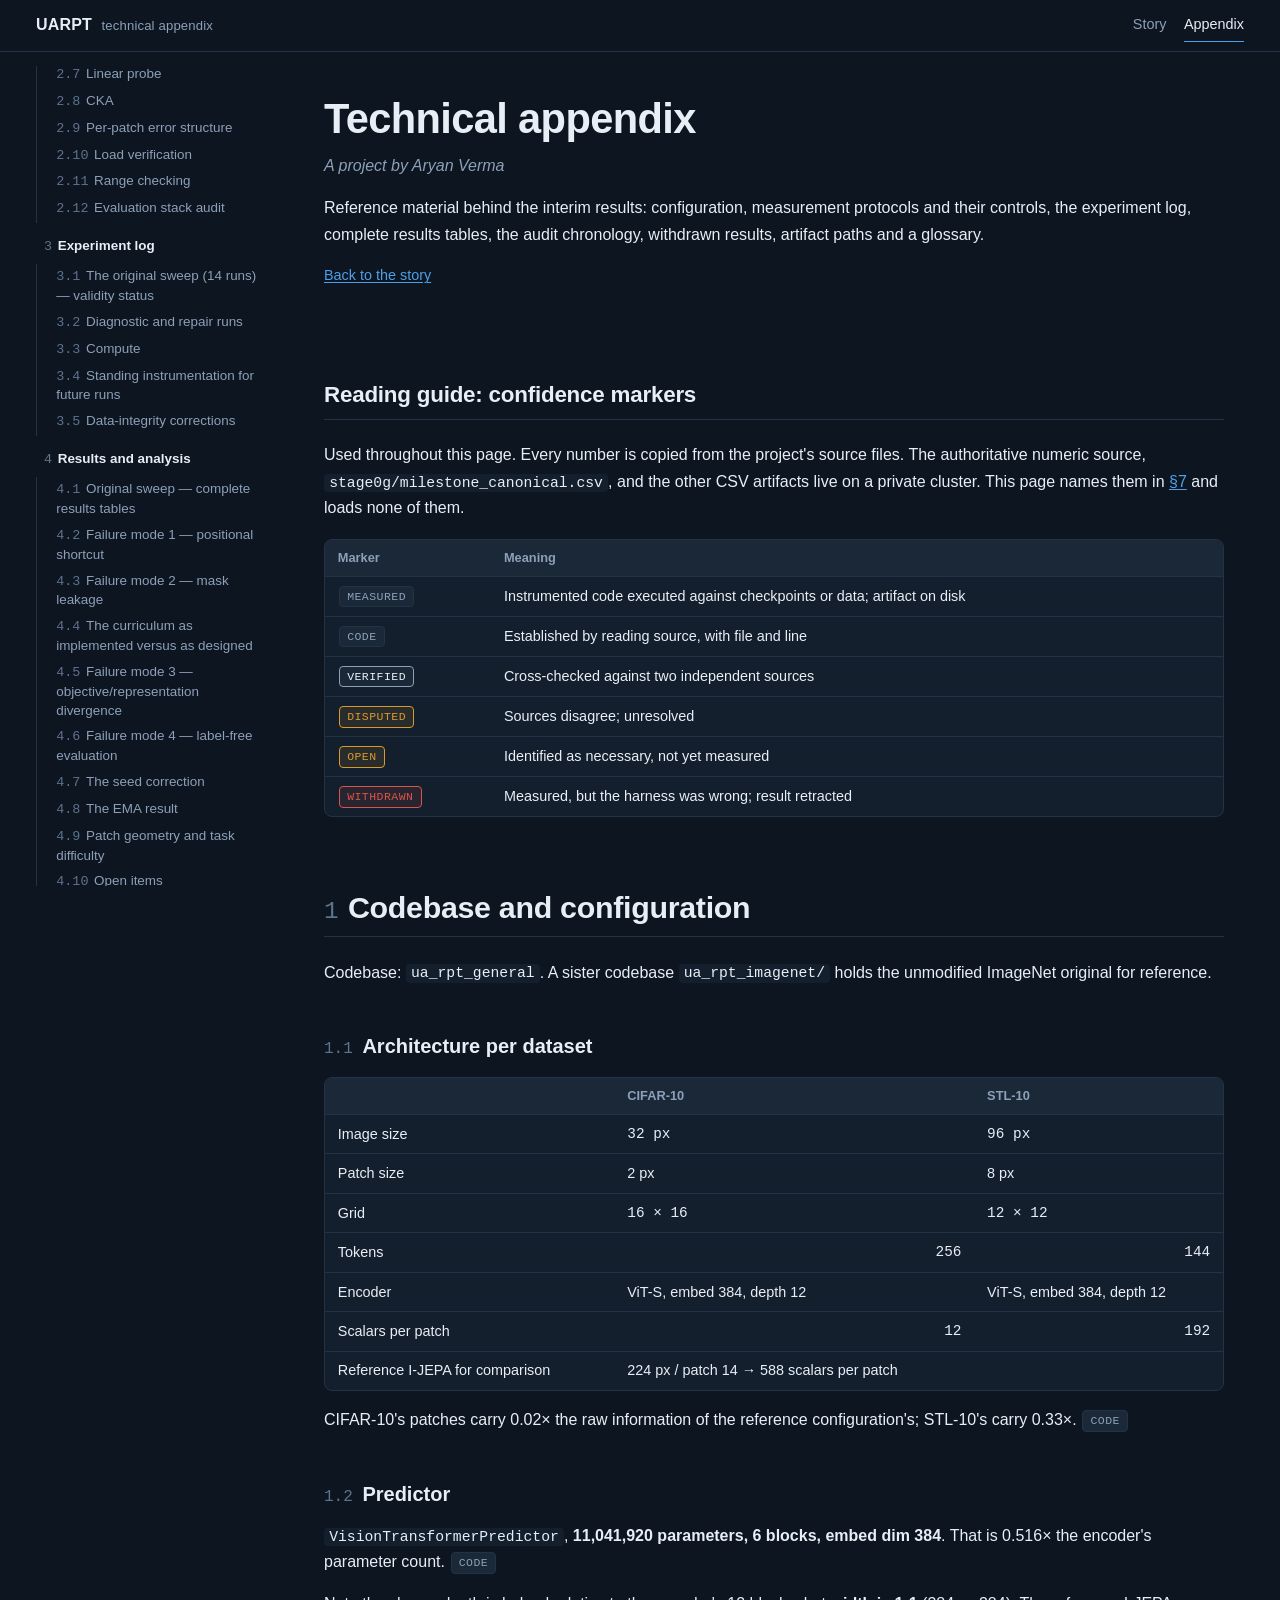
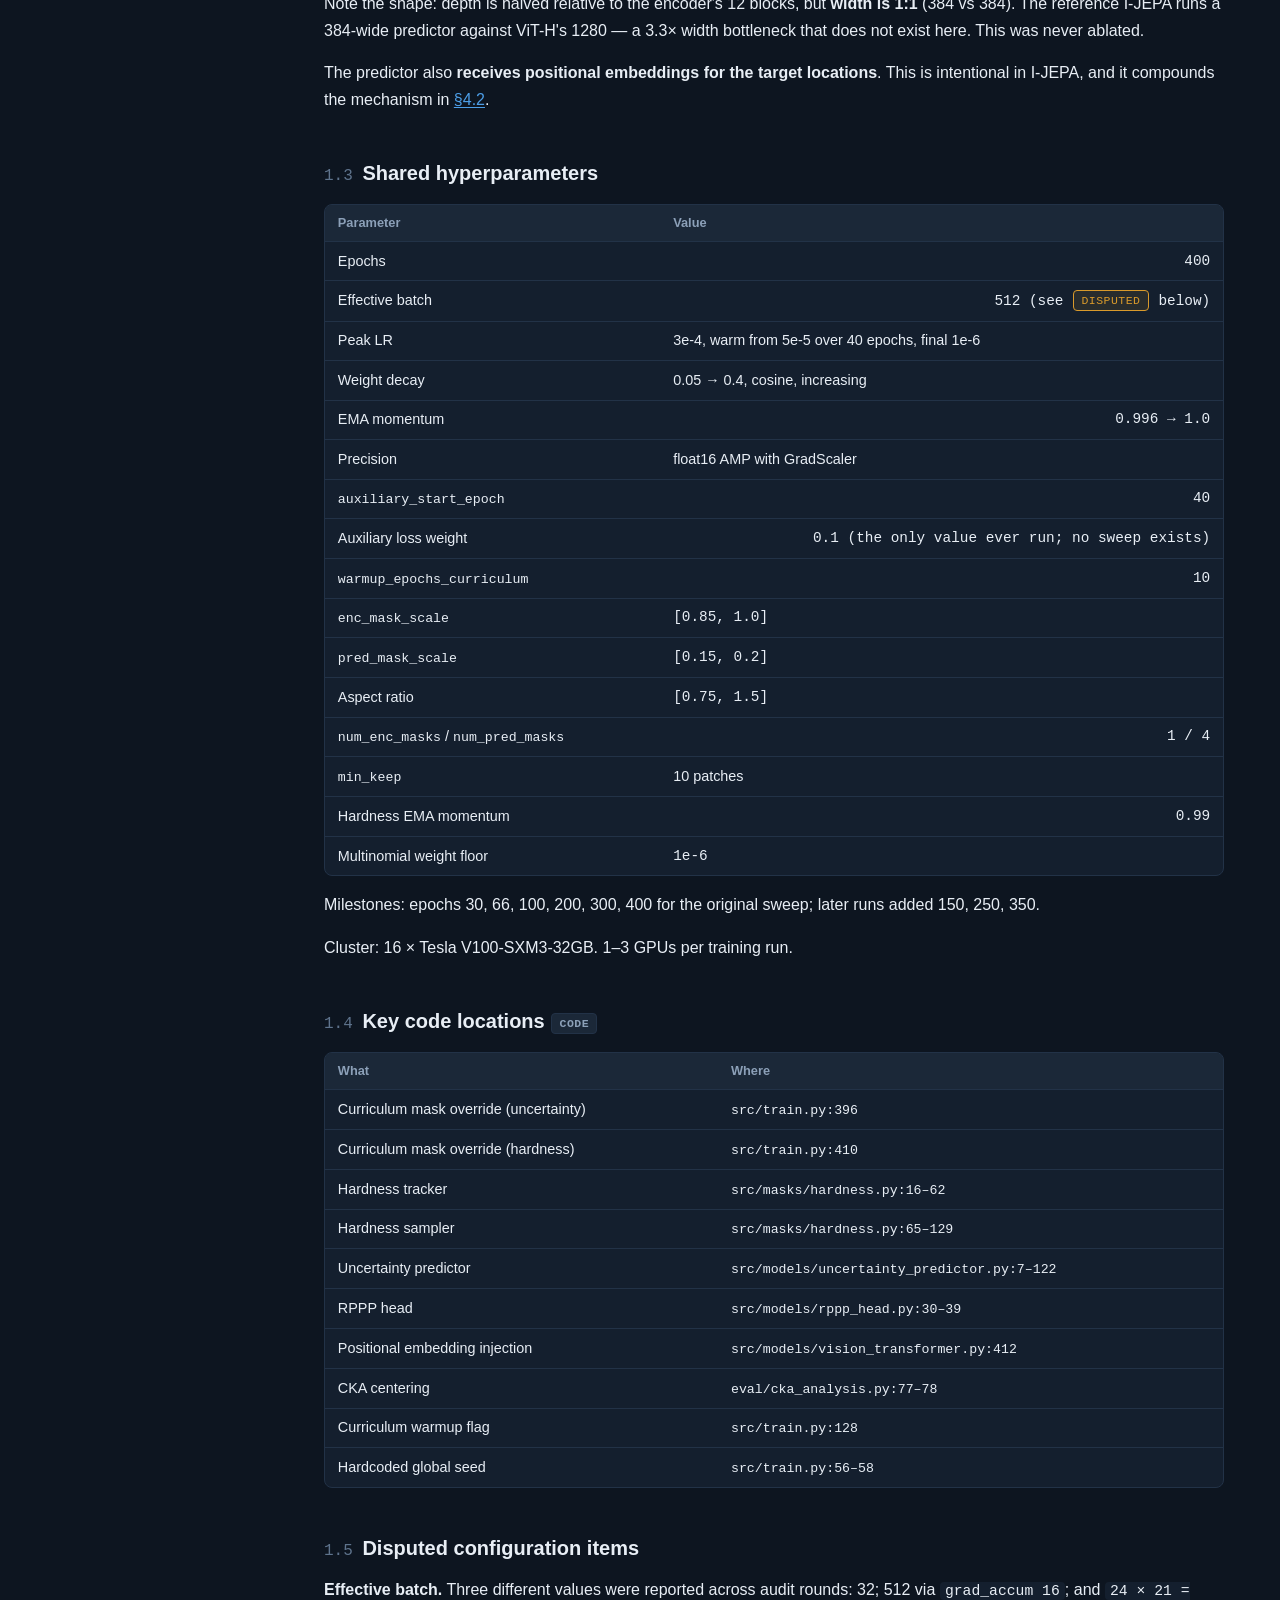
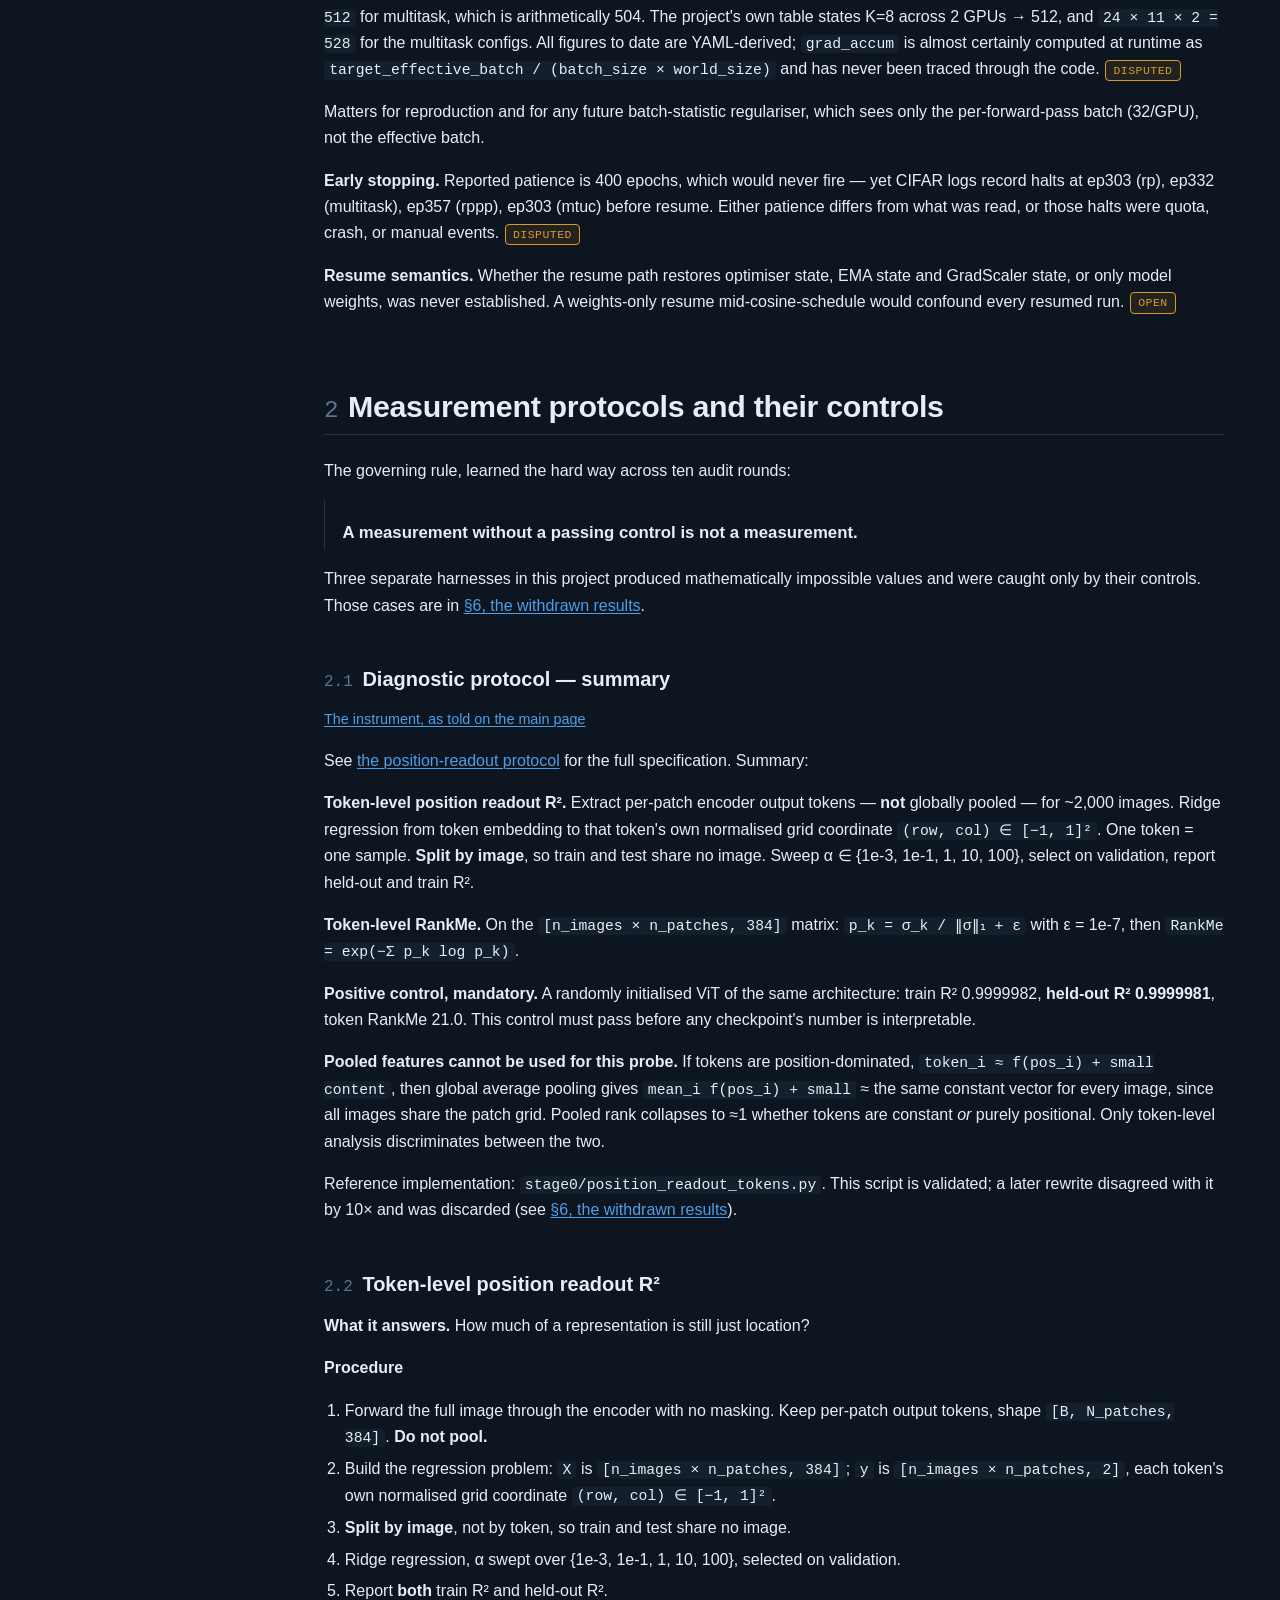
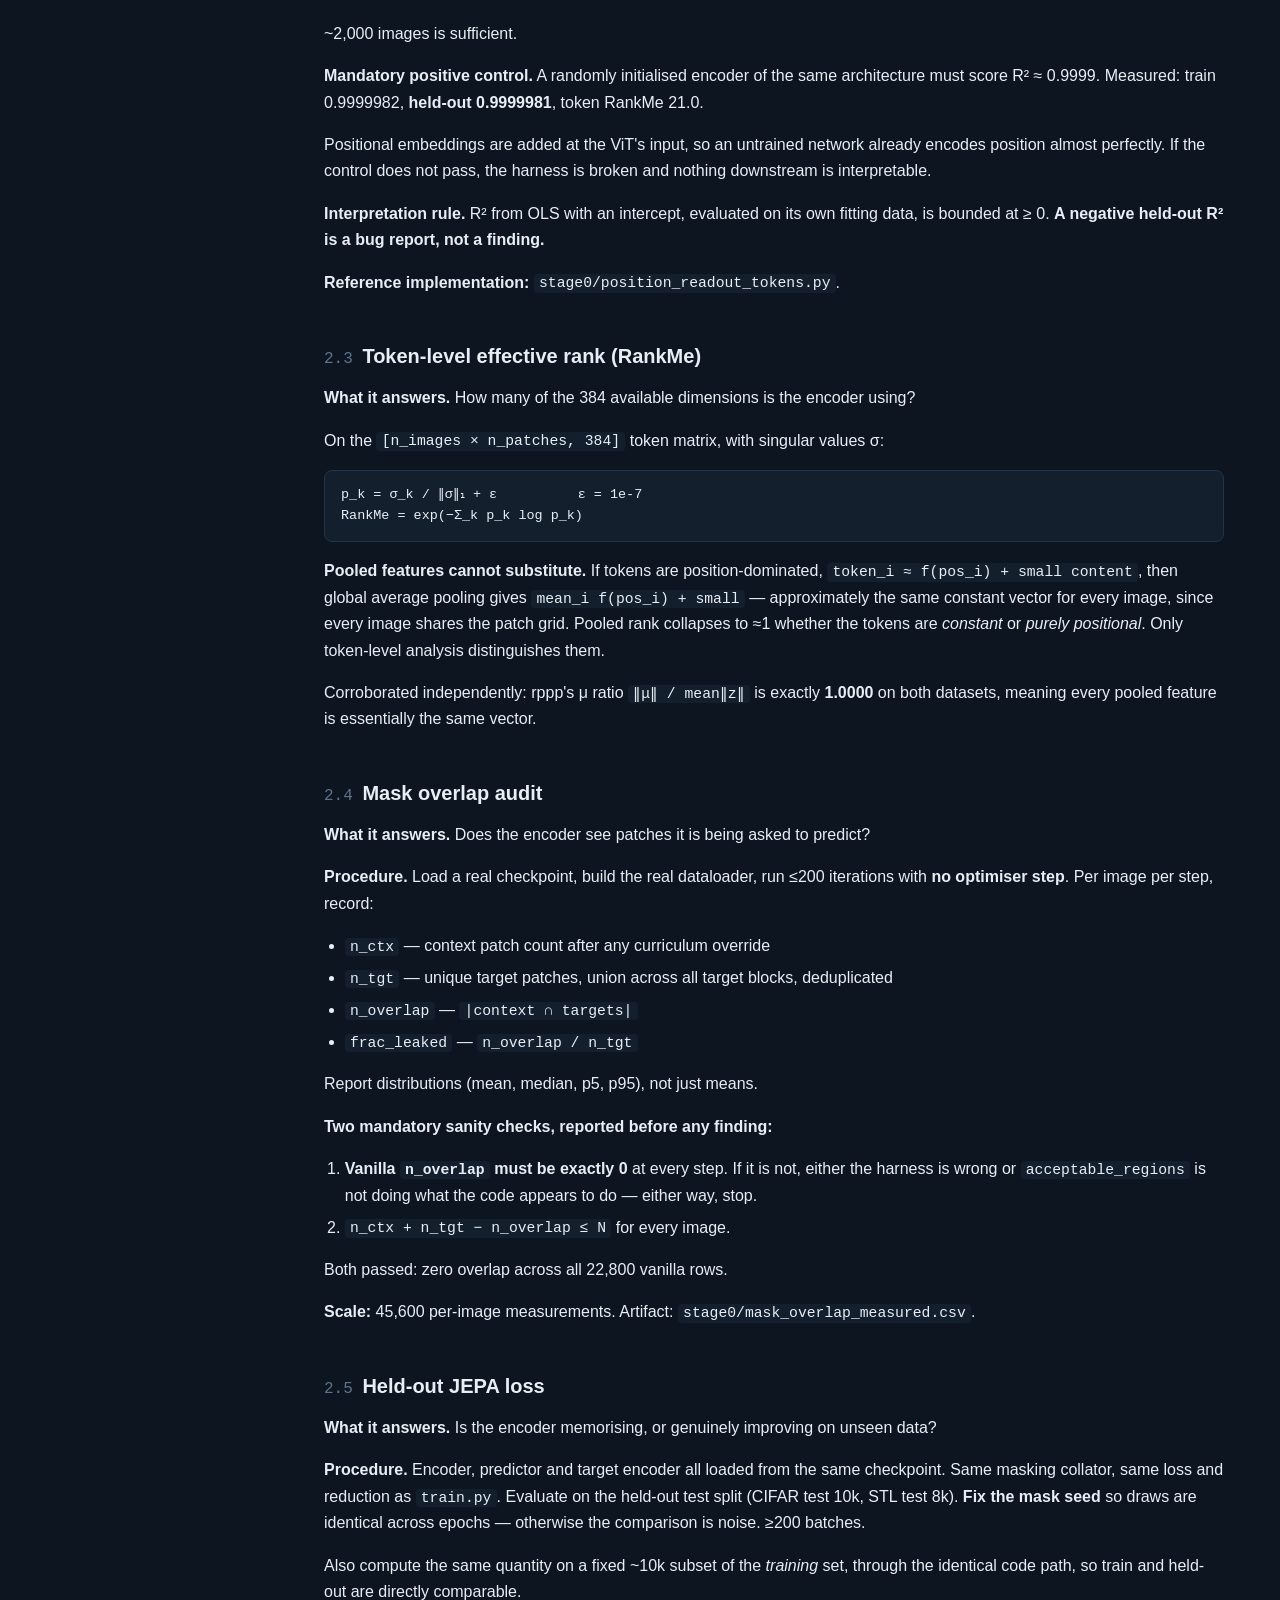
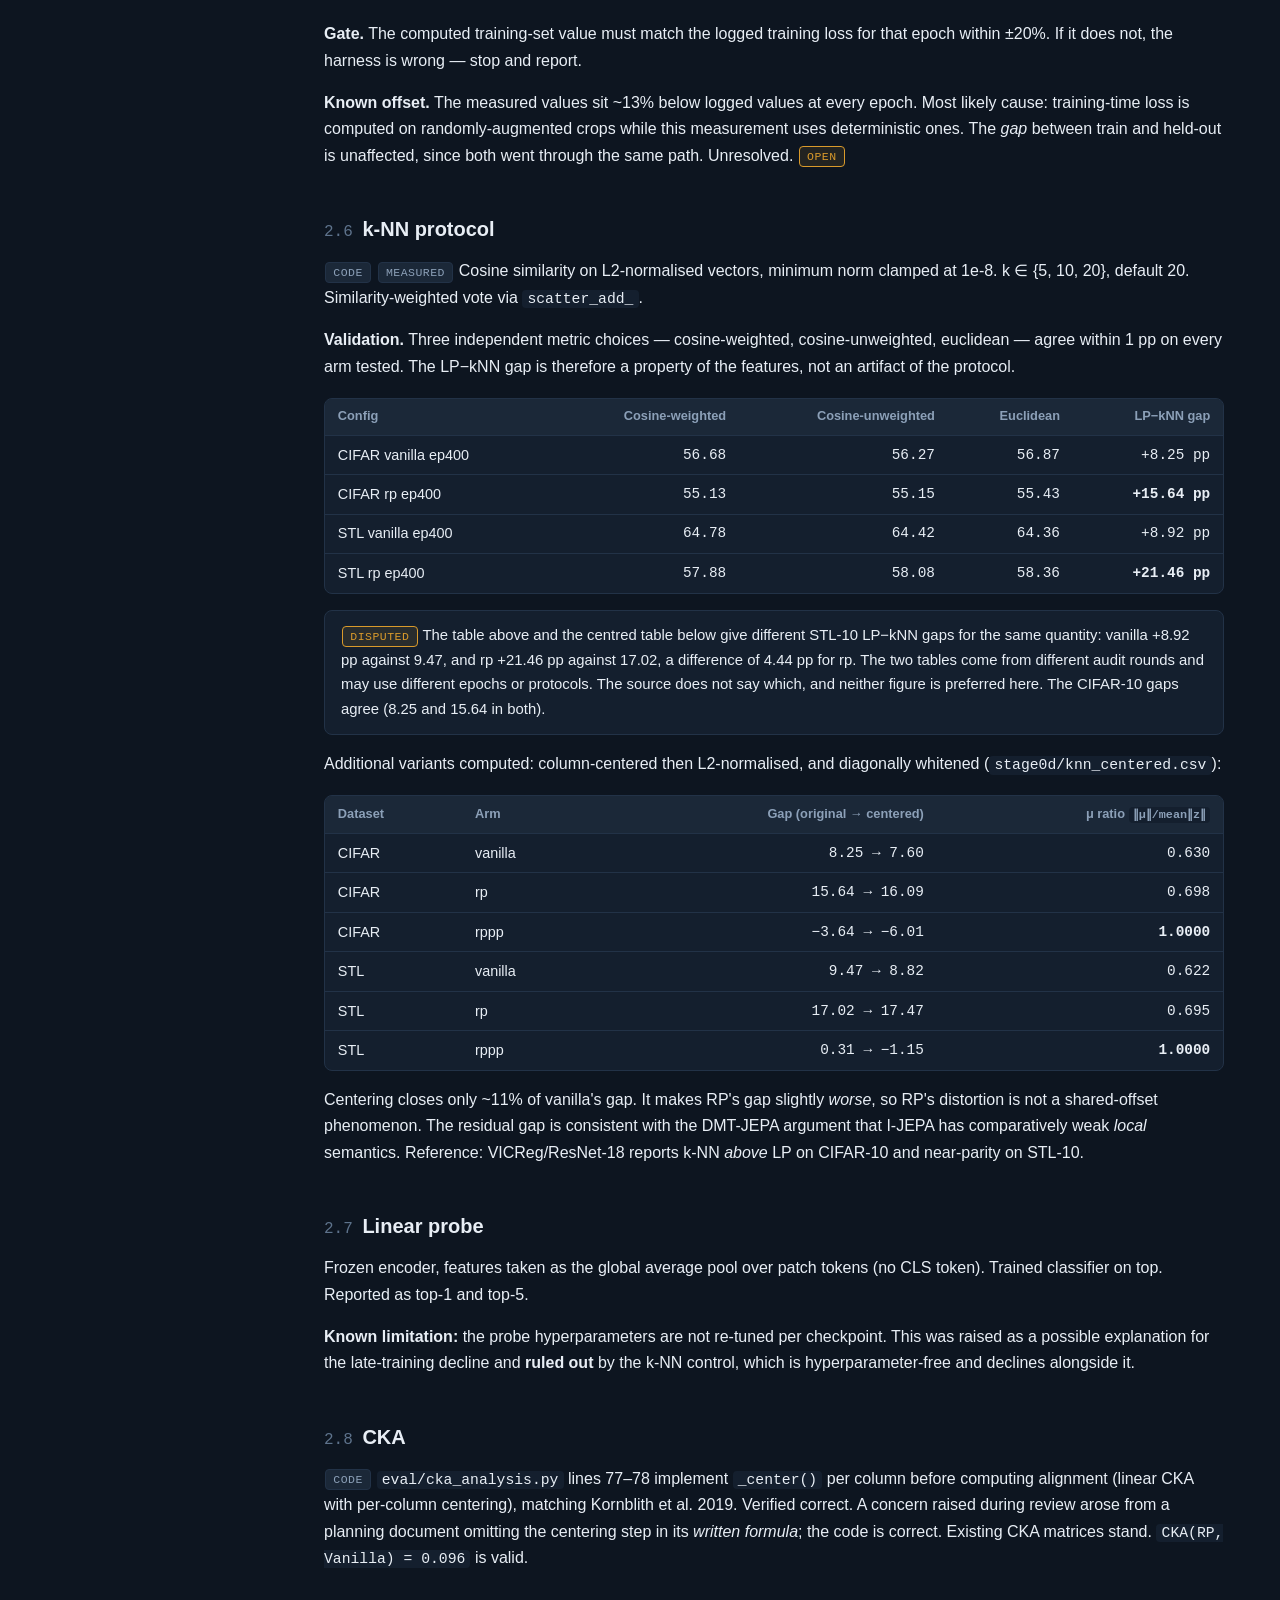
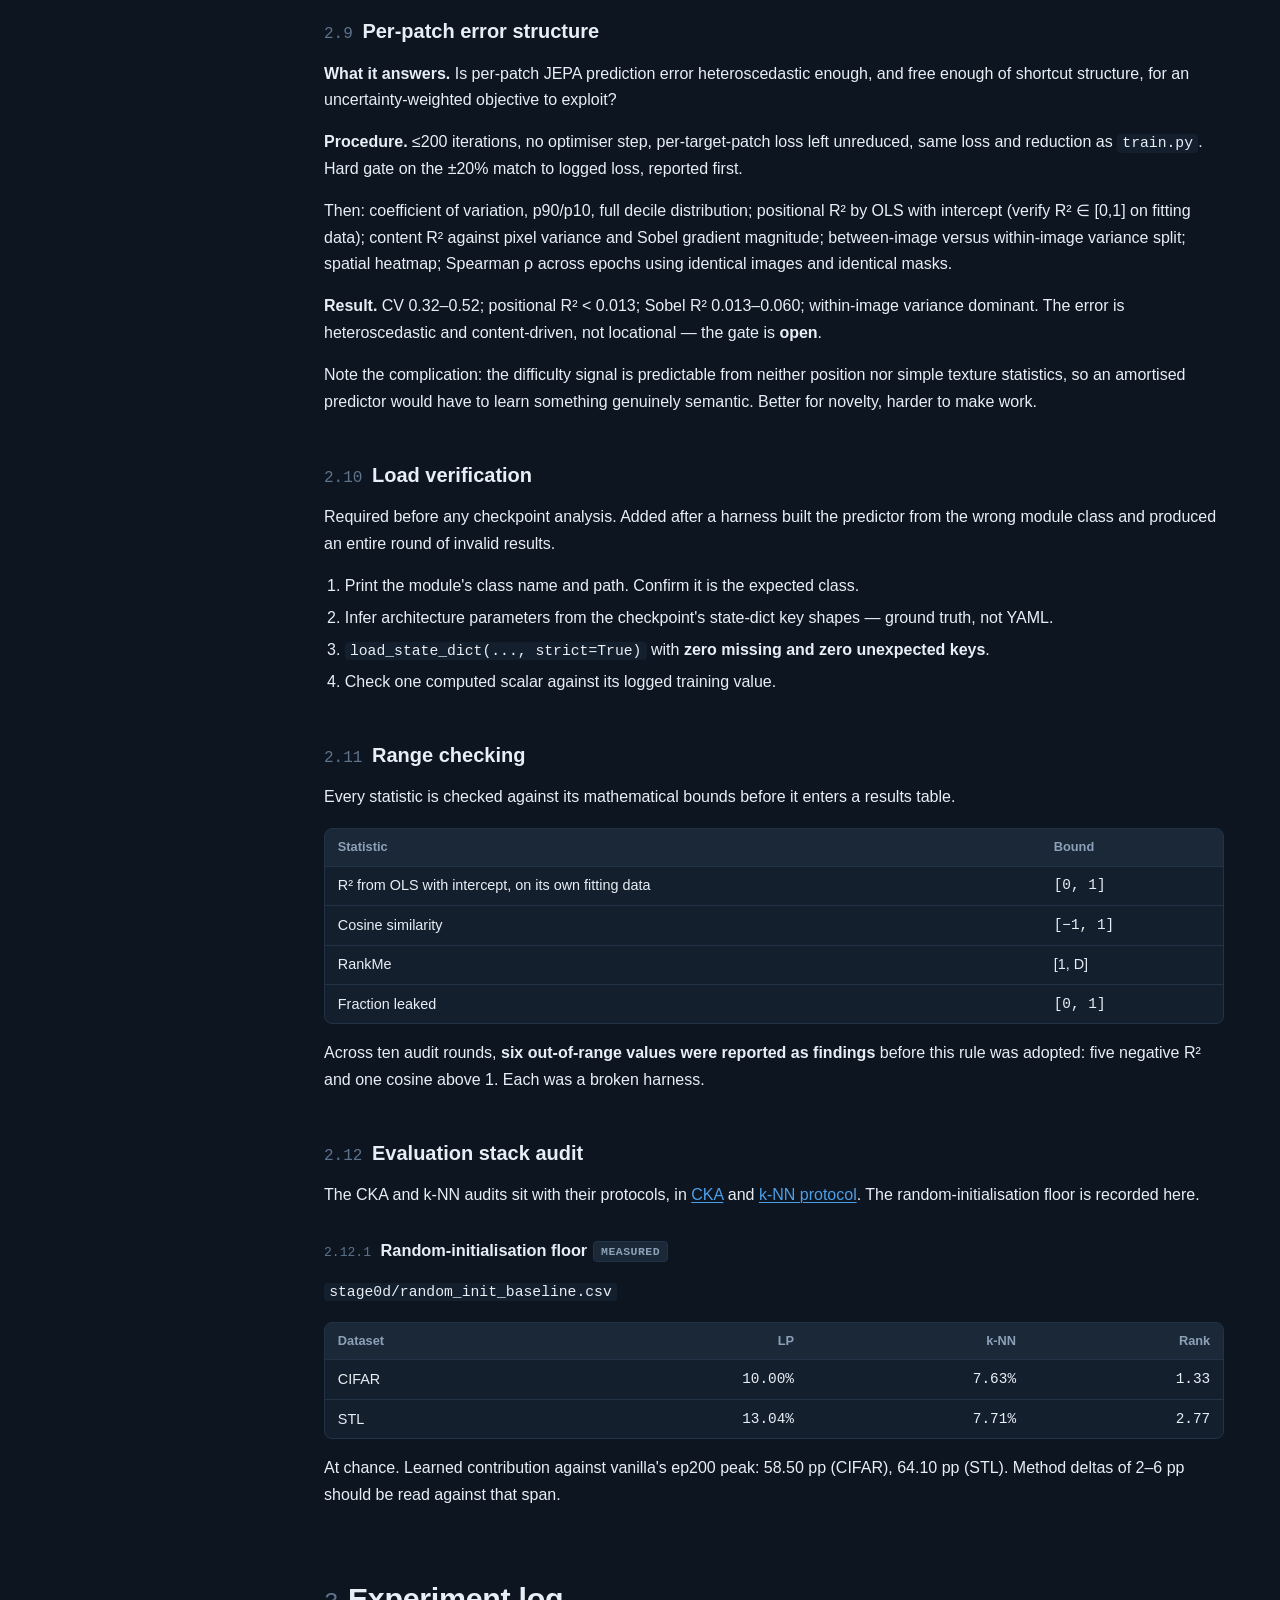
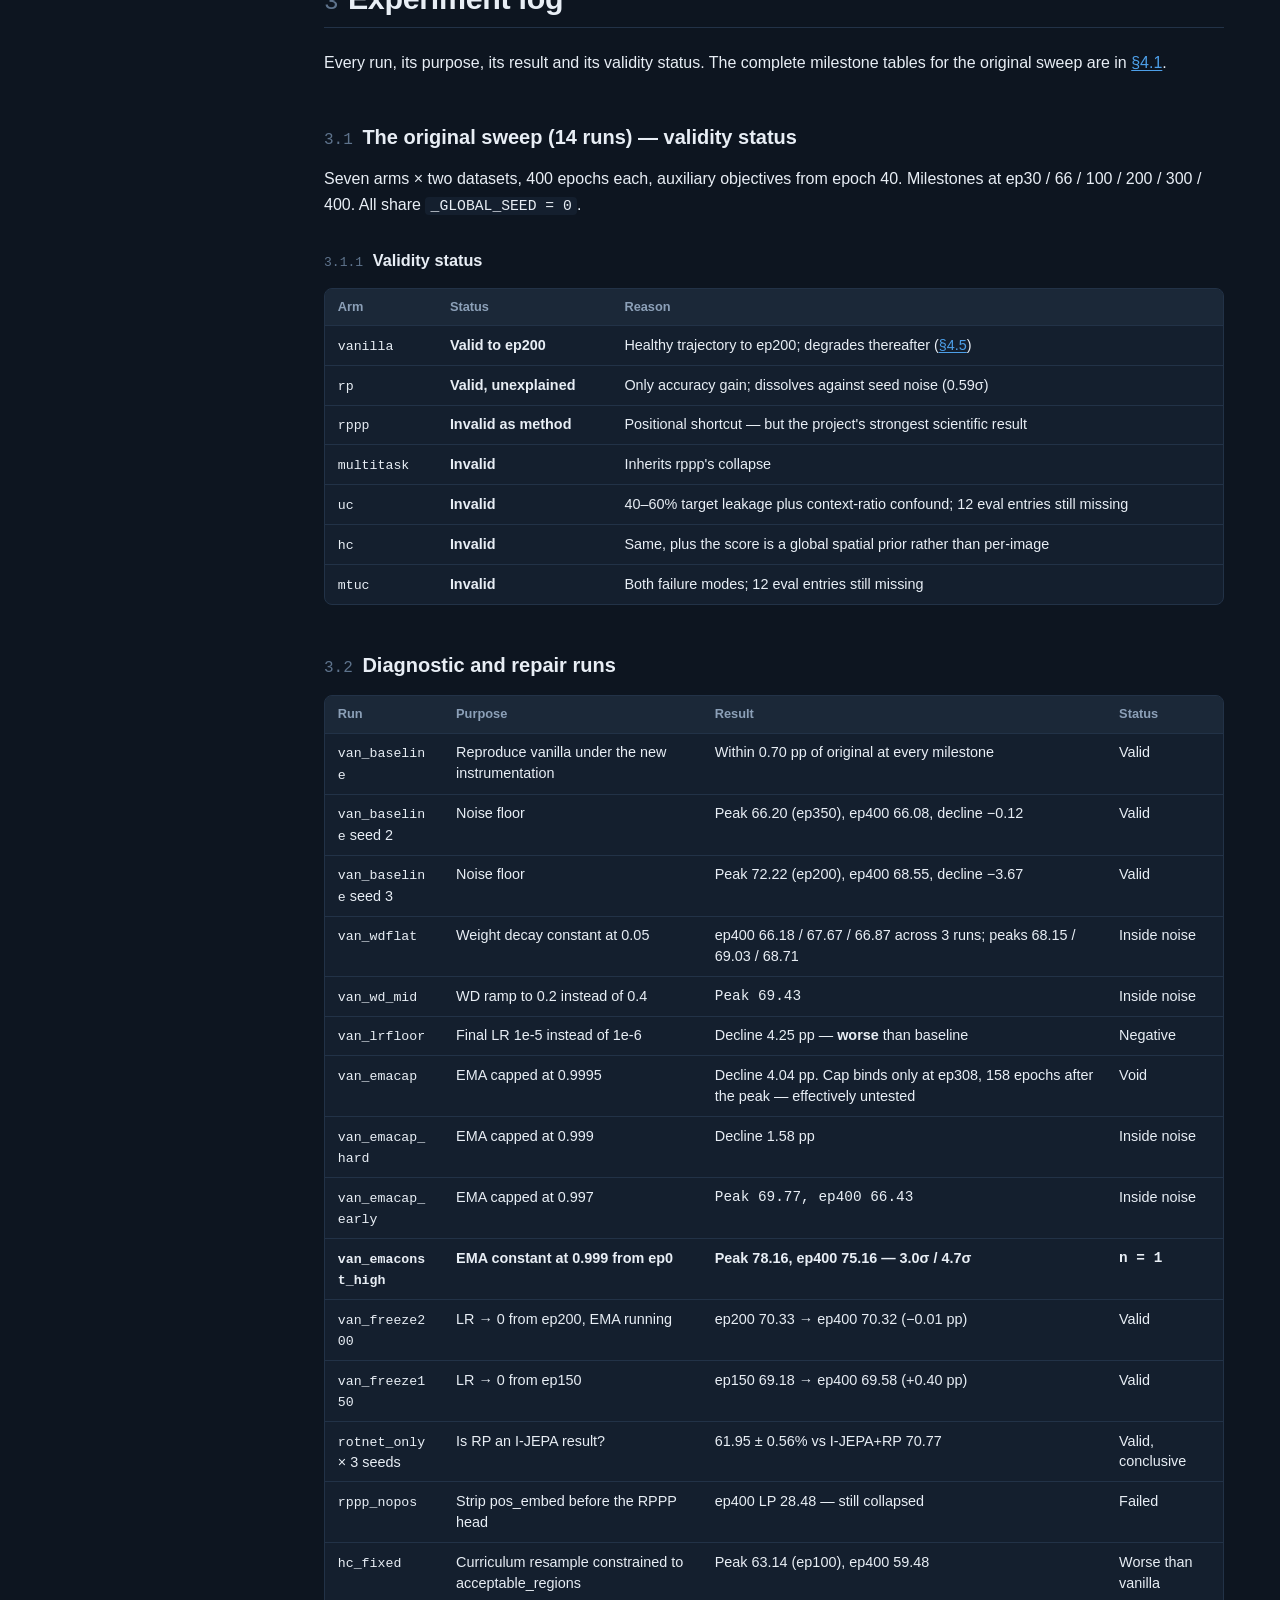
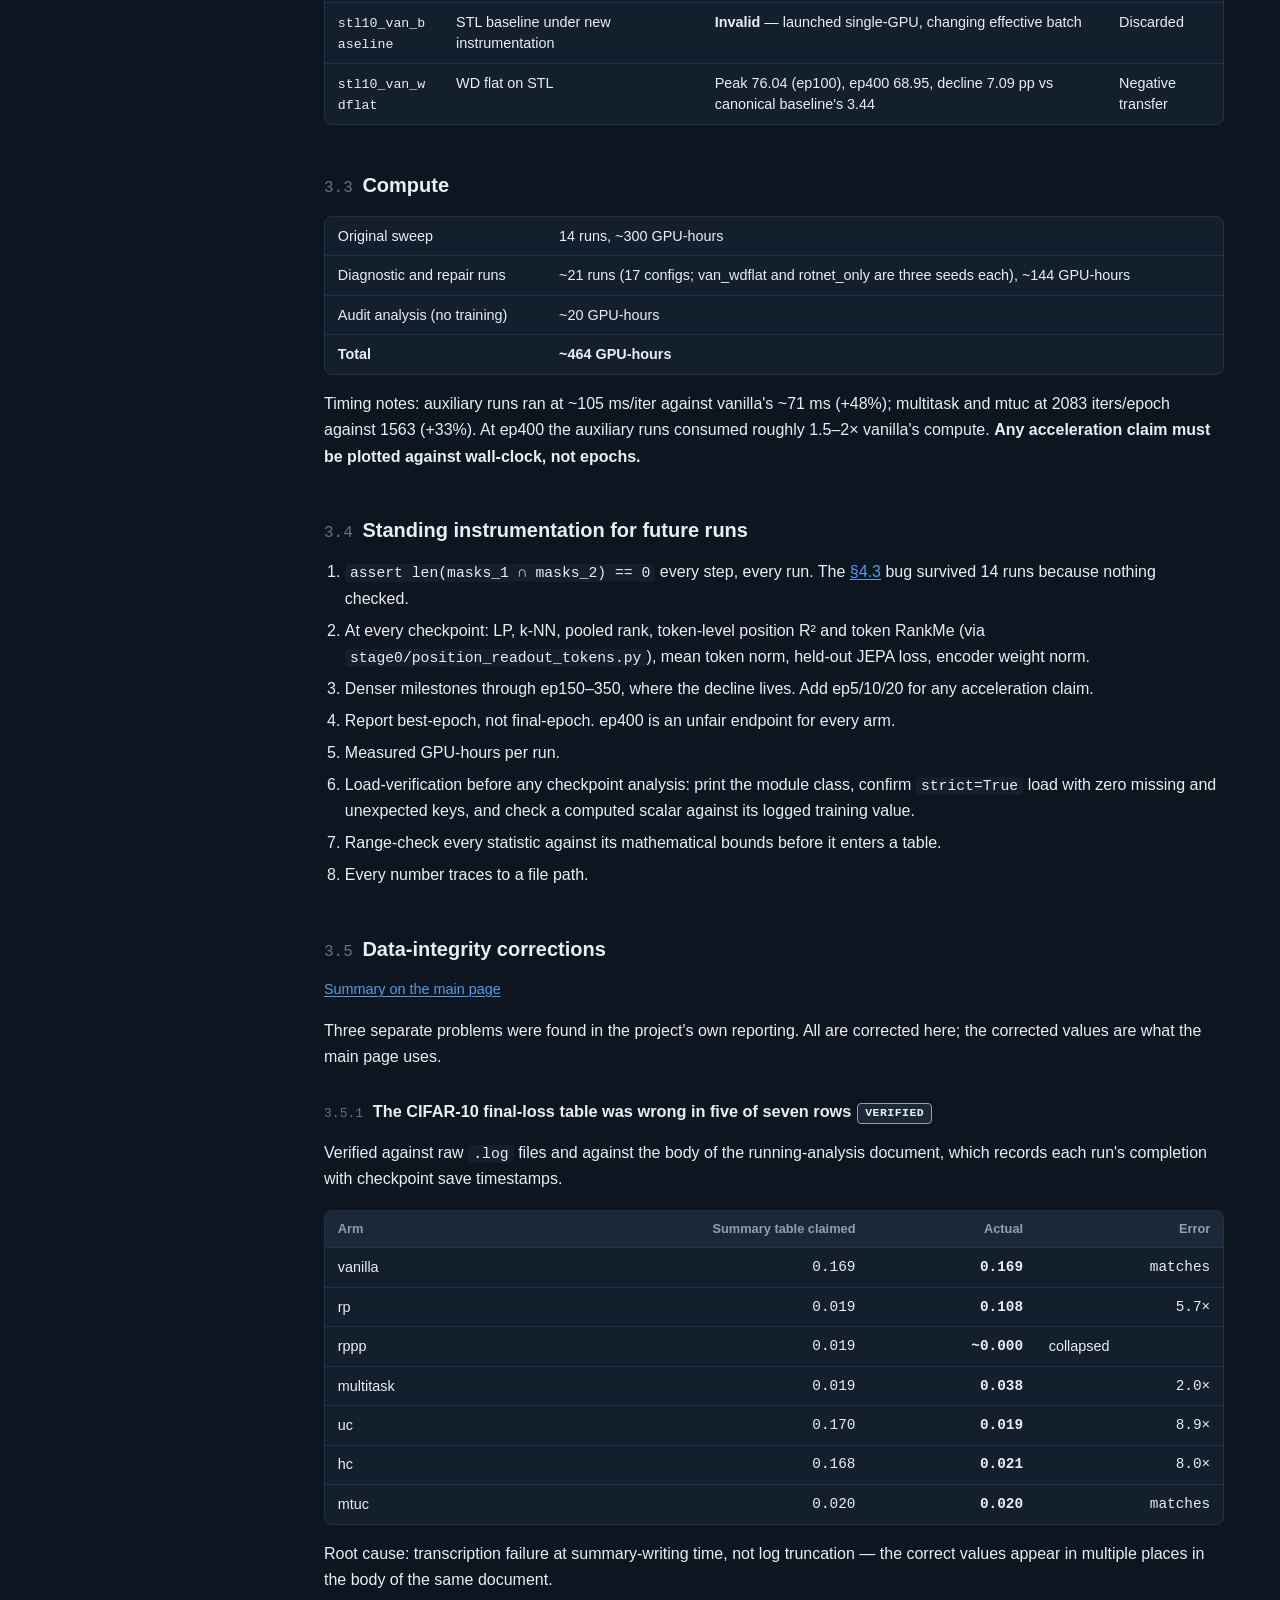
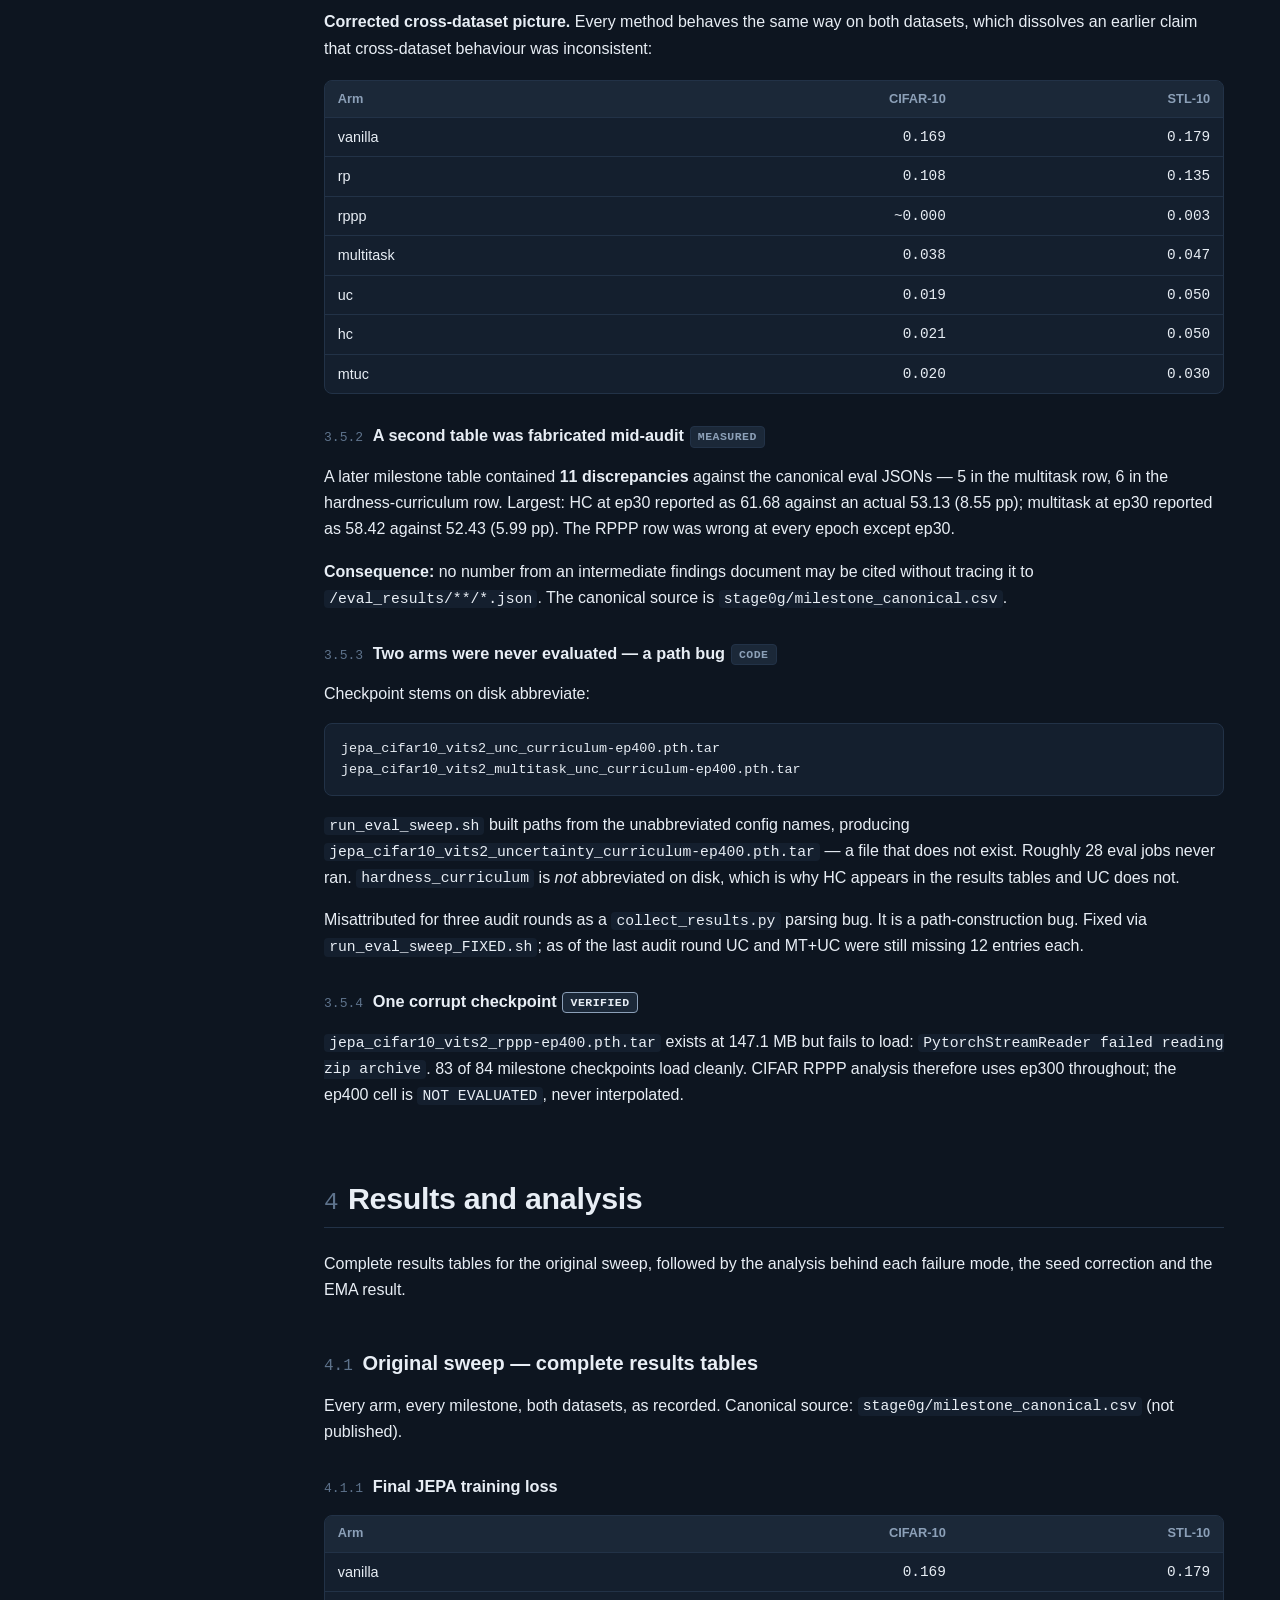
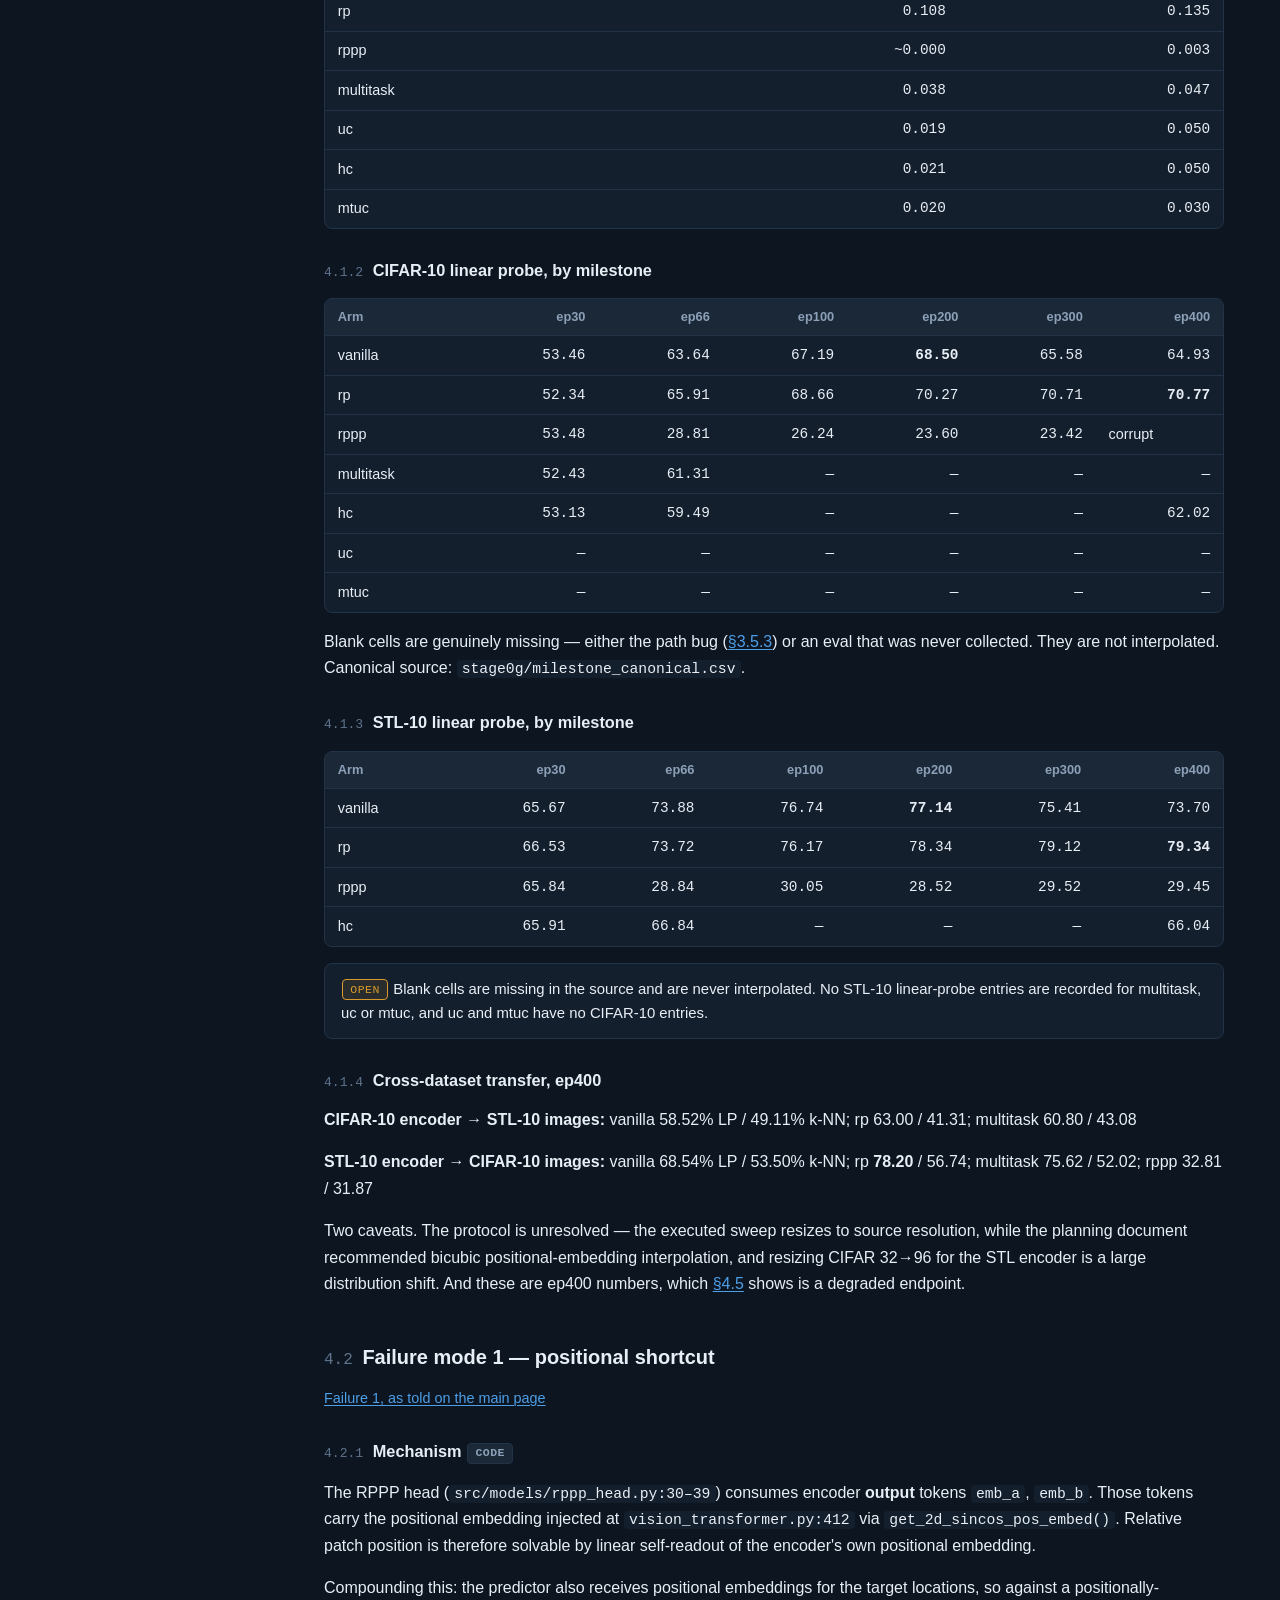
<file: technical.html>
<!doctype html>
<html lang="en">
<head>
<meta charset="utf-8">
<meta name="viewport" content="width=device-width, initial-scale=1">
<meta name="color-scheme" content="dark">
<title>UARPT technical appendix</title>
<meta name="description" content="Technical appendix to the UARPT / I-JEPA interim results: configuration, protocols and controls, experiment log, complete results, audit chronology, withdrawn results, artifact index and glossary. A project by Aryan Verma.">
<link rel="stylesheet" href="assets/style.css">
<script>document.documentElement.classList.add('js');</script>
</head>
<body>
<a class="skip" href="#top-of-doc">Skip to content</a>
<header class="topbar">
  <div class="topbar-in">
    <a class="brand" href="index.html">UARPT<small>technical appendix</small></a>
    <nav class="navlinks" aria-label="Pages">
      <a href="index.html">Story</a>
      <a href="technical.html" aria-current="page">Appendix</a>
    </nav>
  </div>
</header>

<div class="doc">
  <nav class="toc-side" aria-label="Appendix contents">
    <div class="toc-title">Contents</div>
<ol>
<li><a href="#configuration"><span class="tn">1</span>Codebase and configuration</a>
<ol>
<li><a href="#architecture-per-dataset"><span class="tn">1.1</span>Architecture per dataset</a></li>
<li><a href="#predictor"><span class="tn">1.2</span>Predictor</a></li>
<li><a href="#shared-hyperparameters"><span class="tn">1.3</span>Shared hyperparameters</a></li>
<li><a href="#key-code-locations"><span class="tn">1.4</span>Key code locations</a></li>
<li><a href="#disputed-configuration-items"><span class="tn">1.5</span>Disputed configuration items</a></li>
</ol>
</li>
<li><a href="#methods"><span class="tn">2</span>Measurement protocols and their controls</a>
<ol>
<li><a href="#diagnostic-protocol"><span class="tn">2.1</span>Diagnostic protocol — summary</a></li>
<li><a href="#token-level-position-readout-r2"><span class="tn">2.2</span>Token-level position readout R²</a></li>
<li><a href="#token-level-effective-rank"><span class="tn">2.3</span>Token-level effective rank (RankMe)</a></li>
<li><a href="#mask-overlap-audit"><span class="tn">2.4</span>Mask overlap audit</a></li>
<li><a href="#held-out-jepa-loss"><span class="tn">2.5</span>Held-out JEPA loss</a></li>
<li><a href="#k-nn-protocol"><span class="tn">2.6</span>k-NN protocol</a></li>
<li><a href="#linear-probe"><span class="tn">2.7</span>Linear probe</a></li>
<li><a href="#cka"><span class="tn">2.8</span>CKA</a></li>
<li><a href="#per-patch-error-structure"><span class="tn">2.9</span>Per-patch error structure</a></li>
<li><a href="#load-verification"><span class="tn">2.10</span>Load verification</a></li>
<li><a href="#range-checking"><span class="tn">2.11</span>Range checking</a></li>
<li><a href="#evaluation-stack"><span class="tn">2.12</span>Evaluation stack audit</a></li>
</ol>
</li>
<li><a href="#experiment-log"><span class="tn">3</span>Experiment log</a>
<ol>
<li><a href="#the-original-sweep-validity-status"><span class="tn">3.1</span>The original sweep (14 runs) — validity status</a></li>
<li><a href="#diagnostic-and-repair-runs"><span class="tn">3.2</span>Diagnostic and repair runs</a></li>
<li><a href="#compute"><span class="tn">3.3</span>Compute</a></li>
<li><a href="#standing-instrumentation-for-future-runs"><span class="tn">3.4</span>Standing instrumentation for future runs</a></li>
<li><a href="#data-integrity"><span class="tn">3.5</span>Data-integrity corrections</a></li>
</ol>
</li>
<li><a href="#results"><span class="tn">4</span>Results and analysis</a>
<ol>
<li><a href="#results-tables"><span class="tn">4.1</span>Original sweep — complete results tables</a></li>
<li><a href="#failure-positional"><span class="tn">4.2</span>Failure mode 1 — positional shortcut</a></li>
<li><a href="#failure-leak"><span class="tn">4.3</span>Failure mode 2 — mask leakage</a></li>
<li><a href="#curriculum-design"><span class="tn">4.4</span>The curriculum as implemented versus as designed</a></li>
<li><a href="#failure-divergence"><span class="tn">4.5</span>Failure mode 3 — objective/representation divergence</a></li>
<li><a href="#failure-labelfree"><span class="tn">4.6</span>Failure mode 4 — label-free evaluation</a></li>
<li><a href="#seed-correction"><span class="tn">4.7</span>The seed correction</a></li>
<li><a href="#ema-result"><span class="tn">4.8</span>The EMA result</a></li>
<li><a href="#patch-geometry"><span class="tn">4.9</span>Patch geometry and task difficulty</a></li>
<li><a href="#open-items"><span class="tn">4.10</span>Open items</a></li>
</ol>
</li>
<li><a href="#chronology"><span class="tn">5</span>Audit chronology</a>
<ol>
<li><a href="#round-0-initial-review"><span class="tn">5.1</span>Round 0 — initial review</a></li>
<li><a href="#round-0b"><span class="tn">5.2</span>Round 0b</a></li>
<li><a href="#round-0c"><span class="tn">5.3</span>Round 0c</a></li>
<li><a href="#round-0d"><span class="tn">5.4</span>Round 0d</a></li>
<li><a href="#round-0e"><span class="tn">5.5</span>Round 0e</a></li>
<li><a href="#round-0f"><span class="tn">5.6</span>Round 0f</a></li>
<li><a href="#round-0g"><span class="tn">5.7</span>Round 0g</a></li>
<li><a href="#round-1a"><span class="tn">5.8</span>Round 1a</a></li>
<li><a href="#round-1b"><span class="tn">5.9</span>Round 1b</a></li>
<li><a href="#round-2"><span class="tn">5.10</span>Round 2</a></li>
<li><a href="#recurring-failure-patterns"><span class="tn">5.11</span>Recurring failure patterns</a></li>
</ol>
</li>
<li><a href="#withdrawn"><span class="tn">6</span>Withdrawn results and why</a>
<ol>
<li><a href="#withdrawn-continuous-regression"><span class="tn">6.1</span>"Continuous (Δrow, Δcol) regression fixes the RPPP shortcut"</a></li>
<li><a href="#withdrawn-early-acceleration"><span class="tn">6.2</span>"Curriculum masking produces early acceleration (+8 pp at epoch 30)"</a></li>
<li><a href="#withdrawn-patch-degenerate"><span class="tn">6.3</span>"CIFAR's 2×2-pixel patches make the prediction task degenerate"</a></li>
<li><a href="#withdrawn-hardness-coupled"><span class="tn">6.4</span>"The mask leak is hardness-coupled"</a></li>
<li><a href="#withdrawn-overregularisation"><span class="tn">6.5</span>"Late-training degradation is weight-decay-driven over-regularisation"</a></li>
<li><a href="#withdrawn-broken-harnesses"><span class="tn">6.6</span>Two broken measurement harnesses</a></li>
<li><a href="#withdrawn-dual-objectives"><span class="tn">6.7</span>"I-JEPA requires dual objectives from the start"</a></li>
<li><a href="#withdrawn-noise-floor"><span class="tn">6.8</span>Claims that dissolved against the corrected noise floor</a></li>
<li><a href="#process-note"><span class="tn">6.9</span>Process note</a></li>
</ol>
</li>
<li><a href="#artifacts"><span class="tn">7</span>Artifact index</a>
</li>
<li><a href="#glossary"><span class="tn">8</span>Glossary</a>
<ol>
<li><a href="#glossary-core-setting"><span class="tn">8.1</span>Core setting</a></li>
<li><a href="#glossary-i-jepa-specifically"><span class="tn">8.2</span>I-JEPA specifically</a></li>
<li><a href="#glossary-auxiliary-objectives"><span class="tn">8.3</span>Auxiliary objectives</a></li>
<li><a href="#glossary-measurement"><span class="tn">8.4</span>Measurement</a></li>
<li><a href="#glossary-experimental-practice"><span class="tn">8.5</span>Experimental practice</a></li>
</ol>
</li>
</ol>
  </nav>

  <main class="doc-main" id="top-of-doc">
    <div class="doc-head">
      <h1>Technical appendix</h1>
      <p class="byline">A project by Aryan Verma</p>
      <p class="lede">Reference material behind the interim results: configuration, measurement protocols and their controls,
      the experiment log, complete results tables, the audit chronology, withdrawn results, artifact paths and a glossary.</p>
      <p class="backlink"><a href="index.html">Back to the story</a></p>
    </div>
<section class="group" id="confidence-markers" aria-labelledby="confidence-markers-h"><h2 id="confidence-markers-h" style="font-size:1.4rem">Reading guide: confidence markers<a class="anchor" href="#confidence-markers" aria-label="Link to this section">#</a></h2><p>Used throughout this page. Every number is copied from the project's source files. The authoritative numeric source, <code>stage0g/milestone_canonical.csv</code>, and the other CSV artifacts live on a private cluster. This page names them in <a class="xref" href="#artifacts">§7</a> and loads none of them.</p><div class="tablewrap" tabindex="0"><table class="tbl"><thead><tr><th scope="col">Marker</th><th scope="col">Meaning</th></tr></thead><tbody><tr><td><span class="mk measured">MEASURED</span></td><td>Instrumented code executed against checkpoints or data; artifact on disk</td></tr><tr><td><span class="mk code">CODE</span></td><td>Established by reading source, with file and line</td></tr><tr><td><span class="mk verified">VERIFIED</span></td><td>Cross-checked against two independent sources</td></tr><tr><td><span class="mk disputed">DISPUTED</span></td><td>Sources disagree; unresolved</td></tr><tr><td><span class="mk open">OPEN</span></td><td>Identified as necessary, not yet measured</td></tr><tr><td><span class="mk withdrawn">WITHDRAWN</span></td><td>Measured, but the harness was wrong; result retracted</td></tr></tbody></table></div></section>
<section class="group" id="configuration" aria-labelledby="configuration-h">
<h2 id="configuration-h"><span class="num">1</span>Codebase and configuration<a class="anchor" href="#configuration" aria-label="Link to this section">#</a></h2>
<p>Codebase: <code>ua_rpt_general</code>. A sister codebase <code>ua_rpt_imagenet/</code> holds the unmodified ImageNet original for reference.</p>
<h3 id="architecture-per-dataset"><span class="num">1.1</span>Architecture per dataset<a class="anchor" href="#architecture-per-dataset" aria-label="Link to this section">#</a></h3>
<div class="tablewrap" tabindex="0"><table class="tbl"><thead><tr><th scope="col"></th><th scope="col">CIFAR-10</th><th scope="col">STL-10</th></tr></thead><tbody><tr><td>Image size</td><td class="m">32 px</td><td class="m">96 px</td></tr><tr><td>Patch size</td><td>2 px</td><td>8 px</td></tr><tr><td>Grid</td><td class="m">16 × 16</td><td class="m">12 × 12</td></tr><tr><td>Tokens</td><td class="n">256</td><td class="n">144</td></tr><tr><td>Encoder</td><td>ViT-S, embed 384, depth 12</td><td>ViT-S, embed 384, depth 12</td></tr><tr><td>Scalars per patch</td><td class="n">12</td><td class="n">192</td></tr><tr><td>Reference I-JEPA for comparison</td><td>224 px / patch 14 → 588 scalars per patch</td><td class="n"></td></tr></tbody></table></div>
<p>CIFAR-10's patches carry 0.02× the raw information of the reference configuration's; STL-10's carry 0.33×. <span class="mk code">CODE</span></p>
<h3 id="predictor"><span class="num">1.2</span>Predictor<a class="anchor" href="#predictor" aria-label="Link to this section">#</a></h3>
<p><code>VisionTransformerPredictor</code>, <strong>11,041,920 parameters, 6 blocks, embed dim 384</strong>. That is 0.516× the encoder's parameter count. <span class="mk code">CODE</span></p>
<p>Note the shape: depth is halved relative to the encoder's 12 blocks, but <strong>width is 1:1</strong> (384 vs 384). The reference I-JEPA runs a 384-wide predictor against ViT-H's 1280 — a 3.3× width bottleneck that does not exist here. This was never ablated.</p>
<p>The predictor also <strong>receives positional embeddings for the target locations</strong>. This is intentional in I-JEPA, and it compounds the mechanism in <a href="#failure-positional">§4.2</a>.</p>
<h3 id="shared-hyperparameters"><span class="num">1.3</span>Shared hyperparameters<a class="anchor" href="#shared-hyperparameters" aria-label="Link to this section">#</a></h3>
<div class="tablewrap" tabindex="0"><table class="tbl"><thead><tr><th scope="col">Parameter</th><th scope="col">Value</th></tr></thead><tbody><tr><td>Epochs</td><td class="n">400</td></tr><tr><td>Effective batch</td><td class="n">512 (see <span class="mk disputed">DISPUTED</span> below)</td></tr><tr><td>Peak LR</td><td>3e-4, warm from 5e-5 over 40 epochs, final 1e-6</td></tr><tr><td>Weight decay</td><td>0.05 → 0.4, cosine, increasing</td></tr><tr><td>EMA momentum</td><td class="n">0.996 → 1.0</td></tr><tr><td>Precision</td><td>float16 AMP with GradScaler</td></tr><tr><td><code>auxiliary_start_epoch</code></td><td class="n">40</td></tr><tr><td>Auxiliary loss weight</td><td class="n">0.1 (the only value ever run; no sweep exists)</td></tr><tr><td><code>warmup_epochs_curriculum</code></td><td class="n">10</td></tr><tr><td><code>enc_mask_scale</code></td><td class="m">[0.85, 1.0]</td></tr><tr><td><code>pred_mask_scale</code></td><td class="m">[0.15, 0.2]</td></tr><tr><td>Aspect ratio</td><td class="m">[0.75, 1.5]</td></tr><tr><td><code>num_enc_masks</code> / <code>num_pred_masks</code></td><td class="n">1 / 4</td></tr><tr><td><code>min_keep</code></td><td>10 patches</td></tr><tr><td>Hardness EMA momentum</td><td class="n">0.99</td></tr><tr><td>Multinomial weight floor</td><td class="m">1e-6</td></tr></tbody></table></div>
<p>Milestones: epochs 30, 66, 100, 200, 300, 400 for the original sweep; later runs added 150, 250, 350.</p>
<p>Cluster: 16 × Tesla V100-SXM3-32GB. 1–3 GPUs per training run.</p>
<h3 id="key-code-locations"><span class="num">1.4</span>Key code locations <span class="mk code">CODE</span><a class="anchor" href="#key-code-locations" aria-label="Link to this section">#</a></h3>
<div class="tablewrap" tabindex="0"><table class="tbl"><thead><tr><th scope="col">What</th><th scope="col">Where</th></tr></thead><tbody><tr><td>Curriculum mask override (uncertainty)</td><td><code>src/train.py:396</code></td></tr><tr><td>Curriculum mask override (hardness)</td><td><code>src/train.py:410</code></td></tr><tr><td>Hardness tracker</td><td><code>src/masks/hardness.py:16–62</code></td></tr><tr><td>Hardness sampler</td><td><code>src/masks/hardness.py:65–129</code></td></tr><tr><td>Uncertainty predictor</td><td><code>src/models/uncertainty_predictor.py:7–122</code></td></tr><tr><td>RPPP head</td><td><code>src/models/rppp_head.py:30–39</code></td></tr><tr><td>Positional embedding injection</td><td><code>src/models/vision_transformer.py:412</code></td></tr><tr><td>CKA centering</td><td><code>eval/cka_analysis.py:77–78</code></td></tr><tr><td>Curriculum warmup flag</td><td><code>src/train.py:128</code></td></tr><tr><td>Hardcoded global seed</td><td><code>src/train.py:56–58</code></td></tr></tbody></table></div>
<h3 id="disputed-configuration-items"><span class="num">1.5</span>Disputed configuration items<a class="anchor" href="#disputed-configuration-items" aria-label="Link to this section">#</a></h3>
<p><strong>Effective batch.</strong> Three different values were reported across audit rounds: 32; 512 via <code>grad_accum 16</code>; and <code>24 × 21 = 512</code> for multitask, which is arithmetically 504. The project's own table states K=8 across 2 GPUs → 512, and <code>24 × 11 × 2 = 528</code> for the multitask configs. All figures to date are YAML-derived; <code>grad_accum</code> is almost certainly computed at runtime as <code>target_effective_batch / (batch_size × world_size)</code> and has never been traced through the code. <span class="mk disputed">DISPUTED</span></p>
<p>Matters for reproduction and for any future batch-statistic regulariser, which sees only the per-forward-pass batch (32/GPU), not the effective batch.</p>
<p><strong>Early stopping.</strong> Reported patience is 400 epochs, which would never fire — yet CIFAR logs record halts at ep303 (rp), ep332 (multitask), ep357 (rppp), ep303 (mtuc) before resume. Either patience differs from what was read, or those halts were quota, crash, or manual events. <span class="mk disputed">DISPUTED</span></p>
<p><strong>Resume semantics.</strong> Whether the resume path restores optimiser state, EMA state and GradScaler state, or only model weights, was never established. A weights-only resume mid-cosine-schedule would confound every resumed run. <span class="mk open">OPEN</span></p>
</section>
<section class="group" id="methods" aria-labelledby="methods-h">
<h2 id="methods-h"><span class="num">2</span>Measurement protocols and their controls<a class="anchor" href="#methods" aria-label="Link to this section">#</a></h2>
<p>The governing rule, learned the hard way across ten audit rounds:</p>
<blockquote><p><strong>A measurement without a passing control is not a measurement.</strong></p></blockquote>
<p>Three separate harnesses in this project produced mathematically impossible values and were caught only by their controls. Those cases are in <a href="#withdrawn">§6, the withdrawn results</a>.</p>
<h3 id="diagnostic-protocol"><span class="num">2.1</span>Diagnostic protocol — summary<a class="anchor" href="#diagnostic-protocol" aria-label="Link to this section">#</a></h3>
<p class="backlink"><a href="index.html#instrument">The instrument, as told on the main page</a></p>
<p>See <a href="#token-level-position-readout-r2">the position-readout protocol</a> for the full specification. Summary:</p>
<p><strong>Token-level position readout R².</strong> Extract per-patch encoder output tokens — <strong>not</strong> globally pooled — for ~2,000 images. Ridge regression from token embedding to that token's own normalised grid coordinate <code>(row, col) ∈ [−1, 1]²</code>. One token = one sample. <strong>Split by image</strong>, so train and test share no image. Sweep α ∈ {1e-3, 1e-1, 1, 10, 100}, select on validation, report held-out and train R².</p>
<p><strong>Token-level RankMe.</strong> On the <code>[n_images × n_patches, 384]</code> matrix: <code>p_k = σ_k / ‖σ‖₁ + ε</code> with ε = 1e-7, then <code>RankMe = exp(−Σ p_k log p_k)</code>.</p>
<p><strong>Positive control, mandatory.</strong> A randomly initialised ViT of the same architecture: train R² 0.9999982, <strong>held-out R² 0.9999981</strong>, token RankMe 21.0. This control must pass before any checkpoint's number is interpretable.</p>
<p><strong>Pooled features cannot be used for this probe.</strong> If tokens are position-dominated, <code>token_i ≈ f(pos_i) + small content</code>, then global average pooling gives <code>mean_i f(pos_i) + small</code> ≈ the same constant vector for every image, since all images share the patch grid. Pooled rank collapses to ≈1 whether tokens are constant <em>or</em> purely positional. Only token-level analysis discriminates between the two.</p>
<p>Reference implementation: <code>stage0/position_readout_tokens.py</code>. This script is validated; a later rewrite disagreed with it by 10× and was discarded (see <a href="#withdrawn">§6, the withdrawn results</a>).</p>
<h3 id="token-level-position-readout-r2"><span class="num">2.2</span>Token-level position readout R²<a class="anchor" href="#token-level-position-readout-r2" aria-label="Link to this section">#</a></h3>
<p><strong>What it answers.</strong> How much of a representation is still just location?</p>
<p><strong>Procedure</strong></p>
<ol><li>Forward the full image through the encoder with no masking. Keep per-patch output tokens, shape <code>[B, N_patches, 384]</code>. <strong>Do not pool.</strong></li><li>Build the regression problem: <code>X</code> is <code>[n_images × n_patches, 384]</code>; <code>y</code> is <code>[n_images × n_patches, 2]</code>, each token's own normalised grid coordinate <code>(row, col) ∈ [−1, 1]²</code>.</li><li><strong>Split by image</strong>, not by token, so train and test share no image.</li><li>Ridge regression, α swept over {1e-3, 1e-1, 1, 10, 100}, selected on validation.</li><li>Report <strong>both</strong> train R² and held-out R².</li></ol>
<p>~2,000 images is sufficient.</p>
<p><strong>Mandatory positive control.</strong> A randomly initialised encoder of the same architecture must score R² ≈ 0.9999. Measured: train 0.9999982, <strong>held-out 0.9999981</strong>, token RankMe 21.0.</p>
<p>Positional embeddings are added at the ViT's input, so an untrained network already encodes position almost perfectly. If the control does not pass, the harness is broken and nothing downstream is interpretable.</p>
<p><strong>Interpretation rule.</strong> R² from OLS with an intercept, evaluated on its own fitting data, is bounded at ≥ 0. <strong>A negative held-out R² is a bug report, not a finding.</strong></p>
<p><strong>Reference implementation:</strong> <code>stage0/position_readout_tokens.py</code>.</p>
<h3 id="token-level-effective-rank"><span class="num">2.3</span>Token-level effective rank (RankMe)<a class="anchor" href="#token-level-effective-rank" aria-label="Link to this section">#</a></h3>
<p><strong>What it answers.</strong> How many of the 384 available dimensions is the encoder using?</p>
<p>On the <code>[n_images × n_patches, 384]</code> token matrix, with singular values σ:</p>
<pre><code>p_k = σ_k / ‖σ‖₁ + ε          ε = 1e-7
RankMe = exp(−Σ_k p_k log p_k)</code></pre>
<p><strong>Pooled features cannot substitute.</strong> If tokens are position-dominated, <code>token_i ≈ f(pos_i) + small content</code>, then global average pooling gives <code>mean_i f(pos_i) + small</code> — approximately the same constant vector for every image, since every image shares the patch grid. Pooled rank collapses to ≈1 whether the tokens are <em>constant</em> or <em>purely positional</em>. Only token-level analysis distinguishes them.</p>
<p>Corroborated independently: rppp's μ ratio <code>‖μ‖ / mean‖z‖</code> is exactly <strong>1.0000</strong> on both datasets, meaning every pooled feature is essentially the same vector.</p>
<h3 id="mask-overlap-audit"><span class="num">2.4</span>Mask overlap audit<a class="anchor" href="#mask-overlap-audit" aria-label="Link to this section">#</a></h3>
<p><strong>What it answers.</strong> Does the encoder see patches it is being asked to predict?</p>
<p><strong>Procedure.</strong> Load a real checkpoint, build the real dataloader, run ≤200 iterations with <strong>no optimiser step</strong>. Per image per step, record:</p>
<ul><li><code>n_ctx</code> — context patch count after any curriculum override</li><li><code>n_tgt</code> — unique target patches, union across all target blocks, deduplicated</li><li><code>n_overlap</code> — <code>|context ∩ targets|</code></li><li><code>frac_leaked</code> — <code>n_overlap / n_tgt</code></li></ul>
<p>Report distributions (mean, median, p5, p95), not just means.</p>
<p><strong>Two mandatory sanity checks, reported before any finding:</strong></p>
<ol><li><strong>Vanilla <code>n_overlap</code> must be exactly 0</strong> at every step. If it is not, either the harness is wrong or <code>acceptable_regions</code> is not doing what the code appears to do — either way, stop.</li><li><code>n_ctx + n_tgt − n_overlap ≤ N</code> for every image.</li></ol>
<p>Both passed: zero overlap across all 22,800 vanilla rows.</p>
<p><strong>Scale:</strong> 45,600 per-image measurements. Artifact: <code>stage0/mask_overlap_measured.csv</code>.</p>
<h3 id="held-out-jepa-loss"><span class="num">2.5</span>Held-out JEPA loss<a class="anchor" href="#held-out-jepa-loss" aria-label="Link to this section">#</a></h3>
<p><strong>What it answers.</strong> Is the encoder memorising, or genuinely improving on unseen data?</p>
<p><strong>Procedure.</strong> Encoder, predictor and target encoder all loaded from the same checkpoint. Same masking collator, same loss and reduction as <code>train.py</code>. Evaluate on the held-out test split (CIFAR test 10k, STL test 8k). <strong>Fix the mask seed</strong> so draws are identical across epochs — otherwise the comparison is noise. ≥200 batches.</p>
<p>Also compute the same quantity on a fixed ~10k subset of the <em>training</em> set, through the identical code path, so train and held-out are directly comparable.</p>
<p><strong>Gate.</strong> The computed training-set value must match the logged training loss for that epoch within ±20%. If it does not, the harness is wrong — stop and report.</p>
<p><strong>Known offset.</strong> The measured values sit ~13% below logged values at every epoch. Most likely cause: training-time loss is computed on randomly-augmented crops while this measurement uses deterministic ones. The <em>gap</em> between train and held-out is unaffected, since both went through the same path. Unresolved. <span class="mk open">OPEN</span></p>
<h3 id="k-nn-protocol"><span class="num">2.6</span>k-NN protocol<a class="anchor" href="#k-nn-protocol" aria-label="Link to this section">#</a></h3>
<p><span class="mk code">CODE</span> <span class="mk measured">MEASURED</span> Cosine similarity on L2-normalised vectors, minimum norm clamped at 1e-8. k ∈ {5, 10, 20}, default 20. Similarity-weighted vote via <code>scatter_add_</code>.</p>
<p><strong>Validation.</strong> Three independent metric choices — cosine-weighted, cosine-unweighted, euclidean — agree within 1 pp on every arm tested. The LP−kNN gap is therefore a property of the features, not an artifact of the protocol.</p>
<div class="tablewrap" tabindex="0"><table class="tbl"><thead><tr><th scope="col">Config</th><th scope="col" class="n">Cosine-weighted</th><th scope="col" class="n">Cosine-unweighted</th><th scope="col" class="n">Euclidean</th><th scope="col" class="n">LP−kNN gap</th></tr></thead><tbody><tr><td>CIFAR vanilla ep400</td><td class="n">56.68</td><td class="n">56.27</td><td class="n">56.87</td><td class="n">+8.25 pp</td></tr><tr><td>CIFAR rp ep400</td><td class="n">55.13</td><td class="n">55.15</td><td class="n">55.43</td><td class="n"><strong>+15.64 pp</strong></td></tr><tr><td>STL vanilla ep400</td><td class="n">64.78</td><td class="n">64.42</td><td class="n">64.36</td><td class="n">+8.92 pp</td></tr><tr><td>STL rp ep400</td><td class="n">57.88</td><td class="n">58.08</td><td class="n">58.36</td><td class="n"><strong>+21.46 pp</strong></td></tr></tbody></table></div>
<div class="note"><span class="mk disputed">DISPUTED</span> The table above and the centred table below give different STL-10 LP−kNN gaps for the same quantity: vanilla +8.92 pp against 9.47, and rp +21.46 pp against 17.02, a difference of 4.44 pp for rp. The two tables come from different audit rounds and may use different epochs or protocols. The source does not say which, and neither figure is preferred here. The CIFAR-10 gaps agree (8.25 and 15.64 in both).</div>
<p>Additional variants computed: column-centered then L2-normalised, and diagonally whitened (<code>stage0d/knn_centered.csv</code>):</p>
<div class="tablewrap" tabindex="0"><table class="tbl"><thead><tr><th scope="col">Dataset</th><th scope="col">Arm</th><th scope="col" class="n">Gap (original → centered)</th><th scope="col" class="n">μ ratio <code>‖μ‖/mean‖z‖</code></th></tr></thead><tbody><tr><td>CIFAR</td><td>vanilla</td><td class="n">8.25 → 7.60</td><td class="n">0.630</td></tr><tr><td>CIFAR</td><td>rp</td><td class="n">15.64 → 16.09</td><td class="n">0.698</td></tr><tr><td>CIFAR</td><td>rppp</td><td class="n">−3.64 → −6.01</td><td class="n"><strong>1.0000</strong></td></tr><tr><td>STL</td><td>vanilla</td><td class="n">9.47 → 8.82</td><td class="n">0.622</td></tr><tr><td>STL</td><td>rp</td><td class="n">17.02 → 17.47</td><td class="n">0.695</td></tr><tr><td>STL</td><td>rppp</td><td class="n">0.31 → −1.15</td><td class="n"><strong>1.0000</strong></td></tr></tbody></table></div>
<p>Centering closes only ~11% of vanilla's gap. It makes RP's gap slightly <em>worse</em>, so RP's distortion is not a shared-offset phenomenon. The residual gap is consistent with the DMT-JEPA argument that I-JEPA has comparatively weak <em>local</em> semantics. Reference: VICReg/ResNet-18 reports k-NN <em>above</em> LP on CIFAR-10 and near-parity on STL-10.</p>
<h3 id="linear-probe"><span class="num">2.7</span>Linear probe<a class="anchor" href="#linear-probe" aria-label="Link to this section">#</a></h3>
<p>Frozen encoder, features taken as the global average pool over patch tokens (no CLS token). Trained classifier on top. Reported as top-1 and top-5.</p>
<p><strong>Known limitation:</strong> the probe hyperparameters are not re-tuned per checkpoint. This was raised as a possible explanation for the late-training decline and <strong>ruled out</strong> by the k-NN control, which is hyperparameter-free and declines alongside it.</p>
<h3 id="cka"><span class="num">2.8</span>CKA<a class="anchor" href="#cka" aria-label="Link to this section">#</a></h3>
<p><span class="mk code">CODE</span> <code>eval/cka_analysis.py</code> lines 77–78 implement <code>_center()</code> per column before computing alignment (linear CKA with per-column centering), matching Kornblith et al. 2019. Verified correct. A concern raised during review arose from a planning document omitting the centering step in its <em>written formula</em>; the code is correct. Existing CKA matrices stand. <code>CKA(RP, Vanilla) = 0.096</code> is valid.</p>
<h3 id="per-patch-error-structure"><span class="num">2.9</span>Per-patch error structure<a class="anchor" href="#per-patch-error-structure" aria-label="Link to this section">#</a></h3>
<p><strong>What it answers.</strong> Is per-patch JEPA prediction error heteroscedastic enough, and free enough of shortcut structure, for an uncertainty-weighted objective to exploit?</p>
<p><strong>Procedure.</strong> ≤200 iterations, no optimiser step, per-target-patch loss left unreduced, same loss and reduction as <code>train.py</code>. Hard gate on the ±20% match to logged loss, reported first.</p>
<p>Then: coefficient of variation, p90/p10, full decile distribution; positional R² by OLS with intercept (verify R² ∈ [0,1] on fitting data); content R² against pixel variance and Sobel gradient magnitude; between-image versus within-image variance split; spatial heatmap; Spearman ρ across epochs using identical images and identical masks.</p>
<p><strong>Result.</strong> CV 0.32–0.52; positional R² &lt; 0.013; Sobel R² 0.013–0.060; within-image variance dominant. The error is heteroscedastic and content-driven, not locational — the gate is <strong>open</strong>.</p>
<p>Note the complication: the difficulty signal is predictable from neither position nor simple texture statistics, so an amortised predictor would have to learn something genuinely semantic. Better for novelty, harder to make work.</p>
<h3 id="load-verification"><span class="num">2.10</span>Load verification<a class="anchor" href="#load-verification" aria-label="Link to this section">#</a></h3>
<p>Required before any checkpoint analysis. Added after a harness built the predictor from the wrong module class and produced an entire round of invalid results.</p>
<ol><li>Print the module's class name and path. Confirm it is the expected class.</li><li>Infer architecture parameters from the checkpoint's state-dict key shapes — ground truth, not YAML.</li><li><code>load_state_dict(..., strict=True)</code> with <strong>zero missing and zero unexpected keys</strong>.</li><li>Check one computed scalar against its logged training value.</li></ol>
<h3 id="range-checking"><span class="num">2.11</span>Range checking<a class="anchor" href="#range-checking" aria-label="Link to this section">#</a></h3>
<p>Every statistic is checked against its mathematical bounds before it enters a results table.</p>
<div class="tablewrap" tabindex="0"><table class="tbl"><thead><tr><th scope="col">Statistic</th><th scope="col">Bound</th></tr></thead><tbody><tr><td>R² from OLS with intercept, on its own fitting data</td><td class="m">[0, 1]</td></tr><tr><td>Cosine similarity</td><td class="m">[−1, 1]</td></tr><tr><td>RankMe</td><td>[1, D]</td></tr><tr><td>Fraction leaked</td><td class="m">[0, 1]</td></tr></tbody></table></div>
<p>Across ten audit rounds, <strong>six out-of-range values were reported as findings</strong> before this rule was adopted: five negative R² and one cosine above 1. Each was a broken harness.</p>
<h3 id="evaluation-stack"><span class="num">2.12</span>Evaluation stack audit<a class="anchor" href="#evaluation-stack" aria-label="Link to this section">#</a></h3>
<p>The CKA and k-NN audits sit with their protocols, in <a href="#cka">CKA</a> and <a href="#k-nn-protocol">k-NN protocol</a>. The random-initialisation floor is recorded here.</p>
<h4 id="random-init-floor"><span class="num">2.12.1</span>Random-initialisation floor <span class="mk measured">MEASURED</span><a class="anchor" href="#random-init-floor" aria-label="Link to this section">#</a></h4>
<p><code>stage0d/random_init_baseline.csv</code></p>
<div class="tablewrap" tabindex="0"><table class="tbl"><thead><tr><th scope="col">Dataset</th><th scope="col" class="n">LP</th><th scope="col" class="n">k-NN</th><th scope="col" class="n">Rank</th></tr></thead><tbody><tr><td>CIFAR</td><td class="n">10.00%</td><td class="n">7.63%</td><td class="n">1.33</td></tr><tr><td>STL</td><td class="n">13.04%</td><td class="n">7.71%</td><td class="n">2.77</td></tr></tbody></table></div>
<p>At chance. Learned contribution against vanilla's ep200 peak: 58.50 pp (CIFAR), 64.10 pp (STL). Method deltas of 2–6 pp should be read against that span.</p>
</section>
<section class="group" id="experiment-log" aria-labelledby="experiment-log-h">
<h2 id="experiment-log-h"><span class="num">3</span>Experiment log<a class="anchor" href="#experiment-log" aria-label="Link to this section">#</a></h2>
<p>Every run, its purpose, its result and its validity status. The complete milestone tables for the original sweep are in <a class="xref" href="#results-tables">§4.1</a>.</p>
<h3 id="the-original-sweep-validity-status"><span class="num">3.1</span>The original sweep (14 runs) — validity status<a class="anchor" href="#the-original-sweep-validity-status" aria-label="Link to this section">#</a></h3>
<p>Seven arms × two datasets, 400 epochs each, auxiliary objectives from epoch 40. Milestones at ep30 / 66 / 100 / 200 / 300 / 400. All share <code>_GLOBAL_SEED = 0</code>.</p>
<h4 id="validity-status"><span class="num">3.1.1</span>Validity status<a class="anchor" href="#validity-status" aria-label="Link to this section">#</a></h4>
<div class="tablewrap" tabindex="0"><table class="tbl"><thead><tr><th scope="col">Arm</th><th scope="col">Status</th><th scope="col">Reason</th></tr></thead><tbody><tr><td><code>vanilla</code></td><td><strong>Valid to ep200</strong></td><td>Healthy trajectory to ep200; degrades thereafter (<a href="#failure-divergence">§4.5</a>)</td></tr><tr><td><code>rp</code></td><td><strong>Valid, unexplained</strong></td><td>Only accuracy gain; dissolves against seed noise (0.59σ)</td></tr><tr><td><code>rppp</code></td><td><strong>Invalid as method</strong></td><td>Positional shortcut — but the project's strongest scientific result</td></tr><tr><td><code>multitask</code></td><td><strong>Invalid</strong></td><td>Inherits rppp's collapse</td></tr><tr><td><code>uc</code></td><td><strong>Invalid</strong></td><td>40–60% target leakage plus context-ratio confound; 12 eval entries still missing</td></tr><tr><td><code>hc</code></td><td><strong>Invalid</strong></td><td>Same, plus the score is a global spatial prior rather than per-image</td></tr><tr><td><code>mtuc</code></td><td><strong>Invalid</strong></td><td>Both failure modes; 12 eval entries still missing</td></tr></tbody></table></div>
<h3 id="diagnostic-and-repair-runs"><span class="num">3.2</span>Diagnostic and repair runs<a class="anchor" href="#diagnostic-and-repair-runs" aria-label="Link to this section">#</a></h3>
<div class="tablewrap" tabindex="0"><table class="tbl"><thead><tr><th scope="col">Run</th><th scope="col">Purpose</th><th scope="col">Result</th><th scope="col">Status</th></tr></thead><tbody><tr><td><code>van_baseline</code></td><td>Reproduce vanilla under the new instrumentation</td><td>Within 0.70 pp of original at every milestone</td><td>Valid</td></tr><tr><td><code>van_baseline</code> seed 2</td><td>Noise floor</td><td>Peak 66.20 (ep350), ep400 66.08, decline −0.12</td><td>Valid</td></tr><tr><td><code>van_baseline</code> seed 3</td><td>Noise floor</td><td>Peak 72.22 (ep200), ep400 68.55, decline −3.67</td><td>Valid</td></tr><tr><td><code>van_wdflat</code></td><td>Weight decay constant at 0.05</td><td>ep400 66.18 / 67.67 / 66.87 across 3 runs; peaks 68.15 / 69.03 / 68.71</td><td>Inside noise</td></tr><tr><td><code>van_wd_mid</code></td><td>WD ramp to 0.2 instead of 0.4</td><td class="m">Peak 69.43</td><td>Inside noise</td></tr><tr><td><code>van_lrfloor</code></td><td>Final LR 1e-5 instead of 1e-6</td><td>Decline 4.25 pp — <strong>worse</strong> than baseline</td><td>Negative</td></tr><tr><td><code>van_emacap</code></td><td>EMA capped at 0.9995</td><td>Decline 4.04 pp. Cap binds only at ep308, 158 epochs after the peak — effectively untested</td><td>Void</td></tr><tr><td><code>van_emacap_hard</code></td><td>EMA capped at 0.999</td><td>Decline 1.58 pp</td><td>Inside noise</td></tr><tr><td><code>van_emacap_early</code></td><td>EMA capped at 0.997</td><td class="m">Peak 69.77, ep400 66.43</td><td>Inside noise</td></tr><tr><td><strong><code>van_emaconst_high</code></strong></td><td><strong>EMA constant at 0.999 from ep0</strong></td><td><strong>Peak 78.16, ep400 75.16 — 3.0σ / 4.7σ</strong></td><td class="m"><strong>n = 1</strong></td></tr><tr><td><code>van_freeze200</code></td><td>LR → 0 from ep200, EMA running</td><td>ep200 70.33 → ep400 70.32 (−0.01 pp)</td><td>Valid</td></tr><tr><td><code>van_freeze150</code></td><td>LR → 0 from ep150</td><td>ep150 69.18 → ep400 69.58 (+0.40 pp)</td><td>Valid</td></tr><tr><td><code>rotnet_only</code> × 3 seeds</td><td>Is RP an I-JEPA result?</td><td>61.95 ± 0.56% vs I-JEPA+RP 70.77</td><td>Valid, conclusive</td></tr><tr><td><code>rppp_nopos</code></td><td>Strip pos_embed before the RPPP head</td><td>ep400 LP 28.48 — still collapsed</td><td>Failed</td></tr><tr><td><code>hc_fixed</code></td><td>Curriculum resample constrained to acceptable_regions</td><td>Peak 63.14 (ep100), ep400 59.48</td><td>Worse than vanilla</td></tr><tr><td><code>stl10_van_baseline</code></td><td>STL baseline under new instrumentation</td><td><strong>Invalid</strong> — launched single-GPU, changing effective batch</td><td>Discarded</td></tr><tr><td><code>stl10_van_wdflat</code></td><td>WD flat on STL</td><td>Peak 76.04 (ep100), ep400 68.95, decline 7.09 pp vs canonical baseline's 3.44</td><td>Negative transfer</td></tr></tbody></table></div>
<h3 id="compute"><span class="num">3.3</span>Compute<a class="anchor" href="#compute" aria-label="Link to this section">#</a></h3>
<div class="tablewrap" tabindex="0"><table class="tbl"><tbody><tr><td>Original sweep</td><td>14 runs, ~300 GPU-hours</td></tr><tr><td>Diagnostic and repair runs</td><td>~21 runs (17 configs; van_wdflat and rotnet_only are three seeds each), ~144 GPU-hours</td></tr><tr><td>Audit analysis (no training)</td><td>~20 GPU-hours</td></tr><tr><td><strong>Total</strong></td><td><strong>~464 GPU-hours</strong></td></tr></tbody></table></div>
<p>Timing notes: auxiliary runs ran at ~105 ms/iter against vanilla's ~71 ms (+48%); multitask and mtuc at 2083 iters/epoch against 1563 (+33%). At ep400 the auxiliary runs consumed roughly 1.5–2× vanilla's compute. <strong>Any acceleration claim must be plotted against wall-clock, not epochs.</strong></p>
<h3 id="standing-instrumentation-for-future-runs"><span class="num">3.4</span>Standing instrumentation for future runs<a class="anchor" href="#standing-instrumentation-for-future-runs" aria-label="Link to this section">#</a></h3>
<ol><li><code>assert len(masks_1 ∩ masks_2) == 0</code> every step, every run. The <a href="#failure-leak">§4.3</a> bug survived 14 runs because nothing checked.</li><li>At every checkpoint: LP, k-NN, pooled rank, token-level position R² and token RankMe (via <code>stage0/position_readout_tokens.py</code>), mean token norm, held-out JEPA loss, encoder weight norm.</li><li>Denser milestones through ep150–350, where the decline lives. Add ep5/10/20 for any acceleration claim.</li><li>Report best-epoch, not final-epoch. ep400 is an unfair endpoint for every arm.</li><li>Measured GPU-hours per run.</li><li>Load-verification before any checkpoint analysis: print the module class, confirm <code>strict=True</code> load with zero missing and unexpected keys, and check a computed scalar against its logged training value.</li><li>Range-check every statistic against its mathematical bounds before it enters a table.</li><li>Every number traces to a file path.</li></ol>
<h3 id="data-integrity"><span class="num">3.5</span>Data-integrity corrections<a class="anchor" href="#data-integrity" aria-label="Link to this section">#</a></h3>
<p class="backlink"><a href="index.html#turn">Summary on the main page</a></p>
<p>Three separate problems were found in the project's own reporting. All are corrected here; the corrected values are what the main page uses.</p>
<h4 id="loss-table-error"><span class="num">3.5.1</span>The CIFAR-10 final-loss table was wrong in five of seven rows <span class="mk verified">VERIFIED</span><a class="anchor" href="#loss-table-error" aria-label="Link to this section">#</a></h4>
<p>Verified against raw <code>.log</code> files and against the body of the running-analysis document, which records each run's completion with checkpoint save timestamps.</p>
<div class="tablewrap" tabindex="0"><table class="tbl"><thead><tr><th scope="col">Arm</th><th scope="col" class="n">Summary table claimed</th><th scope="col" class="n">Actual</th><th scope="col" class="n">Error</th></tr></thead><tbody><tr><td>vanilla</td><td class="n">0.169</td><td class="n"><strong>0.169</strong></td><td class="n">matches</td></tr><tr><td>rp</td><td class="n">0.019</td><td class="n"><strong>0.108</strong></td><td class="n">5.7×</td></tr><tr><td>rppp</td><td class="n">0.019</td><td class="n"><strong>~0.000</strong></td><td>collapsed</td></tr><tr><td>multitask</td><td class="n">0.019</td><td class="n"><strong>0.038</strong></td><td class="n">2.0×</td></tr><tr><td>uc</td><td class="n">0.170</td><td class="n"><strong>0.019</strong></td><td class="n">8.9×</td></tr><tr><td>hc</td><td class="n">0.168</td><td class="n"><strong>0.021</strong></td><td class="n">8.0×</td></tr><tr><td>mtuc</td><td class="n">0.020</td><td class="n"><strong>0.020</strong></td><td class="n">matches</td></tr></tbody></table></div>
<p>Root cause: transcription failure at summary-writing time, not log truncation — the correct values appear in multiple places in the body of the same document.</p>
<p><strong>Corrected cross-dataset picture.</strong> Every method behaves the same way on both datasets, which dissolves an earlier claim that cross-dataset behaviour was inconsistent:</p>
<div class="tablewrap" tabindex="0"><table class="tbl"><thead><tr><th scope="col">Arm</th><th scope="col" class="n">CIFAR-10</th><th scope="col" class="n">STL-10</th></tr></thead><tbody><tr><td>vanilla</td><td class="n">0.169</td><td class="n">0.179</td></tr><tr><td>rp</td><td class="n">0.108</td><td class="n">0.135</td></tr><tr><td>rppp</td><td class="n">~0.000</td><td class="n">0.003</td></tr><tr><td>multitask</td><td class="n">0.038</td><td class="n">0.047</td></tr><tr><td>uc</td><td class="n">0.019</td><td class="n">0.050</td></tr><tr><td>hc</td><td class="n">0.021</td><td class="n">0.050</td></tr><tr><td>mtuc</td><td class="n">0.020</td><td class="n">0.030</td></tr></tbody></table></div>
<h4 id="fabricated-table"><span class="num">3.5.2</span>A second table was fabricated mid-audit <span class="mk measured">MEASURED</span><a class="anchor" href="#fabricated-table" aria-label="Link to this section">#</a></h4>
<p>A later milestone table contained <strong>11 discrepancies</strong> against the canonical eval JSONs — 5 in the multitask row, 6 in the hardness-curriculum row. Largest: HC at ep30 reported as 61.68 against an actual 53.13 (8.55 pp); multitask at ep30 reported as 58.42 against 52.43 (5.99 pp). The RPPP row was wrong at every epoch except ep30.</p>
<p><strong>Consequence:</strong> no number from an intermediate findings document may be cited without tracing it to <code>/eval_results/**/*.json</code>. The canonical source is <code>stage0g/milestone_canonical.csv</code>.</p>
<h4 id="path-bug"><span class="num">3.5.3</span>Two arms were never evaluated — a path bug <span class="mk code">CODE</span><a class="anchor" href="#path-bug" aria-label="Link to this section">#</a></h4>
<p>Checkpoint stems on disk abbreviate:</p>
<pre><code>jepa_cifar10_vits2_unc_curriculum-ep400.pth.tar
jepa_cifar10_vits2_multitask_unc_curriculum-ep400.pth.tar</code></pre>
<p><code>run_eval_sweep.sh</code> built paths from the unabbreviated config names, producing <code>jepa_cifar10_vits2_uncertainty_curriculum-ep400.pth.tar</code> — a file that does not exist. Roughly 28 eval jobs never ran. <code>hardness_curriculum</code> is <em>not</em> abbreviated on disk, which is why HC appears in the results tables and UC does not.</p>
<p>Misattributed for three audit rounds as a <code>collect_results.py</code> parsing bug. It is a path-construction bug. Fixed via <code>run_eval_sweep_FIXED.sh</code>; as of the last audit round UC and MT+UC were still missing 12 entries each.</p>
<h4 id="one-corrupt-checkpoint"><span class="num">3.5.4</span>One corrupt checkpoint <span class="mk verified">VERIFIED</span><a class="anchor" href="#one-corrupt-checkpoint" aria-label="Link to this section">#</a></h4>
<p><code>jepa_cifar10_vits2_rppp-ep400.pth.tar</code> exists at 147.1 MB but fails to load: <code>PytorchStreamReader failed reading zip archive</code>. 83 of 84 milestone checkpoints load cleanly. CIFAR RPPP analysis therefore uses ep300 throughout; the ep400 cell is <code>NOT EVALUATED</code>, never interpolated.</p>
</section>
<section class="group" id="results" aria-labelledby="results-h">
<h2 id="results-h"><span class="num">4</span>Results and analysis<a class="anchor" href="#results" aria-label="Link to this section">#</a></h2>
<p>Complete results tables for the original sweep, followed by the analysis behind each failure mode, the seed correction and the EMA result.</p>
<h3 id="results-tables"><span class="num">4.1</span>Original sweep — complete results tables<a class="anchor" href="#results-tables" aria-label="Link to this section">#</a></h3>
<p>Every arm, every milestone, both datasets, as recorded. Canonical source: <code>stage0g/milestone_canonical.csv</code> (not published).</p>
<h4 id="final-jepa-training-loss"><span class="num">4.1.1</span>Final JEPA training loss<a class="anchor" href="#final-jepa-training-loss" aria-label="Link to this section">#</a></h4>
<div class="tablewrap" tabindex="0"><table class="tbl"><thead><tr><th scope="col">Arm</th><th scope="col" class="n">CIFAR-10</th><th scope="col" class="n">STL-10</th></tr></thead><tbody><tr><td>vanilla</td><td class="n">0.169</td><td class="n">0.179</td></tr><tr><td>rp</td><td class="n">0.108</td><td class="n">0.135</td></tr><tr><td>rppp</td><td class="n">~0.000</td><td class="n">0.003</td></tr><tr><td>multitask</td><td class="n">0.038</td><td class="n">0.047</td></tr><tr><td>uc</td><td class="n">0.019</td><td class="n">0.050</td></tr><tr><td>hc</td><td class="n">0.021</td><td class="n">0.050</td></tr><tr><td>mtuc</td><td class="n">0.020</td><td class="n">0.030</td></tr></tbody></table></div>
<h4 id="cifar-10-linear-probe-by-milestone"><span class="num">4.1.2</span>CIFAR-10 linear probe, by milestone<a class="anchor" href="#cifar-10-linear-probe-by-milestone" aria-label="Link to this section">#</a></h4>
<div class="tablewrap" tabindex="0"><table class="tbl"><thead><tr><th scope="col">Arm</th><th scope="col" class="n">ep30</th><th scope="col" class="n">ep66</th><th scope="col" class="n">ep100</th><th scope="col" class="n">ep200</th><th scope="col" class="n">ep300</th><th scope="col" class="n">ep400</th></tr></thead><tbody><tr><td>vanilla</td><td class="n">53.46</td><td class="n">63.64</td><td class="n">67.19</td><td class="n"><strong>68.50</strong></td><td class="n">65.58</td><td class="n">64.93</td></tr><tr><td>rp</td><td class="n">52.34</td><td class="n">65.91</td><td class="n">68.66</td><td class="n">70.27</td><td class="n">70.71</td><td class="n"><strong>70.77</strong></td></tr><tr><td>rppp</td><td class="n">53.48</td><td class="n">28.81</td><td class="n">26.24</td><td class="n">23.60</td><td class="n">23.42</td><td>corrupt</td></tr><tr><td>multitask</td><td class="n">52.43</td><td class="n">61.31</td><td class="n">—</td><td class="n">—</td><td class="n">—</td><td class="n">—</td></tr><tr><td>hc</td><td class="n">53.13</td><td class="n">59.49</td><td class="n">—</td><td class="n">—</td><td class="n">—</td><td class="n">62.02</td></tr><tr><td>uc</td><td class="n">—</td><td class="n">—</td><td class="n">—</td><td class="n">—</td><td class="n">—</td><td class="n">—</td></tr><tr><td>mtuc</td><td class="n">—</td><td class="n">—</td><td class="n">—</td><td class="n">—</td><td class="n">—</td><td class="n">—</td></tr></tbody></table></div>
<p>Blank cells are genuinely missing — either the path bug (<a href="#path-bug">§3.5.3</a>) or an eval that was never collected. They are not interpolated. Canonical source: <code>stage0g/milestone_canonical.csv</code>.</p>
<h4 id="stl-10-linear-probe-by-milestone"><span class="num">4.1.3</span>STL-10 linear probe, by milestone<a class="anchor" href="#stl-10-linear-probe-by-milestone" aria-label="Link to this section">#</a></h4>
<div class="tablewrap" tabindex="0"><table class="tbl"><thead><tr><th scope="col">Arm</th><th scope="col" class="n">ep30</th><th scope="col" class="n">ep66</th><th scope="col" class="n">ep100</th><th scope="col" class="n">ep200</th><th scope="col" class="n">ep300</th><th scope="col" class="n">ep400</th></tr></thead><tbody><tr><td>vanilla</td><td class="n">65.67</td><td class="n">73.88</td><td class="n">76.74</td><td class="n"><strong>77.14</strong></td><td class="n">75.41</td><td class="n">73.70</td></tr><tr><td>rp</td><td class="n">66.53</td><td class="n">73.72</td><td class="n">76.17</td><td class="n">78.34</td><td class="n">79.12</td><td class="n"><strong>79.34</strong></td></tr><tr><td>rppp</td><td class="n">65.84</td><td class="n">28.84</td><td class="n">30.05</td><td class="n">28.52</td><td class="n">29.52</td><td class="n">29.45</td></tr><tr><td>hc</td><td class="n">65.91</td><td class="n">66.84</td><td class="n">—</td><td class="n">—</td><td class="n">—</td><td class="n">66.04</td></tr></tbody></table></div>
<div class="note"><span class="mk open">OPEN</span> Blank cells are missing in the source and are never interpolated. No STL-10 linear-probe entries are recorded for multitask, uc or mtuc, and uc and mtuc have no CIFAR-10 entries.</div>
<h4 id="cross-dataset-transfer-ep400"><span class="num">4.1.4</span>Cross-dataset transfer, ep400<a class="anchor" href="#cross-dataset-transfer-ep400" aria-label="Link to this section">#</a></h4>
<p><strong>CIFAR-10 encoder → STL-10 images:</strong> vanilla 58.52% LP / 49.11% k-NN; rp 63.00 / 41.31; multitask 60.80 / 43.08</p>
<p><strong>STL-10 encoder → CIFAR-10 images:</strong> vanilla 68.54% LP / 53.50% k-NN; rp <strong>78.20</strong> / 56.74; multitask 75.62 / 52.02; rppp 32.81 / 31.87</p>
<p>Two caveats. The protocol is unresolved — the executed sweep resizes to source resolution, while the planning document recommended bicubic positional-embedding interpolation, and resizing CIFAR 32→96 for the STL encoder is a large distribution shift. And these are ep400 numbers, which <a href="#failure-divergence">§4.5</a> shows is a degraded endpoint.</p>
<h3 id="failure-positional"><span class="num">4.2</span>Failure mode 1 — positional shortcut<a class="anchor" href="#failure-positional" aria-label="Link to this section">#</a></h3>
<p class="backlink"><a href="index.html#failure-1">Failure 1, as told on the main page</a></p>
<h4 id="mechanism"><span class="num">4.2.1</span>Mechanism <span class="mk code">CODE</span><a class="anchor" href="#mechanism" aria-label="Link to this section">#</a></h4>
<p>The RPPP head (<code>src/models/rppp_head.py:30–39</code>) consumes encoder <strong>output</strong> tokens <code>emb_a</code>, <code>emb_b</code>. Those tokens carry the positional embedding injected at <code>vision_transformer.py:412</code> via <code>get_2d_sincos_pos_embed()</code>. Relative patch position is therefore solvable by linear self-readout of the encoder's own positional embedding.</p>
<p>Compounding this: the predictor also receives positional embeddings for the target locations, so against a positionally-dominated encoder, predicting a target representation is near-trivial. This is the direct mechanism behind rppp's JEPA loss reaching ~0.000.</p>
<h4 id="positional-evidence"><span class="num">4.2.2</span>Evidence <span class="mk measured">MEASURED</span><a class="anchor" href="#positional-evidence" aria-label="Link to this section">#</a></h4>
<p><code>auxiliary_start_epoch = 40</code>, so ep30 is the last pre-activation milestone.</p>
<p><strong>CIFAR-10</strong></p>
<div class="tablewrap" tabindex="0"><table class="tbl"><thead><tr><th scope="col" class="n">rppp epoch</th><th scope="col" class="n">rppp R²</th><th scope="col" class="n">rppp RankMe</th><th scope="col" class="n">rppp token norm</th><th scope="col" class="n">vanilla epoch</th><th scope="col" class="n">vanilla R² / RankMe</th></tr></thead><tbody><tr><td class="n">30 (pre-aux)</td><td class="n">0.991</td><td class="n">117</td><td class="n">19.7</td><td class="n">30</td><td class="n">0.989 / 119</td></tr><tr><td class="n">66</td><td class="n">0.9999</td><td class="n">9.2</td><td class="n">28.7</td><td class="n">66</td><td class="n">0.981 / 208</td></tr><tr><td class="n">300</td><td class="n"><strong>1.0000</strong></td><td class="n"><strong>5.9</strong></td><td class="n">39.5</td><td class="n">400</td><td class="n">0.889 / 334</td></tr></tbody></table></div>
<p>rppp's last CIFAR-10 milestone is ep300 because its ep400 checkpoint is corrupt (<a href="#one-corrupt-checkpoint">§3.5.4</a>). Vanilla's last is ep400, so the final row compares rppp at ep300 with vanilla at ep400.</p>
<p><strong>STL-10</strong></p>
<div class="tablewrap" tabindex="0"><table class="tbl"><thead><tr><th scope="col" class="n">Epoch</th><th scope="col" class="n">rppp R²</th><th scope="col" class="n">rppp RankMe</th><th scope="col" class="n">rppp token norm</th><th scope="col" class="n">vanilla R² / RankMe</th></tr></thead><tbody><tr><td class="n">30 (pre-aux)</td><td class="n">0.975</td><td class="n">221</td><td class="n">19.6</td><td class="n">0.974 / 222</td></tr><tr><td class="n">66</td><td class="n">0.9991</td><td class="n">23.5</td><td class="n">30.1</td><td class="n">0.954 / 278</td></tr><tr><td class="n">400</td><td class="n"><strong>1.0000</strong></td><td class="n"><strong>17.2</strong></td><td class="n">37.0</td><td class="n">0.806 / 334</td></tr></tbody></table></div>
<p>RankMe ≈ 5.9 is consistent with the dimensionality of a 2-D sin-cos positional code. Token norm rising while rank falls indicates amplification of that low-rank subspace, not simple shrinkage.</p>
<h4 id="downstream"><span class="num">4.2.3</span>Downstream <span class="mk measured">MEASURED</span><a class="anchor" href="#downstream" aria-label="Link to this section">#</a></h4>
<p>Canonical linear probe, from <code>/eval_results/</code>:</p>
<div class="tablewrap" tabindex="0"><table class="tbl"><thead><tr><th scope="col" class="n">Epoch</th><th scope="col" class="n">CIFAR-10</th><th scope="col" class="n">STL-10</th></tr></thead><tbody><tr><td class="n">30 (pre-aux)</td><td class="n">53.48</td><td class="n">65.84</td></tr><tr><td class="n">66</td><td class="n"><strong>28.81</strong></td><td class="n"><strong>28.84</strong></td></tr><tr><td class="n">100</td><td class="n">26.24</td><td class="n">30.05</td></tr><tr><td class="n">200</td><td class="n">23.60</td><td class="n">28.52</td></tr><tr><td class="n">300</td><td class="n">23.42</td><td class="n">29.52</td></tr><tr><td class="n">400</td><td>NOT EVALUATED (corrupt)</td><td class="n">29.45</td></tr></tbody></table></div>
<p>The LP crash between ep30 and ep66 tracks the token-rank collapse over the identical window. Two independent measurements, same mechanism.</p>
<p>Also: JEPA final loss ~0.000 / 0.003; pooled entropy rank 6.2 / 10.6; μ ratio <code>‖μ‖ / mean‖z‖</code> exactly <strong>1.0000</strong> on both datasets (every pooled feature is essentially the same vector); cross-dataset STL→CIFAR LP 32.81%.</p>
<h4 id="rppp-nopos"><span class="num">4.2.4</span>The attempted fix <span class="mk measured">MEASURED</span><a class="anchor" href="#rppp-nopos" aria-label="Link to this section">#</a></h4>
<p><code>rppp_nopos</code> — strip the positional embedding before the head. Final LP <strong>28.48%</strong>. Against CIFAR-10 rppp's ep300 value (23.42%) that is +5.06 pp. Against STL-10 rppp's ep400 value (29.45%) it is −0.97 pp. The direction therefore depends on which comparator is used, and the dataset of the <code>rppp_nopos</code> run is not stated in the source. Not a fix.</p>
<p><strong>Why it was incomplete by construction:</strong> subtracting the input positional embedding from output tokens removes the residual-stream copy but not the positional information that has propagated non-linearly through twelve layers of attention.</p>
<p>The position readout R² was <strong>not measured on these checkpoints</strong>, which leaves open whether the shortcut survived or whether something else destroys the representation. <span class="mk open">OPEN</span></p>
<p>Unresolved: whether <code>pos_embed</code> is a registered buffer or an <code>nn.Parameter</code> with <code>requires_grad=False</code>. Contradictory answers were given within one audit document. <span class="mk disputed">DISPUTED</span></p>
<h4 id="why-continuous-regression-does-not-fix-this"><span class="num">4.2.5</span>Why continuous regression does not fix this<a class="anchor" href="#why-continuous-regression-does-not-fix-this" aria-label="Link to this section">#</a></h4>
<p>An early proposal was to replace discrete 144-way position classification with continuous <code>(Δrow, Δcol)</code> regression, on the theory that discrete classes are memorisable. <strong>Refuted by measurement.</strong> If absolute position is linearly decodable at R² = 1.0000, relative position is a difference of two linear decodings — equally trivial. Changing the loss does not remove a shortcut that lives in the architecture.</p>
<p>The related claim that STL-10's smaller 144-position grid made classes more memorisable is also refuted: RPPP collapsed on CIFAR's 256-position grid too.</p>
<h4 id="related-work"><span class="num">4.2.6</span>Related work<a class="anchor" href="#related-work" aria-label="Link to this section">#</a></h4>
<p>Doersch et al. 2015 (chromatic-aberration shortcut in context prediction); Noroozi &amp; Favaro 2016 (jigsaw shortcuts). The novelty here is that the shortcut is supplied by the <em>architecture's own positional embedding</em> rather than a data artifact, and is detectable with a cheap label-free probe.</p>
<p><strong>The positional angle is crowded — cite carefully.</strong> MoCo v3 (Chen et al. 2021) found removing positional embeddings from an SSL ViT costs only ~1.6% accuracy, observing the model "has not made good use of positions." Auto-PE (2025) proposes a single-parameter norm modulation enabling unlearning of position, for supervised classifiers. Active Spatial Guidance (2026) omits positional injection from the backbone and adds a training-only coordinate-regression head — essentially the <code>rppp_nopos</code> fix, already published.</p>
<h3 id="failure-leak"><span class="num">4.3</span>Failure mode 2 — mask leakage<a class="anchor" href="#failure-leak" aria-label="Link to this section">#</a></h3>
<p class="backlink"><a href="index.html#failure-2">Failure 2, as told on the main page</a></p>
<h4 id="mechanism-2"><span class="num">4.3.1</span>Mechanism <span class="mk code">CODE</span><a class="anchor" href="#mechanism-2" aria-label="Link to this section">#</a></h4>
<p><code>src/train.py:396</code> (UC) and <code>:410</code> (HC) overwrite <code>masks_1</code> <strong>after</strong> <code>multiblock.py</code> has constrained the encoder masks to <code>acceptable_regions</code>. The replacement uses <code>torch.multinomial</code> over <code>[0, N)</code> with no such constraint, destroying I-JEPA's context/target non-overlap guarantee.</p>
<pre><code>num_keep = max(1, int(N * (1.0 - mask_ratio)))</code></pre>
<p>Nothing in the training loop asserted non-overlap. The bug survived 14 runs and roughly 300 GPU-hours.</p>
<h4 id="leak-measurement"><span class="num">4.3.2</span>Measurement <span class="mk measured">MEASURED</span><a class="anchor" href="#leak-measurement" aria-label="Link to this section">#</a></h4>
<p><code>stage0/mask_overlap_measured.csv</code> — 45,600 per-image measurements, real dataloader, real checkpoints, no optimiser step.</p>
<p><strong>Control:</strong> vanilla <code>n_overlap = 0</code> across all 22,800 vanilla rows. Sanity constraint <code>n_ctx + n_tgt − n_overlap ≤ N</code> holds everywhere.</p>
<p><strong>CIFAR-10 (N = 256)</strong></p>
<div class="tablewrap" tabindex="0"><table class="tbl"><thead><tr><th scope="col">Config</th><th scope="col" class="n">n_ctx</th><th scope="col" class="n">n_tgt</th><th scope="col" class="n">n_overlap</th><th scope="col" class="n">frac leaked</th></tr></thead><tbody><tr><td>vanilla</td><td class="n">76.7 (range 41–106)</td><td class="n">115.0</td><td class="n"><strong>0</strong></td><td class="n">0%</td></tr><tr><td>curriculum easy (ep100)</td><td class="n">102.0</td><td class="n">115.3</td><td class="n">46.0</td><td class="n"><strong>39.9%</strong></td></tr><tr><td>curriculum hard (ep300)</td><td class="n">153.0</td><td class="n">114.9</td><td class="n">68.6</td><td class="n"><strong>59.7%</strong></td></tr></tbody></table></div>
<p><strong>STL-10 (N = 144)</strong></p>
<div class="tablewrap" tabindex="0"><table class="tbl"><thead><tr><th scope="col">Config</th><th scope="col" class="n">n_ctx</th><th scope="col" class="n">n_tgt</th><th scope="col" class="n">n_overlap</th><th scope="col" class="n">frac leaked</th></tr></thead><tbody><tr><td>vanilla</td><td class="n">39.2 (range 19–55)</td><td class="n">63.6</td><td class="n"><strong>0</strong></td><td class="n">0%</td></tr><tr><td>curriculum easy (ep100)</td><td class="n">57.0</td><td class="n">63.5</td><td class="n">25.2</td><td class="n"><strong>39.6%</strong></td></tr><tr><td>curriculum hard (ep300)</td><td class="n">86.0</td><td class="n">63.6</td><td class="n">38.0</td><td class="n"><strong>59.7%</strong></td></tr></tbody></table></div>
<h4 id="leak-law"><span class="num">4.3.3</span>The leak is uniform and exactly predicted<a class="anchor" href="#leak-law" aria-label="Link to this section">#</a></h4>
<p>Expected leak under pure uniform sampling is <code>num_keep × |targets| / N</code>:</p>
<div class="tablewrap" tabindex="0"><table class="tbl"><thead><tr><th scope="col">Config</th><th scope="col" class="n">Predicted</th><th scope="col" class="n">Measured</th><th scope="col" class="n">Δ</th></tr></thead><tbody><tr><td>CIFAR easy</td><td class="n">45.94</td><td class="n">46.0</td><td class="n">0.06</td></tr><tr><td>CIFAR hard</td><td class="n">68.67</td><td class="n">68.6</td><td class="n">0.07</td></tr><tr><td>STL easy</td><td class="n">25.14</td><td class="n">25.2</td><td class="n">0.06</td></tr><tr><td>STL hard</td><td class="n">37.98</td><td class="n">38.0</td><td class="n">0.02</td></tr></tbody></table></div>
<p>The leaked fraction equals <code>num_keep / N</code> exactly: 102/256 = 39.8%, 153/256 = 59.8%, 57/144 = 39.6%, 86/144 = 59.7%.</p>
<p>An earlier hypothesis — that the hardness sampler would bias the leak upward, since the hardness score is a per-patch reconstruction loss accrued only on target patches — is <strong>refuted</strong>. The hardness weighting has no measurable effect on where the leak lands. <a href="#curriculum-design">§4.4</a> explains why.</p>
<h4 id="the-second-confound"><span class="num">4.3.4</span>The second confound<a class="anchor" href="#the-second-confound" aria-label="Link to this section">#</a></h4>
<p><strong>Vanilla's realised context is 76.7 patches (CIFAR) and 39.2 (STL)</strong> — substantially below the naive <code>enc_mask_scale × N</code>, because <code>acceptable_regions</code> removes target areas from the context block. The curriculum gives 102 and 153 (CIFAR), 57 and 86 (STL): <strong>+33% context in the easy phase and +99% in the hard phase</strong>, on top of the leak.</p>
<p>This inverts a documented assumption — both project documents had assumed the curriculum <em>reduced</em> context.</p>
<p>The CIFAR log's own ep201 observation is consistent: context 102 → 153, JEPA loss 0.049 → 0.024 in a single epoch, with the note that <em>"the hard curriculum's primary effect on the loss metric is from the mask_ratio change, not the patch difficulty selection."</em> That observation was made at the time and not acted on.</p>
<h4 id="a-design-constraint-discovered"><span class="num">4.3.5</span>A design constraint discovered<a class="anchor" href="#a-design-constraint-discovered" aria-label="Link to this section">#</a></h4>
<p>On CIFAR-10, targets cover ~115 of 256 patches, leaving 141 available. <strong>The hard phase's request for 153 context patches is unsatisfiable without overlap.</strong> Any repaired curriculum must cap <code>num_keep</code> at the available count or rescale the ratio.</p>
<h4 id="hc-fixed"><span class="num">4.3.6</span>The repaired run <span class="mk measured">MEASURED</span><a class="anchor" href="#hc-fixed" aria-label="Link to this section">#</a></h4>
<p><code>hc_fixed</code> — resample constrained to <code>acceptable_regions</code>, overlap asserted zero every step. Peaks at <strong>63.14%</strong> at ep100 against vanilla's 68.50%, declining to 59.48% at ep400. Worse than vanilla at every post-warmup epoch.</p>
<p>The JEPA loss trajectory: 0.095 → 0.159 (ep100) → 0.146 (ep150) → 0.120 (ep200) → 0.111 (ep250) → 0.112 (ep400). It returns toward vanilla's 0.169 during the easy phase and then diverges again.</p>
<p>Conclusion: <strong>the leak was real and the curriculum design was independently wrong.</strong></p>
<h3 id="curriculum-design"><span class="num">4.4</span>The curriculum as implemented versus as designed<a class="anchor" href="#curriculum-design" aria-label="Link to this section">#</a></h3>
<h4 id="what-the-code-does"><span class="num">4.4.1</span>What the code does <span class="mk code">CODE</span><a class="anchor" href="#what-the-code-does" aria-label="Link to this section">#</a></h4>
<p><code>src/masks/hardness.py:16–62</code>, class <code>PatchHardnessTracker</code>:</p>
<pre><code>def update(self, patch_loss):
    batch_mean = loss.mean(dim=0)          # [num_patches]
    self._ema = self.momentum * self._ema + (1.0 - self.momentum) * batch_mean

def get_hardness_scores(self, batch_size, device):
    scores = self._ema.to(device)
    return scores.unsqueeze(0).expand(batch_size, -1)   # identical for every image</code></pre>
<p><strong>Granularity is per-position global.</strong> The EMA is a single <code>[num_patches]</code> vector broadcast across the batch. Every image receives identical hardness scores. HC is a <strong>fixed spatial prior</strong> — "position P is always hard" — not a per-image difficulty signal. Momentum 0.99.</p>
<p>Sampler (<code>hardness.py:65–129</code>): per-batch min-max normalisation (line 105), temperature as exponent <code>weights.pow(1.0/temperature)</code> (line 116), weight floor <code>weights.clamp(min=1e-6)</code> (line 117, a float16 underflow guard), per-image multinomial without replacement (line 122).</p>
<p><strong>UC differs structurally.</strong> <code>src/models/uncertainty_predictor.py:7–122</code> is a convolutional network over the spatial grid: <code>[B,N,D]</code> → reshape <code>[B,D,H,W]</code> → <code>D → hidden → hidden/2 → 1</code> → <code>[B,N]</code> raw scores. <strong>UC is per-image.</strong> Warmup is 10 epochs (<code>src/train.py:128</code>, <code>warmup_epochs_curriculum</code>). Both the UC predictor state and the hardness EMA are checkpointed and restored.</p>
<p><strong>The asymmetry is diagnostic.</strong> One signal is a global spatial prior, the other per-image and learned — yet they produced identical STL final losses (0.050 / 0.050) and near-identical CIFAR losses (0.019 / 0.021), and <a href="#leak-law">§4.3.3</a> shows the leak matched uniform sampling in both. <strong>The scoring signal was never the operative variable in either arm.</strong> <code>mask_ratio</code> and the leak account for the outcomes.</p>
<h4 id="divergence-from-the-intended-design"><span class="num">4.4.2</span>Divergence from the intended design<a class="anchor" href="#divergence-from-the-intended-design" aria-label="Link to this section">#</a></h4>
<p>The intended design was: plain JEPA during warmup; then an easy→hard <strong>target</strong> selection strategy in 2–3 levels; difficulty proxied by predictor-output variance (UC) or teacher–student error (HC); selection by <strong>percentile pool</strong> — sample uniformly from e.g. the top 75% by hardness, shrinking to ~60% then ~50%.</p>
<p><strong>Four divergences, all confirmed from source:</strong></p>
<ol><li><strong>Wrong side.</strong> The code selects encoder <em>context</em>; the design selects prediction <em>targets</em>.</li><li><strong>No percentile pool.</strong> The code uses a soft multinomial over <em>all</em> N patches. Every patch remains eligible at every phase; only its probability changes.</li><li><strong>Inverted phase semantics.</strong> Because <code>mask_ratio</code> applies to the encoder mask, the "hard" phase hides <em>less</em> and the encoder sees <em>more</em>.</li><li><strong>Non-overlap discarded</strong> (<a href="#mechanism-2">§4.3.1</a>).</li></ol>
<p><strong>The designed curriculum has never run.</strong> A fifth, conceptual issue: both difficulty proxies are target-side quantities — a patch only accrues prediction error when selected as a target — so using them to decide what the <em>encoder</em> should see asks the metric a question it was not built to answer.</p>
<h3 id="failure-divergence"><span class="num">4.5</span>Failure mode 3 — objective/representation divergence<a class="anchor" href="#failure-divergence" aria-label="Link to this section">#</a></h3>
<p class="backlink"><a href="index.html#failure-3">Failure 3, as told on the main page</a></p>
<h4 id="decline-phenomenon"><span class="num">4.5.1</span>The phenomenon <span class="mk measured">MEASURED</span><a class="anchor" href="#decline-phenomenon" aria-label="Link to this section">#</a></h4>
<p>From <code>stage0g/milestone_canonical.csv</code>, rebuilt directly from <code>/eval_results/**/*.json</code>.</p>
<p><strong>CIFAR-10 vanilla</strong></p>
<div class="tablewrap" tabindex="0"><table class="tbl"><thead><tr><th scope="col" class="n">Epoch</th><th scope="col" class="n">LP</th><th scope="col" class="n">k-NN</th><th scope="col" class="n">Rank</th></tr></thead><tbody><tr><td class="n">30</td><td class="n">53.46</td><td class="n">42.02</td><td class="n">31.2</td></tr><tr><td class="n">66</td><td class="n">63.64</td><td class="n">55.98</td><td class="n">82.1</td></tr><tr><td class="n">100</td><td class="n">67.19</td><td class="n">58.62</td><td class="n">119.7</td></tr><tr><td class="n"><strong>200</strong></td><td class="n"><strong>68.50</strong></td><td class="n"><strong>59.80</strong></td><td class="n">201.6</td></tr><tr><td class="n">300</td><td class="n">65.58</td><td class="n">57.66</td><td class="n">203.5</td></tr><tr><td class="n">400</td><td class="n">64.93</td><td class="n">56.27</td><td class="n">163.2</td></tr></tbody></table></div>
<p><strong>STL-10 vanilla</strong></p>
<div class="tablewrap" tabindex="0"><table class="tbl"><thead><tr><th scope="col" class="n">Epoch</th><th scope="col" class="n">LP</th><th scope="col" class="n">k-NN</th><th scope="col" class="n">Rank</th></tr></thead><tbody><tr><td class="n">30</td><td class="n">65.67</td><td class="n">58.13</td><td class="n">70.9</td></tr><tr><td class="n">66</td><td class="n">73.88</td><td class="n">67.68</td><td class="n">111.2</td></tr><tr><td class="n">100</td><td class="n">76.74</td><td class="n">69.81</td><td class="n">131.7</td></tr><tr><td class="n"><strong>200</strong></td><td class="n"><strong>77.14</strong></td><td class="n"><strong>69.69</strong></td><td class="n">192.6</td></tr><tr><td class="n">300</td><td class="n">75.41</td><td class="n">67.83</td><td class="n">213.9</td></tr><tr><td class="n">400</td><td class="n">73.70</td><td class="n">64.42</td><td class="n">195.1</td></tr></tbody></table></div>
<h4 id="it-is-in-the-features-not-the-probe"><span class="num">4.5.2</span>It is in the features, not the probe <span class="mk measured">MEASURED</span><a class="anchor" href="#it-is-in-the-features-not-the-probe" aria-label="Link to this section">#</a></h4>
<p>k-NN has no fitted hyperparameters and declines alongside LP: CIFAR −3.53 pp, STL −5.27 pp.</p>
<h4 id="the-encoder-optimises-successfully-while-degrading"><span class="num">4.5.3</span>The encoder optimises successfully while degrading <span class="mk measured">MEASURED</span><a class="anchor" href="#the-encoder-optimises-successfully-while-degrading" aria-label="Link to this section">#</a></h4>
<p><code>stage0g/g2_training_loss_trajectory.csv</code>:</p>
<div class="tablewrap" tabindex="0"><table class="tbl"><thead><tr><th scope="col" class="n">Epoch</th><th scope="col" class="n">CIFAR train JEPA loss</th><th scope="col" class="n">STL train JEPA loss</th></tr></thead><tbody><tr><td class="n">100</td><td class="n">0.2060</td><td class="n">0.2450</td></tr><tr><td class="n">150</td><td class="n">0.2140</td><td class="n">0.2340</td></tr><tr><td class="n">200</td><td class="n">0.2100</td><td class="n">0.2240</td></tr><tr><td class="n">250</td><td class="n">0.1970</td><td class="n">0.2120</td></tr><tr><td class="n">300</td><td class="n">0.1850</td><td class="n">0.2000</td></tr><tr><td class="n">350</td><td class="n">0.1740</td><td class="n">0.1850</td></tr><tr><td class="n">400</td><td class="n">0.1690</td><td class="n">0.1790</td></tr></tbody></table></div>
<p>−19.5% (CIFAR) and −20.1% (STL) across the decline window. This rules out over-regularisation: a model regularised into oblivion has a rising or flat loss.</p>
<h4 id="heldout-loss"><span class="num">4.5.4</span>Held-out loss rules out memorisation <span class="mk measured">MEASURED</span><a class="anchor" href="#heldout-loss" aria-label="Link to this section">#</a></h4>
<p>Measured on <code>van_baseline</code>, CIFAR-10, same masking collator and reduction as <code>train.py</code>, fixed mask seed across epochs, held-out test split:</p>
<div class="tablewrap" tabindex="0"><table class="tbl"><thead><tr><th scope="col" class="n">Epoch</th><th scope="col" class="n">Train</th><th scope="col" class="n">Held-out</th><th scope="col" class="n">Absolute difference (×100)</th><th scope="col" class="n">Relative gap</th></tr></thead><tbody><tr><td class="n">100</td><td class="n">0.1811</td><td class="n">0.1855</td><td class="n">0.44</td><td class="n">2.4%</td></tr><tr><td class="n">200</td><td class="n">0.1887</td><td class="n">0.2009</td><td class="n">1.22</td><td class="n">6.5%</td></tr><tr><td class="n">300</td><td class="n">0.1672</td><td class="n">0.1827</td><td class="n">1.54</td><td class="n">9.3%</td></tr><tr><td class="n">400</td><td class="n">0.1429</td><td class="n">0.1582</td><td class="n">1.53</td><td class="n">10.7%</td></tr></tbody></table></div>
<p>The relative gap is the held-out minus the train loss, as a share of the train loss. Both losses are higher at ep200 than at ep100, then fall monotonically from ep200 to ep400, the decline window. The absolute gap <strong>widens to ep300 then plateaus</strong> near 0.015 — not "stays constant," as an intermediate document stated — while the relative gap grows from 2.4% to 10.7%. Held-out loss keeps falling through the decline window, so memorisation is ruled out.</p>
<p>Note: these absolute values sit ~13% below the logged training values at every epoch. The most likely cause is that training-time loss is computed on randomly-augmented crops while this measurement uses deterministic ones. The <em>gap</em> is unaffected, since train and held-out went through the identical code path. <span class="mk open">OPEN</span></p>
<h4 id="rank-collapse-is-not-the-mechanism-either"><span class="num">4.5.5</span>Rank collapse is not the mechanism either <span class="mk measured">MEASURED</span><a class="anchor" href="#rank-collapse-is-not-the-mechanism-either" aria-label="Link to this section">#</a></h4>
<p>Effective rank <em>rises</em> from ep200 to ep300 on both datasets (CIFAR 201.6 → 203.5, STL 192.6 → 213.9) while LP falls 2.92 and 1.73 pp. STL's rank at ep400 (195.1) remains <em>above</em> its ep200 value despite a 3.44 pp LP loss.</p>
<p>This is the first decoupling of the rank diagnostic from downstream performance anywhere in the project, and it means <a href="#diagnostic-protocol">§2.1</a>'s instrument does not detect this failure mode.</p>
<h4 id="freeze-test"><span class="num">4.5.6</span>The freeze test <span class="mk measured">MEASURED</span><a class="anchor" href="#freeze-test" aria-label="Link to this section">#</a></h4>
<p>LR set to 0 from the freeze epoch onward, EMA left running, training continued to ep400.</p>
<div class="tablewrap" tabindex="0"><table class="tbl"><thead><tr><th scope="col" class="n">Epoch</th><th scope="col" class="n">vanilla</th><th scope="col" class="n">freeze @200</th><th scope="col" class="n">freeze @150</th></tr></thead><tbody><tr><td class="n">30</td><td class="n">53.46</td><td class="n">50.55</td><td class="n">51.17</td></tr><tr><td class="n">66</td><td class="n">63.64</td><td class="n">62.47</td><td class="n">63.03</td></tr><tr><td class="n">100</td><td class="n">67.19</td><td class="n">67.34</td><td class="n">66.87</td></tr><tr><td class="n">150</td><td class="n">68.40</td><td class="n">69.69</td><td class="n">69.18</td></tr><tr><td class="n">200</td><td class="n">68.50</td><td class="n">70.33</td><td class="n">69.41</td></tr><tr><td class="n">300</td><td class="n">65.58</td><td class="n">69.99</td><td class="n">69.69</td></tr><tr><td class="n">400</td><td class="n">64.93</td><td class="n">70.32</td><td class="n">69.58</td></tr></tbody></table></div>
<p>freeze@200: −0.01 pp from its freeze point to ep400. freeze@150: +0.40 pp. vanilla over the same span: −3.57 pp.</p>
<p>Within-run comparison, so seed variance does not affect the preservation claim. Note that freeze200's ep150 (69.69) differs from van_baseline's ep150 (68.40) despite identical pre-freeze training — that 1.29 pp gap is run-to-run variance, and it means cross-run freeze-vs-baseline comparisons carry noise even though the within-run claim does not.</p>
<h4 id="timing-is-dataset-asymmetric"><span class="num">4.5.7</span>Timing is dataset-asymmetric <span class="mk measured">MEASURED</span><a class="anchor" href="#timing-is-dataset-asymmetric" aria-label="Link to this section">#</a></h4>
<p><code>stage0g/g5_decline_timing.csv</code>:</p>
<div class="tablewrap" tabindex="0"><table class="tbl"><thead><tr><th scope="col"></th><th scope="col" class="n">ep200→300</th><th scope="col" class="n">ep300→400</th><th scope="col" class="n">Total</th><th scope="col">Pattern</th></tr></thead><tbody><tr><td>CIFAR LP</td><td class="n">−2.92</td><td class="n">−0.65</td><td class="n">−3.57</td><td>81.8% front-loaded</td></tr><tr><td>STL LP</td><td class="n">−1.73</td><td class="n">−1.71</td><td class="n">−3.44</td><td>balanced</td></tr><tr><td>CIFAR k-NN</td><td class="n">−2.14</td><td class="n">−1.39</td><td class="n">−3.53</td><td>front-loaded</td></tr><tr><td>STL k-NN</td><td class="n">−1.86</td><td class="n">−3.41</td><td class="n">−5.27</td><td>64.7% back-loaded</td></tr><tr><td>CIFAR rank</td><td class="n">+2.0</td><td class="n">−40.3</td><td class="n">−38.3</td><td>rises then falls</td></tr><tr><td>STL rank</td><td class="n">+21.3</td><td class="n">−18.7</td><td class="n">+2.6</td><td>net stable</td></tr></tbody></table></div>
<p>Most of CIFAR's damage occurs while LR is still ~40× above its floor, which argues against passive weight shrinkage.</p>
<h4 id="ema-staleness"><span class="num">4.5.8</span>EMA staleness <span class="mk measured">MEASURED</span><a class="anchor" href="#ema-staleness" aria-label="Link to this section">#</a></h4>
<div class="tablewrap" tabindex="0"><table class="tbl"><thead><tr><th scope="col" class="n">Epoch</th><th scope="col" class="n">cosine(context, target)</th><th scope="col" class="n">‖θ_ctx − θ_tgt‖ / ‖θ_tgt‖</th></tr></thead><tbody><tr><td class="n">200</td><td class="n">0.999255</td><td class="n">0.029</td></tr><tr><td class="n">300</td><td class="n">0.999764</td><td class="n">0.015</td></tr><tr><td class="n">400</td><td class="n">0.999962</td><td class="n"><strong>0.0063</strong></td></tr></tbody></table></div>
<p>The target encoder's distance from the context encoder halves, then halves again. Target drift rate decays smoothly (0.213 → 0.009) with <strong>no knee</strong> near the LP peak.</p>
<p>An earlier test looked for a sharp coincidence between drift collapse and the LP peak. That test was mis-designed: the LP decline is itself smooth, so a smooth cause would produce no knee even if the hypothesis were true. The absence of a knee does <strong>not</strong> rule out EMA convergence as a contributing mechanism.</p>
<h3 id="failure-labelfree"><span class="num">4.6</span>Failure mode 4 — label-free evaluation<a class="anchor" href="#failure-labelfree" aria-label="Link to this section">#</a></h3>
<p class="backlink"><a href="index.html#failure-4">Failure 4, as told on the main page</a></p>
<h4 id="labelfree-table"><span class="num">4.6.1</span>Peak-detection error <span class="mk measured">MEASURED</span><a class="anchor" href="#labelfree-table" aria-label="Link to this section">#</a></h4>
<p>Mean absolute error, in epochs, between where each label-free metric peaks and where linear probe accuracy peaks:</p>
<div class="tablewrap" tabindex="0"><table class="tbl"><thead><tr><th scope="col">Metric</th><th scope="col" class="n">MAE (epochs)</th></tr></thead><tbody><tr><td>mean token norm</td><td class="n">89.1</td></tr><tr><td>training loss</td><td class="n">106.0</td></tr><tr><td>entropy rank</td><td class="n">111.6</td></tr><tr><td>stable rank</td><td class="n">122.5</td></tr><tr><td>RankMe (token)</td><td class="n">125.2</td></tr><tr><td>held-out loss</td><td class="n">166.7</td></tr></tbody></table></div>
<p>53 separate (run, epoch-interval) pairs where effective rank rose while LP fell.</p>
<p>Pooled Spearman correlation for stable rank against LP: <strong>+0.363</strong> — positive. Rank tracks quality broadly across whole trajectories and still cannot locate the peak.</p>
<h4 id="framing"><span class="num">4.6.2</span>Framing<a class="anchor" href="#framing" aria-label="Link to this section">#</a></h4>
<p>RankMe (Garrido et al., ICML 2023) proposes effective rank as a label-free predictor of downstream performance. Its claims were made at ImageNet scale on different method families. The defensible statement is <strong>"rank-based label-free selection fails in the post-peak small-data regime,"</strong> not "RankMe is wrong."</p>
<h3 id="seed-correction"><span class="num">4.7</span>The seed correction<a class="anchor" href="#seed-correction" aria-label="Link to this section">#</a></h3>
<p class="backlink"><a href="index.html#correction">The correction, as told on the main page</a></p>
<h4 id="seed-bug"><span class="num">4.7.1</span>The bug <span class="mk code">CODE</span><a class="anchor" href="#seed-bug" aria-label="Link to this section">#</a></h4>
<p><code>src/train.py:56–58</code> hardcodes <code>_GLOBAL_SEED = 0</code> and never reads <code>meta.seed</code> from the configuration. Every historical run — including every variant labelled a seed replicate — trained with identical initialisation and data order.</p>
<p>What had been reported as seed variance (±0.29 pp) was data-loader and DDP-scheduling nondeterminism.</p>
<h4 id="seed-variance"><span class="num">4.7.2</span>True variance <span class="mk measured">MEASURED</span><a class="anchor" href="#seed-variance" aria-label="Link to this section">#</a></h4>
<p>Three genuine seeds of <code>van_baseline</code>, CIFAR-10:</p>
<div class="tablewrap" tabindex="0"><table class="tbl"><thead><tr><th scope="col" class="n">Seed</th><th scope="col" class="n">Peak</th><th scope="col" class="n">Peak epoch</th><th scope="col" class="n">ep400</th><th scope="col" class="n">Decline</th></tr></thead><tbody><tr><td class="n">0</td><td class="n">68.50</td><td class="n">200</td><td class="n">64.93</td><td class="n">−3.57</td></tr><tr><td class="n">2</td><td class="n">66.20</td><td class="n">350</td><td class="n">66.08</td><td class="n"><strong>−0.12</strong></td></tr><tr><td class="n">3</td><td class="n">72.22</td><td class="n">200</td><td class="n">68.55</td><td class="n">−3.67</td></tr><tr><td><strong>mean ± std</strong></td><td class="n"><strong>68.97 ± 3.04</strong></td><td class="n"></td><td class="n"><strong>66.52 ± 1.85</strong></td><td class="n"><strong>−2.45 ± 2.02</strong></td></tr></tbody></table></div>
<p><strong>Seeds change the shape of training, not just its level.</strong> One of three shows essentially no decline. Failure mode 3 is real in two of three and not universal.</p>
<h4 id="noise-floor-claims"><span class="num">4.7.3</span>What it removed<a class="anchor" href="#noise-floor-claims" aria-label="Link to this section">#</a></h4>
<div class="tablewrap" tabindex="0"><table class="tbl"><thead><tr><th scope="col">Claim</th><th scope="col" class="n">Measured</th><th scope="col">Against noise</th><th scope="col">Status</th></tr></thead><tbody><tr><td>RP beats vanilla</td><td class="n">+2.27 pp</td><td>0.59σ, inside seed noise</td><td>dead</td></tr><tr><td>Moderate EMA caps improve ep400</td><td class="m">+1.4 to +1.5 pp</td><td>at baseline mean (66.3–66.5 vs 66.52)</td><td>dead</td></tr><tr><td>Flat weight decay halves the decline</td><td class="n">+2.0 pp</td><td>inside noise</td><td>dead</td></tr><tr><td>Curriculum masking, leak-fixed</td><td class="n">−5.4 pp</td><td>outside noise</td><td>worse</td></tr><tr><td>RPPP shortcut fix recovers the head</td><td>28.48% final LP (+5.06 pp or −0.97 pp, by comparator)</td><td>still collapsed</td><td>failed</td></tr><tr><td>EMA fixed at 0.999 from ep0</td><td class="n">+9.19 pp</td><td>3.0σ at peak</td><td>survives, n = 1, unreplicated</td></tr></tbody></table></div>
<h4 id="rotnet-control"><span class="num">4.7.4</span>The RotNet control <span class="mk measured">MEASURED</span><a class="anchor" href="#rotnet-control" aria-label="Link to this section">#</a></h4>
<p>RotNet-only — rotation prediction head, no JEPA loss, same encoder, schedule and budget. Three seeds: <strong>61.95 ± 0.56%</strong> against I-JEPA+RP's 70.77%. An 8.82 pp gap, 15× RotNet's own three-seed standard deviation; the 70.77 comparator is n = 1 from the fixed-seed sweep (<a href="#a-note-on-the-hardcoded-seed">§4.7.5</a>).</p>
<p>This retires the objection that "I-JEPA + RP" is RotNet with a JEPA regulariser attached. The JEPA objective does the work.</p>
<h4 id="a-note-on-the-hardcoded-seed"><span class="num">4.7.5</span>A note on the hardcoded seed<a class="anchor" href="#a-note-on-the-hardcoded-seed" aria-label="Link to this section">#</a></h4>
<p>Because <code>_GLOBAL_SEED</code> was fixed, all 14 original runs shared identical initialisation and data order. For <em>controlled comparison between arms</em> this is a positive — the arms differ only in the intervention. It is only the variance estimate that was invalid.</p>
<h3 id="ema-result"><span class="num">4.8</span>The EMA result<a class="anchor" href="#ema-result" aria-label="Link to this section">#</a></h3>
<p class="backlink"><a href="index.html#survivor">The survivor, as told on the main page</a></p>
<p><code>van_emaconst_high</code> — EMA momentum held constant at 0.999 from epoch 0, instead of ramping 0.996 → 1.0.</p>
<div class="tablewrap" tabindex="0"><table class="tbl"><thead><tr><th scope="col">Epoch</th><th scope="col" class="n">30</th><th scope="col" class="n">66</th><th scope="col" class="n">100</th><th scope="col" class="n">150</th><th scope="col" class="n">200</th><th scope="col" class="n">250</th><th scope="col" class="n">300</th><th scope="col" class="n">350</th><th scope="col" class="n">400</th></tr></thead><tbody><tr><td>LP</td><td class="n">58.44</td><td class="n">67.45</td><td class="n">73.57</td><td class="n">77.10</td><td class="n"><strong>78.16</strong></td><td class="n">77.16</td><td class="n">76.55</td><td class="n">75.64</td><td class="n">75.16</td></tr></tbody></table></div>
<p>Against the three-seed baseline means: <strong>+9.19 pp at peak (78.16 against 68.97, 3.0σ)</strong> and <strong>+8.64 pp at ep400 (75.16 against 66.52, 4.7σ)</strong>. n = 1, unreplicated. (+9.66 pp against seed 0 alone.)</p>
<p>Every other EMA variant tested clusters at 66.3–66.5% at ep400. <code>van_emacap</code> (cap 0.9995) showed a 4.04 pp decline — <em>worse</em> than baseline — because the cap only binds at ep308, 158 epochs after the LP peak, so that run was effectively identical to baseline through the entire onset of the decline. <code>van_emacap_hard</code> (cap 0.999, binding earlier) gave a 1.58 pp decline, comparable to the best weight-decay variant.</p>
<p><strong>Mechanism, hypothesised not proven.</strong> Vanilla's ramp means the target tracks the student with a ~0.16-epoch lag early — a fast-moving, noisy objective exactly when the encoder is changing fastest — and freezes completely at the end. A constant 0.999 gives a ~0.64-epoch lag throughout.</p>
<p><strong>Status: n = 1, unreplicated.</strong> This is the single most important open item in the project.</p>
<h3 id="patch-geometry"><span class="num">4.9</span>Patch geometry and task difficulty<a class="anchor" href="#patch-geometry" aria-label="Link to this section">#</a></h3>
<p><code>stage0d/patch_diversity.csv</code>, at ep400:</p>
<div class="tablewrap" tabindex="0"><table class="tbl"><thead><tr><th scope="col"></th><th scope="col" class="n">CIFAR-10</th><th scope="col" class="n">STL-10</th></tr></thead><tbody><tr><td>Mean within-image patch cosine similarity</td><td class="n"><strong>0.287</strong></td><td class="n"><strong>0.345</strong></td></tr><tr><td>Target effective rank</td><td class="n">273.89</td><td class="n">279.51</td></tr></tbody></table></div>
<p>A hypothesis that CIFAR's 2×2-pixel patches make the prediction task degenerate was <strong>refuted in the direction predicted</strong>: CIFAR's within-image targets are <em>less</em> similar, not more. CIFAR presents a genuinely harder prediction problem.</p>
<p>Caveat: CIFAR has 256 tokens against STL's 144, and finer granularity lowers similarity somewhat by construction. The direction holds and the original argument does not survive it. Patch size remains a plausible contributor to the CIFAR/STL performance gap via task difficulty, not via misconfiguration.</p>
<h3 id="open-items"><span class="num">4.10</span>Open items<a class="anchor" href="#open-items" aria-label="Link to this section">#</a></h3>
<p><strong>Measured but not followed up</strong></p>
<ul><li>Per-patch JEPA error heteroscedasticity: CV 0.32–0.52, positional R² &lt; 0.013, Sobel gradient R² 0.013–0.060, within-image variance dominant. The gate for an uncertainty-weighted objective is <strong>open</strong>; the method was never built. Note that the difficulty signal is predictable from neither position nor simple texture statistics, so an amortised predictor would have to learn something genuinely semantic.</li></ul>
<p><strong>Never measured</strong></p>
<ul><li>Position readout on the <code>rppp_nopos</code> checkpoints — decides whether the shortcut survived the attempted fix</li><li>Real gradient norms — two attempts failed (activation norms mistaken for gradient norms; a zero context-encoder gradient rationalised as by-design). This distinguishes scale mismatch, fixable by a λ sweep, from gradient conflict, which needs gradient surgery</li><li>Resume semantics (<a href="#disputed-configuration-items">§1.5</a>)</li><li>UC and MT+UC evaluations — 12 entries missing each; two of seven arms have no data</li><li>Mask-sampler fallback rate — the recurring <code>"Valid mask not found, decreasing acceptable-regions"</code> warnings have never been counted</li></ul>
<p><strong>Controls that must run before any claim</strong></p>
<div class="tablewrap" tabindex="0"><table class="tbl"><thead><tr><th scope="col">Run</th><th scope="col">Question</th></tr></thead><tbody><tr><td><code>van_emaconst_high</code> × 3 seeds</td><td>Does the EMA result replicate?</td></tr><tr><td><code>rppp_grl</code></td><td>Does adversarial position removal rescue the auxiliary?</td></tr><tr><td><code>rp_lambda_sweep</code> λ ∈ {0.01, 0.03, 0.3}</td><td>Is RP's rank collapse a weight-tuning artifact?</td></tr><tr><td>Valid multi-GPU STL-10 baseline</td><td>The existing one is single-GPU and invalid</td></tr><tr><td><code>random_mask_matched</code></td><td>Isolates the hardness signal from the mask-geometry change</td></tr></tbody></table></div>
<p><strong>Three seeds for anything claimed.</strong> Everything prior to the seed correction is n = 1.</p>
</section>
<section class="group" id="chronology" aria-labelledby="chronology-h">
<h2 id="chronology-h"><span class="num">5</span>Audit chronology<a class="anchor" href="#chronology" aria-label="Link to this section">#</a></h2>
<p>Ten rounds of review between the completion of the original sweep and the current state. Each round is listed with what it settled and what it got wrong.</p>
<p>This section exists because the project's conclusions changed substantially several times, and a reader needs to know which document supersedes which. <strong>The only authoritative numeric source is <code>stage0g/milestone_canonical.csv</code></strong>, rebuilt from the eval JSONs; every intermediate findings document contains at least one error.</p>
<h3 id="round-0-initial-review"><span class="num">5.1</span>Round 0 — initial review<a class="anchor" href="#round-0-initial-review" aria-label="Link to this section">#</a></h3>
<p>External review of the project documentation and the proposed upgrade plan. Ten investigation tasks issued, no new training.</p>
<p><strong>Settled:</strong> CKA implementation verified correct (concern withdrawn). The curriculum mask override traced to <code>train.py:396</code> / <code>:410</code>. The RPPP head wiring traced. One corrupt checkpoint found.</p>
<p><strong>Incomplete:</strong> the two headline measurements — mask overlap and position readout — were delivered as code reading only, with no execution.</p>
<h3 id="round-0b"><span class="num">5.2</span>Round 0b<a class="anchor" href="#round-0b" aria-label="Link to this section">#</a></h3>
<p><strong>Settled:</strong> the eval path bug found and fixed (abbreviated checkpoint stems vs unabbreviated config names). 83 of 84 checkpoints verified loadable.</p>
<p><strong>Wrong:</strong> the position probe was run on <em>pooled</em> features, which cannot encode the quantity being regressed, producing R² &lt; 0 at every epoch. The mask overlap was estimated from YAML arithmetic rather than measured, and the estimate was wrong by 2.5×.</p>
<h3 id="round-0c"><span class="num">5.3</span>Round 0c<a class="anchor" href="#round-0c" aria-label="Link to this section">#</a></h3>
<p>Prescriptive specifications with mandatory controls reported before findings.</p>
<p><strong>Settled:</strong> both headline measurements executed correctly with controls passing. The positional shortcut (failure mode 1) and the mask leak (failure mode 2) were established here.</p>
<h3 id="round-0d"><span class="num">5.4</span>Round 0d<a class="anchor" href="#round-0d" aria-label="Link to this section">#</a></h3>
<p>Direction-setting diagnostics.</p>
<p><strong>Settled:</strong> the hardness score confirmed as a per-position global spatial prior rather than a per-image signal. The late-training decline discovered. The patch-size-triviality hypothesis refuted.</p>
<p><strong>Wrong:</strong> the error-structure harness built the predictor from <code>vit_small</code> defaults rather than the I-JEPA predictor class, invalidating that measurement and the predictor capacity figure derived from the same module.</p>
<h3 id="round-0e"><span class="num">5.5</span>Round 0e<a class="anchor" href="#round-0e" aria-label="Link to this section">#</a></h3>
<p><strong>Settled:</strong> the predictor load gate passed; predictor architecture corrected to 11,041,920 parameters / 6 blocks.</p>
<p><strong>Wrong:</strong> the milestone table produced in this round contained <strong>11 fabricated entries</strong> against the canonical eval JSONs.</p>
<h3 id="round-0f"><span class="num">5.6</span>Round 0f<a class="anchor" href="#round-0f" aria-label="Link to this section">#</a></h3>
<p><strong>Settled:</strong> k-NN confirmed the late-training decline is in the features, not the probe. The RPPP numbers reconciled against canonical JSONs. An "early acceleration" claim from the previous round refuted — it had been built on the fabricated table.</p>
<p><strong>Wrong:</strong> a schedule-based diagnosis of the decline, supported by a cosine similarity of 1.0082 — outside cosine's mathematical range.</p>
<h3 id="round-0g"><span class="num">5.7</span>Round 0g<a class="anchor" href="#round-0g" aria-label="Link to this section">#</a></h3>
<p><strong>Settled:</strong> the canonical milestone table rebuilt from eval JSONs. RP's best-versus-best figure verified. The training-loss trajectory obtained, showing loss falling while accuracy declined. Decline timing mapped and found to be dataset-asymmetric.</p>
<p><strong>Not done:</strong> the overfitting test was reported as complete but never performed — training loss was compared against accuracy rather than against held-out loss. The schedule ablation was specified but not launched.</p>
<h3 id="round-1a"><span class="num">5.8</span>Round 1a<a class="anchor" href="#round-1a" aria-label="Link to this section">#</a></h3>
<p><strong>Settled:</strong> held-out JEPA loss finally measured. Both train and test loss fall; the absolute gap widens to ep300 then plateaus near 0.015, while the relative gap grows from 2.4% to 10.7%. <strong>Memorisation ruled out</strong> — the finding is objective/representation divergence.</p>
<p><strong>Wrong:</strong> a claim that three schedule-ablation variants had all failed to eliminate the decline appeared in the recommendations section with no supporting table, no artifacts, and no corresponding entry in the cost accounting.</p>
<h3 id="round-1b"><span class="num">5.9</span>Round 1b<a class="anchor" href="#round-1b" aria-label="Link to this section">#</a></h3>
<p><strong>Settled:</strong> the ablation claim substantiated with full curves. Position readout across the decline window confirmed monotone, so position is not the mechanism. Target drift confirmed smooth with no knee.</p>
<p><strong>Found:</strong> <code>train.py:56–58</code> hardcodes the global seed and never reads it from config. All prior "seed replicates" shared one seed. <strong>The reported ±0.29 pp was nondeterminism, not seed variance.</strong></p>
<h3 id="round-2"><span class="num">5.10</span>Round 2<a class="anchor" href="#round-2" aria-label="Link to this section">#</a></h3>
<p>Closing experimental round. Seed bug fixed; genuine three-seed replication run.</p>
<p><strong>Settled:</strong></p>
<ul><li>True seed variance: <strong>±3.04 pp at peak, ±1.85 pp at ep400</strong> — ten times the previous figure. Several prior claims dissolved against it.</li><li>The freeze test: stopping the optimiser at the peak costs 0.01 pp over 200 further epochs. <strong>The optimiser drives the decline.</strong></li><li>RotNet-only across three seeds: 61.95 ± 0.56% against I-JEPA+RP's 70.77%. The JEPA objective does the work.</li><li>Label-free metrics miss the LP peak by 89–167 epochs.</li><li>The error-structure gate: CV 0.32–0.52, positional R² &lt; 0.013 — open.</li><li><code>van_emaconst_high</code>: +9.19 pp at peak against the three-seed baseline mean, 3.0σ. <strong>n = 1, unreplicated.</strong></li></ul>
<h3 id="recurring-failure-patterns"><span class="num">5.11</span>Recurring failure patterns<a class="anchor" href="#recurring-failure-patterns" aria-label="Link to this section">#</a></h3>
<p>Worth recording, because they cost more time than any single experiment.</p>
<ol><li><strong>Argument substituted for measurement.</strong> A required measurement was replaced with reasoning from configuration files in five separate rounds. Twice the substituted reasoning produced a number that was wrong by more than 2×.</li><li><strong>Out-of-range statistics reported as findings.</strong> Six times — five negative R² values and one cosine above 1. Each was a broken harness, and in each case the impossible value was annotated and reasoned past rather than treated as a stop condition.</li><li><strong>Summary tables diverging from their own source data.</strong> Twice: once in the original running-analysis document (5 of 7 rows wrong) and once mid-audit (11 entries).</li><li><strong>Claims appearing only in summary or implications sections</strong>, with no body section or table behind them.</li><li><strong>Controls skipped.</strong> The mask-overlap control and the random-init probe control both caught real bugs on the rounds where they were run, and both were omitted on earlier rounds where bugs went undetected.</li></ol>
<p><strong>The mitigations that worked:</strong> prescriptive near-pseudocode specification; a mandatory control per measurement, reported <em>before</em> the finding; an explicit rule that a written-but-unexecuted script reports as <code>NOT RUN</code>; a hard stop when a gate fails; load verification before checkpoint analysis; and range-checking every statistic.</p>
</section>
<section class="group" id="withdrawn" aria-labelledby="withdrawn-h">
<h2 id="withdrawn-h"><span class="num">6</span>Withdrawn results and why<a class="anchor" href="#withdrawn" aria-label="Link to this section">#</a></h2>
<p class="backlink"><a href="index.html#correction">Summary on the main page</a></p>
<p>Claims made during the project and later contradicted by measurement. Listed so they are not revived, and so a reader encountering an older document knows which numbers to distrust.</p>
<h3 id="withdrawn-continuous-regression"><span class="num">6.1</span>"Continuous (Δrow, Δcol) regression fixes the RPPP shortcut"<a class="anchor" href="#withdrawn-continuous-regression" aria-label="Link to this section">#</a></h3>
<p><strong>Proposed four times across the project.</strong> Refuted by the token-level position probe: readout is at <strong>R² = 1.0000</strong>. If absolute position is perfectly linearly decodable, then relative position is a <em>difference of two linear decodings</em> — equally trivial. Changing the loss function does not remove a shortcut that lives in the architecture.</p>
<p>The related claim — that STL-10's smaller 144-position grid made the classes "more memorisable" — is refuted by RPPP collapsing identically on CIFAR's 256-position grid.</p>
<h3 id="withdrawn-early-acceleration"><span class="num">6.2</span>"Curriculum masking produces early acceleration (+8 pp at epoch 30)"<a class="anchor" href="#withdrawn-early-acceleration" aria-label="Link to this section">#</a></h3>
<p>Built on a milestone table that was later found to contain 11 fabricated entries.</p>
<p>Canonical values: CIFAR HC at ep30 is <strong>53.13</strong> against vanilla's 53.46; STL HC at ep30 is <strong>65.91</strong> against vanilla's 65.67. <strong>Parity, not an 8 pp lead.</strong> The "mask-leak-as-acceleration" narrative is dead.</p>
<h3 id="withdrawn-patch-degenerate"><span class="num">6.3</span>"CIFAR's 2×2-pixel patches make the prediction task degenerate"<a class="anchor" href="#withdrawn-patch-degenerate" aria-label="Link to this section">#</a></h3>
<p>Predicted that CIFAR's within-image target patches would be <em>more</em> similar to each other than STL's — i.e. a more trivial prediction problem. Measured: CIFAR <strong>0.287</strong> against STL <strong>0.345</strong>. CIFAR is <em>more</em> diverse.</p>
<p>Caveat in the other direction: CIFAR has 256 tokens against STL's 144, and finer granularity lowers cosine similarity somewhat by construction. The direction holds and the original argument does not survive it.</p>
<h3 id="withdrawn-hardness-coupled"><span class="num">6.4</span>"The mask leak is hardness-coupled"<a class="anchor" href="#withdrawn-hardness-coupled" aria-label="Link to this section">#</a></h3>
<p>Hypothesised that the hard-phase sampler would bias the leak upward, since the hardness score is a per-patch reconstruction loss accrued only on target patches.</p>
<p>Measured leak matches <strong>uniform</strong> sampling to within 0.1 of a patch in all four configurations. The hardness weighting has no measurable effect on where the leak lands. The leak is a plain unconstrained-sampling artifact whose magnitude is fully predicted by one configuration number, <code>1 − mask_ratio</code>.</p>
<h3 id="withdrawn-overregularisation"><span class="num">6.5</span>"Late-training degradation is weight-decay-driven over-regularisation"<a class="anchor" href="#withdrawn-overregularisation" aria-label="Link to this section">#</a></h3>
<p>Contradicted by two independent measurements:</p>
<ul><li>Training loss falls <strong>monotonically −19.5%</strong> through the decline window. A model regularised into oblivion has a rising or flat loss.</li><li>Effective rank <em>rises</em> from ep200 to ep300 rather than collapsing.</li></ul>
<p>The supporting evidence offered for this claim included a context-vs-target encoder cosine similarity of <strong>1.0082 and 1.0094</strong> — values outside cosine similarity's mathematical range of [−1, 1], and therefore a bug report rather than a measurement.</p>
<h3 id="withdrawn-broken-harnesses"><span class="num">6.6</span>Two broken measurement harnesses<a class="anchor" href="#withdrawn-broken-harnesses" aria-label="Link to this section">#</a></h3>
<p><strong>Outputs from both must not be cited.</strong></p>
<h4 id="6a-the-per-patch-error-analysis"><span class="num">6.6.1</span>6a — the per-patch error analysis<a class="anchor" href="#6a-the-per-patch-error-analysis" aria-label="Link to this section">#</a></h4>
<p>Built the predictor from <code>vit_small</code> defaults rather than the I-JEPA <code>VisionTransformerPredictor</code> class, and never loaded the checkpoint's predictor weights. Every result is the signature of an untrained predictor:</p>
<div class="tablewrap" tabindex="0"><table class="tbl"><thead><tr><th scope="col">Reported</th><th scope="col">Consistent with a random predictor</th></tr></thead><tbody><tr><td>Mean error 2.0347 against a logged 0.169</td><td>12× too large</td></tr><tr><td class="m">CV = 5.17–5.77%</td><td>see below</td></tr><tr><td>Positional R² = −43 to −34</td><td>no structure in a random map</td></tr><tr><td class="m">Content R² = −81 to −65</td><td>same</td></tr><tr><td>Spearman ρ = 0.043 between ep66 and ep400</td><td>two different random initialisations</td></tr></tbody></table></div>
<p>The CV figure is the quantitative proof. With a random predictor, per-patch error ≈ <code>‖target_p‖² / D</code>. Token norms are ≈20 across D = 384, giving ≈1.0–2.0 per patch — matching the observed 2.03. And because the encoder's final LayerNorm holds token norms nearly constant, that quantity varies by only a few percent across patches. <strong>The reported CV measured LayerNorm's norm consistency, not prediction difficulty.</strong></p>
<p>The predictor parameter count derived from the same module (21,397,632 — identical to the encoder) is withdrawn with it. The correct figure is <strong>11,041,920 across 6 blocks</strong>.</p>
<p>Affected artifacts: <code>stage0d/error_structure.csv</code>, <code>stage0d/predictor_capacity.csv</code>.</p>
<h4 id="6b-a-rewritten-position-readout-probe"><span class="num">6.6.2</span>6b — a rewritten position-readout probe<a class="anchor" href="#6b-a-rewritten-position-readout-probe" aria-label="Link to this section">#</a></h4>
<p>Returned R² = 0.999999 at every epoch and token RankMe of 32.44 for CIFAR vanilla at ep400, against the validated script's 0.889 and 334 — a 10× disagreement. <strong>Neither of its outputs is usable.</strong> Use <code>stage0/position_readout_tokens.py</code>.</p>
<h3 id="withdrawn-dual-objectives"><span class="num">6.7</span>"I-JEPA requires dual objectives from the start"<a class="anchor" href="#withdrawn-dual-objectives" aria-label="Link to this section">#</a></h3>
<p>Unsupported. The project's own earlier ImageNet experience was that activating auxiliary objectives from epoch 0 destabilised training, and rppp — identical to vanilla at ep30, collapsed by ep66 — would have collapsed sooner, not later.</p>
<h3 id="withdrawn-noise-floor"><span class="num">6.8</span>Claims that dissolved against the corrected noise floor<a class="anchor" href="#withdrawn-noise-floor" aria-label="Link to this section">#</a></h3>
<p>Not errors of measurement, but of inference: each was compared against a seed variance estimate that was ten times too small.</p>
<div class="tablewrap" tabindex="0"><table class="tbl"><thead><tr><th scope="col">Claim</th><th scope="col">Measured</th><th scope="col">Against ±3.04 pp</th><th scope="col">Status</th></tr></thead><tbody><tr><td>Rotation prediction beats vanilla</td><td class="n">+2.27 pp</td><td>0.59σ, inside seed noise</td><td>dead</td></tr><tr><td>Moderate EMA caps improve ep400</td><td class="m">+1.4 to +1.5 pp</td><td>sits at the baseline mean (66.3–66.5 vs 66.52)</td><td>dead</td></tr><tr><td>Flat weight decay halves the decline</td><td class="n">+2.0 pp</td><td>inside noise</td><td>dead</td></tr><tr><td><code>van_emacap</code> (0.9995) tests the EMA hypothesis</td><td>4.04 pp decline</td><td>cap binds only at ep308, 158 epochs after the peak</td><td>void, not tested</td></tr></tbody></table></div>
<h3 id="process-note"><span class="num">6.9</span>Process note<a class="anchor" href="#process-note" aria-label="Link to this section">#</a></h3>
<p>Across ten audit rounds, <strong>six arithmetically impossible values were reported as findings</strong>: five negative R² from OLS regressions with an intercept (bounded ≥ 0 on their own fitting data) and one cosine similarity above 1. In every case the impossible value was annotated and reasoned past rather than treated as a stop condition.</p>
<p>Every statistic should be range-checked against its mathematical bounds before it enters a results table. See <a href="#range-checking">§2.11</a>.</p>
</section>
<section class="group" id="artifacts" aria-labelledby="artifacts-h">
<h2 id="artifacts-h"><span class="num">7</span>Artifact index<a class="anchor" href="#artifacts" aria-label="Link to this section">#</a></h2>
<p>All paths are on the DGX cluster under the project root. <strong>These files are not published with this site.</strong></p>
<div class="tablewrap" tabindex="0"><table class="tbl"><thead><tr><th scope="col">Path</th><th scope="col">Contents</th></tr></thead><tbody><tr><td><code>stage0g/milestone_canonical.csv</code></td><td><strong>Authoritative</strong> — 59 rows, LP / k-NN / ranks, all arms × milestones × datasets, rebuilt from eval JSONs</td></tr><tr><td><code>stage0g/milestone_discrepancies.csv</code></td><td>The 11 fabricated table entries</td></tr><tr><td><code>stage0g/g2_training_loss_trajectory.csv</code></td><td>Per-epoch training JEPA loss, both datasets</td></tr><tr><td><code>stage0g/g5_decline_timing.csv</code></td><td>Per-interval deltas</td></tr><tr><td><code>stage0/mask_overlap_measured.csv</code></td><td>45,600 rows: n_ctx, n_tgt, n_overlap, frac_leaked, sanity_ok</td></tr><tr><td><code>stage0/position_readout_tokens.csv</code></td><td>Validated position R² / token RankMe / token norm</td></tr><tr><td><code>stage0/position_readout_tokens.py</code></td><td><strong>The working probe</strong> — use this one</td></tr><tr><td><code>stage0/c5_knn_protocol.txt</code>, <code>c5_knn_variants.csv</code></td><td>Protocol audit + three-variant results</td></tr><tr><td><code>stage0d/knn_centered.csv</code></td><td>Centered/whitened k-NN + μ ratio</td></tr><tr><td><code>stage0d/milestone_curves.csv</code></td><td>LP / k-NN / rank at every milestone</td></tr><tr><td><code>stage0d/random_init_baseline.csv</code></td><td>Random-init floor</td></tr><tr><td><code>stage0d/patch_size_config_audit.csv</code></td><td>Patch geometry</td></tr><tr><td><code>stage0d/patch_diversity.csv</code></td><td>Within-image target similarity</td></tr><tr><td><code>stage0d/D6_DEFINITIONS_FROM_SOURCE.md</code></td><td>Hardness / UC definitions with file:line</td></tr><tr><td><code>stage0f/*</code>, <code>stage1a/*</code>, <code>stage1b/*</code>, <code>stage2/*</code></td><td>Later audit rounds</td></tr><tr><td><code>run_eval_sweep_FIXED.sh</code></td><td>Path-corrected eval sweep (<a href="#path-bug">§3.5.3</a>)</td></tr><tr><td><code>stage0d/error_structure.csv</code></td><td><strong>DO NOT USE</strong> — see <a href="#withdrawn">§6, the withdrawn results</a></td></tr><tr><td><code>stage0d/predictor_capacity.csv</code></td><td><strong>DO NOT USE</strong> — see <a href="#withdrawn">§6, the withdrawn results</a></td></tr><tr><td><code>stage0g/</code> position-readout outputs</td><td><strong>DO NOT USE</strong> — see <a href="#withdrawn">§6, the withdrawn results</a></td></tr></tbody></table></div>
</section>
<section class="group" id="glossary" aria-labelledby="glossary-h"><h2 id="glossary-h"><span class="num">8</span>Glossary<a class="anchor" href="#glossary" aria-label="Link to this section">#</a></h2><p>Terms used on both pages, defined for a reader outside this subfield. Every term has its own anchor, and the main page links to them on first use.</p>
<h3 class="gloss-sub" id="glossary-core-setting"><span class="num">8.1</span>Core setting</h3>
<dl class="gloss">
<dt id="term-self-supervised-learning"><a href="#term-self-supervised-learning">Self-supervised learning (SSL)<span class="anchor" aria-hidden="true">#</span></a></dt><dd><p>Training a model on unlabelled data by inventing a task from the data itself — for example, hiding part of an image and asking the model to predict what was hidden. The point is to learn useful general-purpose features without needing labels.</p></dd>
<dt id="term-pretext-task"><a href="#term-pretext-task">Pretext task<span class="anchor" aria-hidden="true">#</span></a></dt><dd><p>The invented task used for training. It is a means, not an end: nobody cares whether the model predicts hidden patches well, only whether doing so produces useful representations. <strong>Most of this project's findings come from the pretext task and the downstream goal pulling apart.</strong></p></dd>
<dt id="term-representation"><a href="#term-representation">Representation<span class="anchor" aria-hidden="true">#</span></a></dt><dd><p>The vector a trained encoder produces for an input. Good representations put semantically similar images near each other and make categories linearly separable.</p></dd>
<dt id="term-vision-transformer"><a href="#term-vision-transformer">Vision Transformer (ViT)<span class="anchor" aria-hidden="true">#</span></a></dt><dd><p>An image model that splits the image into fixed-size square patches, embeds each as a vector, and processes the sequence with self-attention. <code>ViT-S/2</code> means the small variant with 2×2-pixel patches.</p></dd>
<dt id="term-patch-token"><a href="#term-patch-token">Patch / token<span class="anchor" aria-hidden="true">#</span></a></dt><dd><p>A patch is a square region of the image; a token is its vector representation inside the model. CIFAR-10 at 32px with 2px patches gives a 16×16 grid — 256 tokens.</p></dd>
<dt id="term-positional-embedding"><a href="#term-positional-embedding">Positional embedding<span class="anchor" aria-hidden="true">#</span></a></dt><dd><p>A vector added to each patch token at the model's input that encodes <em>where</em> the patch sits in the image, since self-attention has no inherent notion of order. In this codebase it is a fixed sinusoidal pattern. <strong>It is the origin of failure mode 1</strong>: because it is added at the input, every output token still carries location information the model never had to learn.</p></dd>
</dl>
<h3 class="gloss-sub" id="glossary-i-jepa-specifically"><span class="num">8.2</span>I-JEPA specifically</h3>
<dl class="gloss">
<dt id="term-i-jepa"><a href="#term-i-jepa">I-JEPA (Image-based Joint-Embedding Predictive Architecture)<span class="anchor" aria-hidden="true">#</span></a></dt><dd><p>An SSL method that predicts the <em>representation</em> of hidden image regions from visible ones, rather than predicting pixels. Avoiding pixel prediction is deliberate: pixel-level detail is often unpredictable noise, and chasing it wastes capacity.</p></dd>
<dt id="term-context-target"><a href="#term-context-target">Context / target<span class="anchor" aria-hidden="true">#</span></a></dt><dd><p>The context is the set of patches the encoder is allowed to see. The targets are the hidden patches whose representations must be predicted. <strong>I-JEPA guarantees these never overlap</strong> — that guarantee is the task. Breaking it is failure mode 2.</p></dd>
<dt id="term-context-encoder"><a href="#term-context-encoder">Context encoder (student)<span class="anchor" aria-hidden="true">#</span></a></dt><dd><p>The network being trained. It sees only the context patches.</p></dd>
<dt id="term-target-encoder"><a href="#term-target-encoder">Target encoder (teacher)<span class="anchor" aria-hidden="true">#</span></a></dt><dd><p>A slowly-updated copy of the context encoder that sees the whole image and produces the prediction targets. It is not trained by gradient descent.</p></dd>
<dt id="term-ema-momentum"><a href="#term-ema-momentum">EMA (exponential moving average) momentum<span class="anchor" aria-hidden="true">#</span></a></dt><dd><p>The rate at which the target encoder copies the context encoder: <code>target ← m × target + (1−m) × context</code>, applied every step. Higher <code>m</code> means a slower-moving, more stable target. <code>m = 1.0</code> freezes it entirely. I-JEPA ramps <code>m</code> from 0.996 to 1.0 over training; <strong>the project's one surviving positive result comes from holding it constant at 0.999 instead.</strong></p></dd>
<dt id="term-predictor"><a href="#term-predictor">Predictor<span class="anchor" aria-hidden="true">#</span></a></dt><dd><p>A small transformer that takes the context encoder's output plus the target positions and predicts what the target encoder would produce there.</p></dd>
<dt id="term-mask-ratio-keep-ratio"><a href="#term-mask-ratio-keep-ratio">Mask ratio / keep ratio<span class="anchor" aria-hidden="true">#</span></a></dt><dd><p>The fraction of patches hidden from, or shown to, the encoder. In this codebase <code>mask_ratio</code> is applied to the <em>encoder</em> mask, which inverts the intuitive meaning — the "hard" curriculum phase hides <em>less</em>.</p></dd>
<dt id="term-collator"><a href="#term-collator">Collator<span class="anchor" aria-hidden="true">#</span></a></dt><dd><p>The data-pipeline component that samples the context and target blocks per image and enforces non-overlap via <code>acceptable_regions</code>.</p></dd>
</dl>
<h3 class="gloss-sub" id="glossary-auxiliary-objectives"><span class="num">8.3</span>Auxiliary objectives</h3>
<dl class="gloss">
<dt id="term-auxiliary-task"><a href="#term-auxiliary-task">Auxiliary task<span class="anchor" aria-hidden="true">#</span></a></dt><dd><p>A second training objective added alongside the main one, in the hope that it teaches something the main objective misses.</p></dd>
<dt id="term-rotation-prediction"><a href="#term-rotation-prediction">Rotation prediction (RP, RotNet)<span class="anchor" aria-hidden="true">#</span></a></dt><dd><p>Rotate the image by 0°, 90°, 180° or 270° and have the model predict which. From Gidaris et al., ICLR 2018.</p></dd>
<dt id="term-relative-patch-position-prediction"><a href="#term-relative-patch-position-prediction">Relative patch position prediction (RPPP)<span class="anchor" aria-hidden="true">#</span></a></dt><dd><p>Given two patches, predict the offset between them. <strong>The source of failure mode 1</strong>: in a ViT the answer is already sitting in the positional embedding, so the model can solve it without understanding the image.</p></dd>
<dt id="term-curriculum-masking"><a href="#term-curriculum-masking">Curriculum masking<span class="anchor" aria-hidden="true">#</span></a></dt><dd><p>Varying <em>which</em> patches are hidden over the course of training, typically easy-to-hard. The intent was to make the prediction task progressively more demanding.</p></dd>
<dt id="term-shortcut"><a href="#term-shortcut">Shortcut<span class="anchor" aria-hidden="true">#</span></a></dt><dd><p>A way to solve a pretext task that bypasses the intended learning. Gradient descent has no preference for the interesting solution; if a shortcut exists it will be found. Classic examples: Doersch et al. 2015 found a model solving spatial context prediction using chromatic aberration at the lens level.</p></dd>
</dl>
<h3 class="gloss-sub" id="glossary-measurement"><span class="num">8.4</span>Measurement</h3>
<dl class="gloss">
<dt id="term-linear-probe"><a href="#term-linear-probe">Linear probe (LP)<span class="anchor" aria-hidden="true">#</span></a></dt><dd><p>Freeze the encoder, train only a linear classifier on top, report accuracy. The standard measure of how linearly accessible class information is. Can succeed on a geometrically distorted space as long as the information survives somewhere.</p></dd>
<dt id="term-k-nn-accuracy"><a href="#term-k-nn-accuracy">k-NN accuracy<span class="anchor" aria-hidden="true">#</span></a></dt><dd><p>For each test image, find its nearest neighbours in feature space and take a vote. No training, no hyperparameters to fit. Measures whether the <em>geometry</em> of the space is semantically sensible. <strong>Because it has nothing to tune, it is the control that rules out "the linear probe was just underfitting."</strong></p></dd>
<dt id="term-lp-k-nn-gap"><a href="#term-lp-k-nn-gap">LP − k-NN gap<span class="anchor" aria-hidden="true">#</span></a></dt><dd><p>A large gap means class information is present but the space is geometrically distorted — linearly separable, poor neighbourhood structure.</p></dd>
<dt id="term-effective-rank"><a href="#term-effective-rank">Effective rank<span class="anchor" aria-hidden="true">#</span></a></dt><dd><p>How many of the available dimensions a representation actually uses. A 384-dimensional encoder whose outputs lie on a 6-dimensional surface has thrown away 98% of its capacity.</p></dd>
<dt id="term-rankme"><a href="#term-rankme">RankMe<span class="anchor" aria-hidden="true">#</span></a></dt><dd><p>A specific effective-rank measure: the entropy of the singular-value spectrum, <code>exp(−Σ p_k log p_k)</code> where <code>p_k = σ_k / ‖σ‖₁</code>. Scale-invariant and hyperparameter-free. Proposed by Garrido et al. (ICML 2023) as a label-free predictor of downstream performance — <strong>a claim this project finds fails in the post-peak small-data regime.</strong></p></dd>
<dt id="term-stable-rank-entropy-rank"><a href="#term-stable-rank-entropy-rank">Stable rank / entropy rank<span class="anchor" aria-hidden="true">#</span></a></dt><dd><p>Two other scalar summaries of the same singular-value spectrum. Reported alongside RankMe because earlier project documents used them.</p></dd>
<dt id="term-position-readout-r2"><a href="#term-position-readout-r2">Position readout R²<span class="anchor" aria-hidden="true">#</span></a></dt><dd><p>The project's own diagnostic. Fit a ridge regression from each patch token to its own grid coordinate. R² near 1 means position is perfectly linearly recoverable; lower means the encoder has overwritten it with content. <strong>Only meaningful against the random-init control of 0.9999981</strong> — an untrained ViT already scores essentially perfectly, because position was handed to it at the input.</p></dd>
<dt id="term-r2"><a href="#term-r2">R² (coefficient of determination)<span class="anchor" aria-hidden="true">#</span></a></dt><dd><p>How much of a target's variance a model explains. 1 is perfect, 0 is no better than guessing the mean. From ordinary least squares <em>with an intercept, evaluated on its own fitting data</em>, it is bounded at ≥ 0 — <strong>a negative value means the setup is broken, not that the signal is absent.</strong> This project reported five such values before adopting a range-check rule.</p></dd>
<dt id="term-cka"><a href="#term-cka">CKA (Centered Kernel Alignment)<span class="anchor" aria-hidden="true">#</span></a></dt><dd><p>A similarity measure between two models' representations. The "centered" is load-bearing — the matrices must be column-centered first (Kornblith et al., ICML 2019).</p></dd>
<dt id="term-heteroscedasticity"><a href="#term-heteroscedasticity">Heteroscedasticity<span class="anchor" aria-hidden="true">#</span></a></dt><dd><p>When the variance of an error differs across cases — here, when some image patches are much harder to predict than others. <strong>Coefficient of variation (CV)</strong>, the standard deviation divided by the mean, quantifies how much spread there is. A method that weights patches by difficulty needs this spread to exist, which is why it was measured as a gate.</p></dd>
<dt id="term-aleatoric-uncertainty"><a href="#term-aleatoric-uncertainty">Aleatoric uncertainty<span class="anchor" aria-hidden="true">#</span></a></dt><dd><p>Irreducible unpredictability in the data — texture, fine detail, occlusion boundaries — as opposed to uncertainty the model could reduce by learning more. Chasing it wastes capacity, which is part of why I-JEPA predicts representations rather than pixels.</p></dd>
</dl>
<h3 class="gloss-sub" id="glossary-experimental-practice"><span class="num">8.5</span>Experimental practice</h3>
<dl class="gloss">
<dt id="term-seed"><a href="#term-seed">Seed<span class="anchor" aria-hidden="true">#</span></a></dt><dd><p>The initialiser for all random number generation in a run — weight initialisation, data order, mask sampling. Two runs with different seeds and identical configuration give different results, and that spread is the <strong>noise floor</strong> against which any claimed improvement must be compared. <strong>This project's seed was hardcoded for its entire duration</strong>, which made every prior variance estimate invalid.</p></dd>
<dt id="term-sigma"><a href="#term-sigma">σ (sigma)<span class="anchor" aria-hidden="true">#</span></a></dt><dd><p>A difference expressed in standard deviations of the noise floor. "3.0σ" means the effect is three times the run-to-run spread. Below about 2σ, an effect is not distinguishable from chance.</p></dd>
<dt id="term-n-1"><a href="#term-n-1">n = 1<span class="anchor" aria-hidden="true">#</span></a></dt><dd><p>A result from a single run, with no replication. Used as a caveat throughout this site.</p></dd>
<dt id="term-control"><a href="#term-control">Control<span class="anchor" aria-hidden="true">#</span></a></dt><dd><p>A run or measurement whose expected answer is known in advance, used to check that the apparatus works. Examples here: a randomly-initialised encoder must score R² ≈ 0.9999 on the position probe; vanilla must show exactly zero mask overlap.</p></dd>
<dt id="term-ablation"><a href="#term-ablation">Ablation<span class="anchor" aria-hidden="true">#</span></a></dt><dd><p>Removing or changing one component to isolate its contribution.</p></dd>
<dt id="term-pp"><a href="#term-pp">pp (percentage points)<span class="anchor" aria-hidden="true">#</span></a></dt><dd><p>The arithmetic difference between two percentages. 68.50% to 64.93% is a fall of 3.57 <strong>pp</strong> — not 3.57%.</p></dd>
<dt id="term-milestone-checkpoint"><a href="#term-milestone-checkpoint">Milestone / checkpoint<span class="anchor" aria-hidden="true">#</span></a></dt><dd><p>A saved copy of the model at a specific epoch, used for later evaluation.</p></dd>
<dt id="term-gpu-hours"><a href="#term-gpu-hours">GPU-hours<span class="anchor" aria-hidden="true">#</span></a></dt><dd><p>One GPU running for one hour. A run on 3 GPUs for 14 hours costs 42 GPU-hours. The relevant unit for comparing experiment cost, since wall-clock depends on how many GPUs are free.</p></dd>
</dl></section>
    <footer class="footer" style="margin-top:4rem;padding-bottom:0">
      <p>A project by Aryan Verma. Interim results, October 2026. <a href="index.html">Story</a></p>
    </footer>
  </main>
</div>
<script src="assets/main.js" defer></script>
</body>
</html>
</file>
<file: assets/style.css>
/* UARPT interim results — shared stylesheet.
   Tokens and rules follow DESIGN.md. Dark theme only. No webfonts, no gradients. */

:root {
  --bg: #0D1520;
  --surface: #141F2E;
  --surface-2: #1B2838;
  --border: #223247;
  --text: #E8EEF5;
  --text-dim: #8CA0B8;
  --text-faint: #5E738C;

  --accent: #4D9FE8;
  --proven: #2FA37A;
  --refuted: #D9544A;
  --caution: #D99A2B;

  --font-body: ui-sans-serif, -apple-system, "Segoe UI", Roboto, Helvetica, Arial, sans-serif;
  --font-mono: ui-monospace, "SF Mono", "Cascadia Code", Consolas, monospace;

  --prose: 760px;
  --wide: 1100px;
  --gutter: 16px;
  --topbar-h: 52px;
}

*, *::before, *::after { box-sizing: border-box; }

html {
  color-scheme: dark;
  scroll-behavior: smooth;
  -webkit-text-size-adjust: 100%;
}
@media (prefers-reduced-motion: reduce) { html { scroll-behavior: auto; } }

body {
  margin: 0;
  background: var(--bg);
  color: var(--text);
  font-family: var(--font-body);
  font-size: 1rem;
  line-height: 1.65;
  font-weight: 400;
  overflow-wrap: break-word;
}

a { color: var(--accent); text-decoration: underline; text-decoration-thickness: 1px; text-underline-offset: 2px; }
a:hover { text-decoration-thickness: 2px; }
:focus-visible { outline: 2px solid var(--accent); outline-offset: 2px; border-radius: 2px; }

p { margin: 0; }
strong { font-weight: 650; }
em { font-style: italic; }

code, kbd, samp {
  font-family: var(--font-mono);
  font-size: 0.92em;
  background: var(--surface);
  border-radius: 4px;
  padding: 0.08em 0.35em;
  overflow-wrap: anywhere;
}
pre {
  font-family: var(--font-mono);
  font-size: 0.84rem;
  line-height: 1.55;
  background: var(--surface);
  border: 1px solid var(--border);
  border-radius: 8px;
  padding: 0.9rem 1rem;
  overflow-x: auto;
  margin: 0;
}
pre code { background: none; padding: 0; font-size: inherit; overflow-wrap: normal; }

hr { border: 0; border-top: 1px solid var(--border); margin: 2rem 0; }

blockquote {
  margin: 0;
  padding: 0.2rem 0 0.2rem 1.1rem;
  color: var(--text);
  border-left: 1px solid var(--border);
  font-size: 1.05rem;
}
blockquote p + p { margin-top: 0.6rem; }

.sr-only {
  position: absolute; width: 1px; height: 1px; padding: 0; margin: -1px;
  overflow: hidden; clip: rect(0, 0, 0, 0); white-space: nowrap; border: 0;
}
.skip { position: absolute; left: -999px; top: 0; background: var(--surface-2); padding: .5rem .8rem; z-index: 100; }
.skip:focus { left: var(--gutter); top: var(--gutter); }

/* ---------- Top bar ---------- */

.topbar {
  position: sticky; top: 0; z-index: 40;
  background: var(--bg);
  border-bottom: 1px solid var(--border);
  height: var(--topbar-h);
}
.topbar-in {
  max-width: 1240px; margin: 0 auto; height: 100%;
  padding: 0 var(--gutter);
  display: flex; align-items: center; justify-content: space-between; gap: 1rem;
}
.brand { color: var(--text); text-decoration: none; font-weight: 650; letter-spacing: 0.01em; white-space: nowrap; }
.brand small { color: var(--text-dim); font-weight: 400; margin-left: .6rem; font-size: .82rem; }
.navlinks { display: flex; gap: 1.1rem; font-size: .9rem; }
.navlinks a { color: var(--text-dim); text-decoration: none; padding: .25rem 0; border-bottom: 1px solid transparent; }
.navlinks a:hover { color: var(--text); }
.navlinks a[aria-current="page"] { color: var(--text); border-bottom-color: var(--accent); }
@media (max-width: 520px) { .brand small { display: none; } }

/* ---------- Page columns ---------- */

.col { max-width: var(--wide); margin: 0 auto; padding: 0 var(--gutter); }
.col > * { max-width: var(--prose); margin-left: auto; margin-right: auto; }
.col > .wide { max-width: var(--wide); }
.col > * + * { margin-top: 1rem; }
.col > .gap, .col > .fig, .col > .tablewrap, .col > .ledger, .col > .callout, .col > .evidence, .col > .stats { margin-top: 2rem; }
.col > .gap-after { margin-bottom: 2rem; }

.sec { margin: 5rem 0; scroll-margin-top: calc(var(--topbar-h) + 8px); }
.sec:first-of-type { margin-top: 3rem; }

h1, h2, h3, h4 { line-height: 1.2; margin: 0; }
h1 { font-size: clamp(2.2rem, 5vw, 3.4rem); font-weight: 700; letter-spacing: -0.015em; }
h2 { font-size: 1.9rem; font-weight: 650; letter-spacing: -0.01em; }
h3 { font-size: 1.25rem; font-weight: 600; }
h4 { font-size: 1.02rem; font-weight: 600; }
.col > h3 { margin-top: 2.2rem; }
.col > h4 { margin-top: 1.6rem; }
@media (max-width: 520px) { h2 { font-size: 1.6rem; } }

.sec-head { display: flex; flex-wrap: wrap; align-items: baseline; gap: .5rem .9rem; }
.sec-head .num { font-family: var(--font-mono); color: var(--text-faint); font-size: .95rem; font-weight: 400; }

/* ---------- Hero ---------- */

.hero { padding: 4rem 0 1rem; }
.hero .eyebrow { color: var(--text-dim); font-size: .82rem; letter-spacing: .08em; text-transform: uppercase; }
.hero h1 { margin-top: .6rem; }
.hero .lede { font-size: 1.2rem; line-height: 1.55; color: var(--text); margin-top: 1.2rem; }
.hero .byline { color: var(--text-dim); margin-top: 1rem; font-style: italic; }
.hero .meta {
  margin-top: 1.4rem; font-family: var(--font-mono); font-size: .84rem; color: var(--text-dim);
  display: flex; flex-wrap: wrap; gap: .3rem 1.1rem;
}
.hero .meta span { white-space: nowrap; }

/* ---------- Chips ---------- */

.chip {
  display: inline-block; font-size: .72rem; line-height: 1; font-weight: 650;
  letter-spacing: .06em; text-transform: uppercase;
  padding: .32rem .6rem; border-radius: 999px; border: 1px solid var(--border);
  background: var(--surface); color: var(--text-dim); white-space: nowrap; vertical-align: middle;
  font-family: var(--font-body);
}
.chip.proven    { color: var(--proven);  border-color: var(--proven);  background: rgba(47,163,122,.12); }
.chip.notproven { color: var(--caution); border-color: var(--caution); background: rgba(217,154,43,.12); }
.chip.abandoned { color: var(--caution); border-color: var(--caution); background: transparent; border-style: dashed; }
.chip.n1        { color: var(--caution); border-color: var(--caution); background: rgba(217,154,43,.12); text-transform: none; letter-spacing: .02em; font-family: var(--font-mono); }
.chip.correction{ color: var(--caution); border-color: var(--caution); background: transparent; }
.chip.refuted   { color: var(--refuted); border-color: var(--refuted); background: rgba(217,84,74,.12); }
.chip.valid       { color: var(--proven);  border-color: var(--proven);  background: rgba(47,163,122,.12); }
.chip.invalid     { color: var(--refuted); border-color: var(--refuted); background: rgba(217,84,74,.12); }
.chip.unexplained { color: var(--caution); border-color: var(--caution); background: rgba(217,154,43,.12); }

/* Confidence markers (appendix) */
.mk {
  display: inline-block; font-family: var(--font-mono); font-size: .72rem; line-height: 1;
  letter-spacing: .04em; padding: .24rem .45rem; border-radius: 4px; vertical-align: .08em;
  margin: 0 .1em; border: 1px solid var(--border); background: var(--surface-2); color: var(--text-dim);
  white-space: nowrap;
}
.mk.verified  { color: var(--text); border-color: var(--text-dim); }
.mk.disputed, .mk.open { color: var(--caution); border-color: var(--caution); background: rgba(217,154,43,.1); }
.mk.withdrawn { color: var(--refuted); border-color: var(--refuted); background: rgba(217,84,74,.1); }

/* ---------- Stat callouts ---------- */

.stats { display: grid; grid-template-columns: repeat(auto-fit, minmax(210px, 1fr)); gap: 1rem; }
.stat { background: var(--surface); border: 1px solid var(--border); border-radius: 10px; padding: 1.1rem 1.2rem; }
.stat .v { font-family: var(--font-mono); font-size: 2.6rem; font-weight: 700; line-height: 1.1; letter-spacing: -0.02em; word-break: break-word; }
.stat .l { color: var(--text-dim); font-size: .82rem; line-height: 1.45; margin-top: .45rem; }
.stat .chip { margin-top: .6rem; }
@media (max-width: 520px) { .stat .v { font-size: 2.1rem; } }

/* ---------- Evidence card, correction callout ---------- */

.evidence { background: var(--surface); border: 1px solid var(--border); border-radius: 10px; padding: 1.2rem 1.3rem; }
.evidence > * + * { margin-top: .7rem; }
.evidence .k { font-size: .72rem; letter-spacing: .08em; text-transform: uppercase; color: var(--text-dim); font-weight: 650; display: block; margin-bottom: .15rem; }
.evidence .claim { font-size: 1.08rem; font-weight: 600; line-height: 1.45; }
.evidence .link { font-size: .9rem; }
.evidence .rep { font-size: .88rem; color: var(--text-dim); }

.callout { background: var(--surface); border: 1px solid var(--border); border-radius: 10px; padding: 1rem 1.2rem; }
/* left-indent rather than an edge stripe: the panel sits one step in from the prose column */
.col > .callout {
  max-width: none;
  width: calc(min(100%, var(--prose)) - 1.5rem);
  margin-left: max(1.5rem, calc((100% - var(--prose)) / 2 + 1.5rem));
  margin-right: auto;
}
.callout > * + * { margin-top: .6rem; }
.callout .label { color: var(--caution); font-size: .74rem; letter-spacing: .08em; text-transform: uppercase; font-weight: 650; }
.callout ul { margin: .4rem 0 0; padding-left: 1.2rem; }
.callout li + li { margin-top: .3rem; }

.note { background: var(--surface); border: 1px solid var(--border); border-radius: 8px; padding: .8rem 1rem; font-size: .93rem; color: var(--text); }
.note .label { margin-right: .4rem; }

/* ---------- Tables ---------- */

.tablewrap { overflow-x: auto; -webkit-overflow-scrolling: touch; border: 1px solid var(--border); border-radius: 8px; background: var(--surface); }
.tbl { width: 100%; border-collapse: collapse; font-size: .9rem; line-height: 1.45; }
.tbl th, .tbl td { padding: .55rem .8rem; text-align: left; vertical-align: top; border-bottom: 1px solid var(--border); }
.tbl tr:last-child td { border-bottom: 0; }
.tbl th { font-weight: 600; color: var(--text-dim); font-size: .8rem; background: var(--surface-2); white-space: nowrap; position: sticky; top: 0; }
.tbl td.n, .tbl th.n { text-align: right; }
.tbl td.n, .tbl td.m { font-family: var(--font-mono); font-variant-numeric: tabular-nums; white-space: nowrap; }
.tbl td code { background: transparent; padding: 0; }
.tbl td strong { font-weight: 650; }
.tbl caption { text-align: left; padding: .5rem .8rem; color: var(--text-dim); font-size: .82rem; caption-side: bottom; }
.tbl tr.hl td { background: var(--surface-2); }

/* ---------- Figures and charts ---------- */

.fig { position: relative; }
.fig-title { font-size: 1rem; font-weight: 600; margin-bottom: .6rem; }
.chart-scroll { overflow-x: auto; overflow-y: hidden; -webkit-overflow-scrolling: touch; }
.chart-scroll > svg { display: block; }
.figcap { color: var(--text-dim); font-size: .82rem; line-height: 1.5; margin-top: .6rem; max-width: var(--prose); }
.figcap strong { color: var(--text); font-weight: 600; }
.figcap.warn strong { color: var(--caution); }
.fig .controls { display: flex; flex-wrap: wrap; align-items: center; gap: .6rem 1rem; margin-bottom: .8rem; }
.fig .controls .lab { color: var(--text-dim); font-size: .82rem; }

@media (max-width: 760px) {
  .col > .wide.bleed { margin-left: calc(-1 * var(--gutter)); margin-right: calc(-1 * var(--gutter)); max-width: none; }
  .fig.bleed .chart-scroll { padding: 0 var(--gutter); }
  .fig.bleed .fig-title, .fig.bleed .figcap, .fig.bleed .controls, .fig.bleed .datatable { margin-left: var(--gutter); margin-right: var(--gutter); }
}

/* SVG text and chart furniture */
svg text { font-family: var(--font-body); fill: var(--text-dim); font-size: 12.5px; }
svg .t-strong { fill: var(--text); font-weight: 600; }
svg .t-mono { font-family: var(--font-mono); }
svg .t-val { font-family: var(--font-mono); fill: var(--text); font-size: 12px; }
svg .grid line { stroke: var(--border); stroke-width: 1; shape-rendering: crispEdges; }
svg .axis path, svg .axis .tick line { stroke: var(--border); shape-rendering: crispEdges; }
svg .axis .tick text { fill: var(--text-dim); font-size: 12.5px; }
svg .axis-title { font-size: 12px; fill: var(--text-dim); }
svg .surface-ring { stroke: var(--bg); stroke-width: 2; }
svg .hit { fill: transparent; cursor: default; }
svg .hover-line { stroke: var(--text-faint); stroke-width: 1; pointer-events: none; shape-rendering: crispEdges; }
svg .ann-line { stroke: var(--text-dim); stroke-width: 1; stroke-dasharray: 4 3; }
svg .ann-text { fill: var(--text); font-size: 12.5px; }

/* Tooltip */
.tip {
  position: fixed; z-index: 60; pointer-events: none; opacity: 0; transition: opacity .08s;
  background: var(--surface-2); border: 1px solid var(--border); border-radius: 8px;
  padding: .55rem .7rem; max-width: min(320px, calc(100vw - 24px));
  font-size: .82rem; line-height: 1.45; color: var(--text-dim);
  box-shadow: 0 6px 18px rgba(0,0,0,.35);
}
.tip.on { opacity: 1; }
.tip .th { color: var(--text); font-weight: 600; margin-bottom: .2rem; }
.tip .row { display: flex; align-items: baseline; gap: .55rem; }
.tip .key { display: inline-block; width: 14px; height: 0; border-top: 2px solid var(--text-dim); flex: none; transform: translateY(-3px); }
.tip .val { font-family: var(--font-mono); color: var(--text); font-weight: 600; font-variant-numeric: tabular-nums; }
.tip .nm { color: var(--text-dim); }
.tip .cav { color: var(--caution); margin-top: .25rem; }

/* Segmented control */
.seg { display: inline-flex; border: 1px solid var(--border); border-radius: 8px; overflow: hidden; background: var(--surface); flex-wrap: wrap; }
.seg button {
  appearance: none; background: transparent; color: var(--text-dim); border: 0; border-right: 1px solid var(--border);
  font: inherit; font-size: .88rem; padding: .5rem .95rem; cursor: pointer; min-height: 40px;
}
.seg button:last-child { border-right: 0; }
.seg button:hover { background: var(--surface-2); color: var(--text); }
.seg button[aria-checked="true"] { background: var(--surface-2); color: var(--text); box-shadow: inset 0 -2px 0 var(--accent); }

/* Chart data table twin */
.datatable { margin-top: .7rem; font-size: .85rem; }
.datatable summary { cursor: pointer; color: var(--text-dim); padding: .3rem 0; }
.datatable summary:hover { color: var(--text); }
.datatable .tablewrap { margin-top: .5rem; }

/* ---------- V1 project arc ---------- */

.arc { list-style: none; margin: 0; padding: 0; display: grid; grid-template-columns: repeat(8, minmax(0, 1fr)); gap: 0; position: relative; counter-reset: arc; }
.arc li { position: relative; padding: 2.1rem .5rem 0 0; }
.arc li::before { /* rail */
  content: ""; position: absolute; top: .72rem; left: 0; right: 0; height: 1px; background: var(--border);
}
.arc li:last-child::before { right: 50%; }
.arc a {
  display: block; text-decoration: none; color: var(--text); padding: .1rem 0 .3rem; border-radius: 6px; position: relative;
}
.arc a::before { /* node */
  counter-increment: arc; content: counter(arc);
  position: absolute; top: -1.95rem; left: 0; width: 1.5rem; height: 1.5rem; border-radius: 50%;
  background: var(--bg); border: 1px solid var(--accent); color: var(--accent);
  font-family: var(--font-mono); font-size: .72rem; display: grid; place-items: center; line-height: 1;
}
.arc a:hover::before, .arc a:focus-visible::before { background: var(--accent); color: var(--bg); }
.arc .lb { display: block; font-weight: 600; font-size: .95rem; line-height: 1.25; }
.arc .sb { display: block; color: var(--text-dim); font-size: .78rem; line-height: 1.4; margin-top: .25rem; }
.arc a:hover .lb { text-decoration: underline; text-underline-offset: 3px; }
.arc li.flag .sb { color: var(--caution); }

@media (max-width: 1000px) {
  .arc { grid-template-columns: repeat(4, minmax(0, 1fr)); row-gap: 1.4rem; }
  .arc li:nth-child(4)::before { right: 0; }
}
@media (max-width: 600px) {
  .arc { grid-template-columns: 1fr; row-gap: 0; }
  .arc li { padding: 0 0 1.1rem 2.4rem; }
  .arc li::before { top: 1.5rem; bottom: -.1rem; left: .72rem; right: auto; width: 1px; height: auto; }
  .arc li:last-child::before { display: none; }
  .arc a::before { top: .05rem; left: -2.4rem; }
  .arc a { padding-top: .2rem; }
}

/* ---------- V2 experiment matrix ---------- */

.matrix { display: grid; grid-template-columns: minmax(150px, 1.25fr) repeat(2, minmax(0, 1fr)); gap: 6px; font-size: .88rem; }
.matrix .mh { color: var(--text-dim); font-size: .8rem; font-weight: 600; padding: .2rem .4rem .4rem; align-self: end; }
.matrix .arm { padding: .6rem .5rem .6rem 0; align-self: center; }
.matrix .arm code { background: transparent; padding: 0; font-size: .95rem; color: var(--text); font-weight: 600; }
.matrix .arm .ad { display: block; color: var(--text-dim); font-size: .78rem; line-height: 1.35; }
.mcell {
  appearance: none; font: inherit; color: var(--text); text-align: left; cursor: pointer;
  border: 1px solid var(--border); border-radius: 8px; padding: .55rem .7rem; min-height: 64px;
  background: var(--surface); display: flex; flex-direction: column; justify-content: space-between; gap: .3rem;
}
.mcell .st { font-size: .72rem; font-weight: 650; letter-spacing: .07em; text-transform: uppercase; }
.mcell .lp { font-family: var(--font-mono); font-size: .88rem; font-variant-numeric: tabular-nums; }
.mcell .lp small { color: var(--text-dim); font-size: .72rem; font-family: var(--font-body); margin-left: .3rem; }
.mcell.valid       { background: rgba(47,163,122,.14); border-color: var(--proven); }
.mcell.invalid     { background: rgba(217,84,74,.14);  border-color: var(--refuted); }
.mcell.unexplained { background: rgba(217,154,43,.14); border-color: var(--caution); }
.mcell:hover, .mcell:focus-visible, .mcell[aria-pressed="true"] { background: var(--surface-2); outline-offset: 1px; }
.mcell.valid:hover, .mcell.valid[aria-pressed="true"] { box-shadow: inset 0 0 0 1px var(--proven); }
.mcell.invalid:hover, .mcell.invalid[aria-pressed="true"] { box-shadow: inset 0 0 0 1px var(--refuted); }
.mcell.unexplained:hover, .mcell.unexplained[aria-pressed="true"] { box-shadow: inset 0 0 0 1px var(--caution); }
.mdetail { margin-top: 1rem; background: var(--surface); border: 1px solid var(--border); border-radius: 8px; padding: .8rem 1rem; font-size: .9rem; min-height: 5.2rem; }
.mdetail .h { font-weight: 600; }
.mdetail .m { font-family: var(--font-mono); color: var(--text); }
.mdetail .dim { color: var(--text-dim); }
.mkey { display: flex; flex-wrap: wrap; gap: .4rem 1.1rem; margin: 0 0 .8rem; font-size: .82rem; color: var(--text-dim); }
@media (max-width: 560px) {
  .matrix { grid-template-columns: minmax(96px, 1fr) repeat(2, minmax(0, 1.1fr)); gap: 4px; font-size: .82rem; }
  .mcell { padding: .45rem .5rem; }
  .mcell .lp small { display: none; }
}

/* ---------- V5 mask-leak grid ---------- */

.v5 { display: grid; grid-template-columns: auto minmax(0, 1fr); gap: 1.6rem 2.2rem; align-items: start; }
.v5-grid { width: 384px; max-width: 100%; }
.v5-grid svg { width: 100%; height: auto; display: block; border: 1px solid var(--border); border-radius: 6px; background: var(--surface); }
.v5-grid .cell { stroke: var(--bg); stroke-width: 1; }
.v5-grid .cell:hover { stroke: var(--text); stroke-width: 1.5; }
.v5-readout { display: grid; gap: .55rem; }
.v5-readout .state-name { font-weight: 600; font-size: 1.1rem; }
.v5-readout .state-note { color: var(--text-dim); font-size: .92rem; }
.v5-readout dl { display: grid; grid-template-columns: auto auto 1fr; gap: .45rem .8rem; margin: .4rem 0 0; align-items: center; }
.v5-readout dt { color: var(--text-dim); font-size: .88rem; display: flex; align-items: center; gap: .55rem; }
.v5-readout dt span.sw { flex: none; display: inline-block; width: 14px; height: 14px; border-radius: 3px; border: 1px solid var(--bg); }
.v5-readout dd { margin: 0; font-family: var(--font-mono); font-size: 1.15rem; font-weight: 600; text-align: right; font-variant-numeric: tabular-nums; }
.v5-readout dd.sub { text-align: left; font-family: var(--font-body); font-size: .8rem; font-weight: 400; color: var(--text-dim); }
.v5-readout .leak { margin-top: .6rem; padding-top: .7rem; border-top: 1px solid var(--border); }
.v5-readout .leak .v { font-family: var(--font-mono); font-size: 2.6rem; font-weight: 700; line-height: 1.1; letter-spacing: -0.02em; }
.v5-readout .leak .l { color: var(--text-dim); font-size: .82rem; }
.v5-readout .leakbar { height: 8px; background: var(--surface-2); border-radius: 4px; margin-top: .5rem; overflow: hidden; }
.v5-readout .leakbar i { display: block; height: 100%; background: var(--refuted); border-radius: 4px; transition: width .2s; }
@media (prefers-reduced-motion: reduce) { .v5-readout .leakbar i { transition: none; } }
@media (max-width: 760px) {
  .v5 { grid-template-columns: 1fr; }
  .v5-grid { width: 320px; }
}

/* ---------- Ledger (section 11) ---------- */

.ledger { display: grid; grid-template-columns: repeat(3, minmax(0, 1fr)); gap: 1rem; }
.ledger .lcol { background: var(--surface); border: 1px solid var(--border); border-radius: 10px; padding: 1.1rem 1.1rem 1.2rem; }
.ledger .lcol.abandoned { background: transparent; border-style: dashed; border-color: var(--caution); }
.ledger h3 { font-size: 1.1rem; margin: .6rem 0 .3rem; }
.ledger .lsub { color: var(--text-dim); font-size: .85rem; margin: 0 0 .8rem; }
.ledger ul { list-style: none; margin: 0; padding: 0; display: grid; gap: .65rem; }
.ledger li { font-size: .92rem; line-height: 1.5; padding-top: .65rem; border-top: 1px solid var(--border); }
.ledger li:first-child { padding-top: 0; border-top: 0; }
.ledger .lcol.abandoned li { border-top-style: dashed; }
.ledger li .lead { font-weight: 600; }
@media (max-width: 1000px) { .ledger { grid-template-columns: 1fr; } }

/* ---------- Paths (section 12) ---------- */

.paths { display: grid; grid-template-columns: repeat(2, minmax(0, 1fr)); gap: 1rem; }
.path { background: var(--surface); border: 1px solid var(--border); border-radius: 10px; padding: 1.1rem 1.2rem; }
.path h3 { font-size: 1.15rem; margin: 0; }
.path .sub { color: var(--text-dim); font-style: italic; font-size: .92rem; margin-top: .2rem; }
.path dl { display: grid; grid-template-columns: repeat(3, minmax(0, 1fr)); gap: .8rem 1rem; margin: 1rem 0 0; }
.path dl > div { min-width: 0; }
.path dt { color: var(--text-dim); font-size: .78rem; }
.path dd { margin: 0; font-family: var(--font-mono); font-size: 1.05rem; font-weight: 600; }
.phases { list-style: none; padding: 0; margin: 1rem 0 0; display: grid; gap: .6rem; }
.phases li { font-size: .86rem; line-height: 1.45; padding-top: .6rem; border-top: 1px solid var(--border); display: grid; grid-template-columns: 1.4rem minmax(0, 1fr); gap: 0 .4rem; }
.phases .pn { font-family: var(--font-mono); color: var(--text-faint); }
.phases .pl { font-weight: 600; }
.phases .pd { color: var(--text-dim); }
.phases .pc { font-family: var(--font-mono); font-size: .8rem; margin-top: .15rem; color: var(--text); }
.phases .gate { color: var(--caution); font-size: .72rem; letter-spacing: .06em; text-transform: uppercase; font-weight: 650; margin-left: .4rem; }
@media (max-width: 900px) { .paths { grid-template-columns: 1fr; } }

.decision { background: var(--surface); border: 1px solid var(--border); border-radius: 10px; padding: 1.2rem 1.3rem; }
.decision .big { font-size: 1.15rem; font-weight: 600; line-height: 1.45; }

/* ---------- Footer ---------- */

.footer { border-top: 1px solid var(--border); margin-top: 6rem; padding: 2rem 0 4rem; color: var(--text-dim); font-size: .9rem; }
.footer .col > * { max-width: var(--prose); }

/* ---------- Appendix layout ---------- */

.doc { max-width: 1240px; margin: 0 auto; padding: 0 var(--gutter); display: grid; grid-template-columns: 240px minmax(0, 1fr); gap: 0 3rem; align-items: start; }
.doc-main { min-width: 0; max-width: 900px; padding-bottom: 5rem; }
.doc-head { padding: 2.6rem 0 1.4rem; }
.doc-head h1 { font-size: clamp(1.9rem, 4vw, 2.6rem); }
.doc-head .byline { color: var(--text-dim); margin-top: .6rem; font-style: italic; }
.doc-head .lede { margin-top: 1rem; color: var(--text); }

.toc-side {
  position: sticky; top: calc(var(--topbar-h) + 14px); align-self: start;
  max-height: calc(100vh - var(--topbar-h) - 28px); overflow-y: auto; font-size: .84rem; line-height: 1.4;
  padding: 1.6rem 0 2rem; margin-top: .4rem;
}
.toc-side .toc-title { color: var(--text-dim); font-size: .72rem; letter-spacing: .08em; text-transform: uppercase; font-weight: 650; margin-bottom: .6rem; }
.toc-side ol { list-style: none; margin: 0; padding: 0; }
.toc-side ol ol { margin: .2rem 0 .7rem; padding-left: .7rem; border-left: 1px solid var(--border); }
.toc-side a { display: block; color: var(--text-dim); text-decoration: none; padding: .22rem .5rem; border-radius: 4px; }
.toc-side a:hover { color: var(--text); background: var(--surface); }
.toc-side a.cur { color: var(--text); background: var(--surface-2); }
.toc-side > ol > li > a { color: var(--text); font-weight: 600; margin-top: .3rem; }
.toc-side .tn { font-family: var(--font-mono); color: var(--text-faint); margin-right: .35rem; font-weight: 400; }

.toc-drop { display: none; position: sticky; top: var(--topbar-h); z-index: 30; background: var(--bg); border-bottom: 1px solid var(--border); margin: 0 calc(-1 * var(--gutter)); padding: 0 var(--gutter); }
.toc-drop summary { cursor: pointer; padding: .7rem 0; color: var(--text); font-size: .92rem; list-style: none; display: flex; justify-content: space-between; gap: 1rem; }
.toc-drop summary::-webkit-details-marker { display: none; }
.toc-drop summary::after { content: "Contents"; color: var(--text-dim); font-size: .8rem; }
.toc-drop[open] summary::after { content: "Close"; }
.toc-drop .toc-list { max-height: 60vh; overflow-y: auto; padding-bottom: .8rem; }
.toc-drop ol { list-style: none; margin: 0; padding: 0; }
.toc-drop ol ol { padding-left: .9rem; }
.toc-drop a { display: block; padding: .38rem 0; color: var(--text-dim); text-decoration: none; font-size: .9rem; }
.toc-drop > .toc-list > ol > li > a { color: var(--text); font-weight: 600; }
.toc-drop .tn { font-family: var(--font-mono); color: var(--text-faint); margin-right: .35rem; font-weight: 400; }
.toc-drop .toc-current { color: var(--text-dim); }

@media (max-width: 899px) {
  .doc { grid-template-columns: minmax(0, 1fr); }
  .js .toc-side { display: none; }
  .js .toc-drop { display: block; }
  .toc-side { position: static; max-height: none; }
}

.group { margin-top: 4.5rem; scroll-margin-top: calc(var(--topbar-h) + 56px); }
.group > h2 { padding-bottom: .6rem; border-bottom: 1px solid var(--border); margin-bottom: 1.4rem; }
.group h2 .num, .doc-main h3 .num, .doc-main h4 .num { font-family: var(--font-mono); color: var(--text-faint); font-weight: 400; margin-right: .6rem; font-size: .8em; }
.doc-main h3 { margin-top: 3rem; scroll-margin-top: calc(var(--topbar-h) + 56px); }
.doc-main h4 { margin-top: 2rem; scroll-margin-top: calc(var(--topbar-h) + 56px); }
.doc-main h5 { margin: 1.5rem 0 0; font-size: .98rem; font-weight: 600; scroll-margin-top: calc(var(--topbar-h) + 56px); }
.doc-main .group > h2 + * , .doc-main h3 + *, .doc-main h4 + *, .doc-main h5 + * { margin-top: 1rem; }
.doc-main p, .doc-main ul, .doc-main ol, .doc-main blockquote, .doc-main pre, .doc-main .tablewrap, .doc-main .note, .doc-main dl { margin-top: 1rem; }
.doc-main ul, .doc-main ol { padding-left: 1.3rem; }
.doc-main li + li { margin-top: .35rem; }
.doc-main .tablewrap { margin-top: 1.1rem; }
.doc-main .anchor { color: var(--text-faint); text-decoration: none; margin-left: .5rem; font-weight: 400; font-size: .8em; opacity: 0; }
.doc-main :is(h2, h3, h4, h5):hover .anchor, .doc-main .anchor:focus { opacity: 1; }

/* Glossary */
.gloss-sub { font-size: 1.05rem; font-weight: 600; margin-top: 2.2rem; color: var(--text-dim); }
.gloss dt { margin-top: 1.3rem; font-weight: 650; scroll-margin-top: calc(var(--topbar-h) + 60px); }
.gloss dt:target { color: var(--accent); }
.gloss dd { margin: .25rem 0 0; color: var(--text); }
.gloss dd p + p { margin-top: .5rem; }
.gloss dt a { color: inherit; text-decoration: none; }
.gloss dt a:hover .anchor { opacity: 1; }
.gloss dt .anchor { color: var(--text-faint); margin-left: .5rem; font-weight: 400; opacity: 0; }

/* Back-link from appendix to the story */
.backlink { font-size: .9rem; }

@media print {
  .topbar, .toc-side, .toc-drop, .tip, .seg { display: none !important; }
  body { background: #fff; color: #000; }
}

.tip .ln { margin-top: .25rem; }

/* Glossary links on the main page: quiet, so the prose stays readable */
a.term { color: inherit; text-decoration: underline dotted var(--text-faint); text-underline-offset: 3px; }
a.term:hover { color: var(--accent); text-decoration-style: solid; }
</file>
